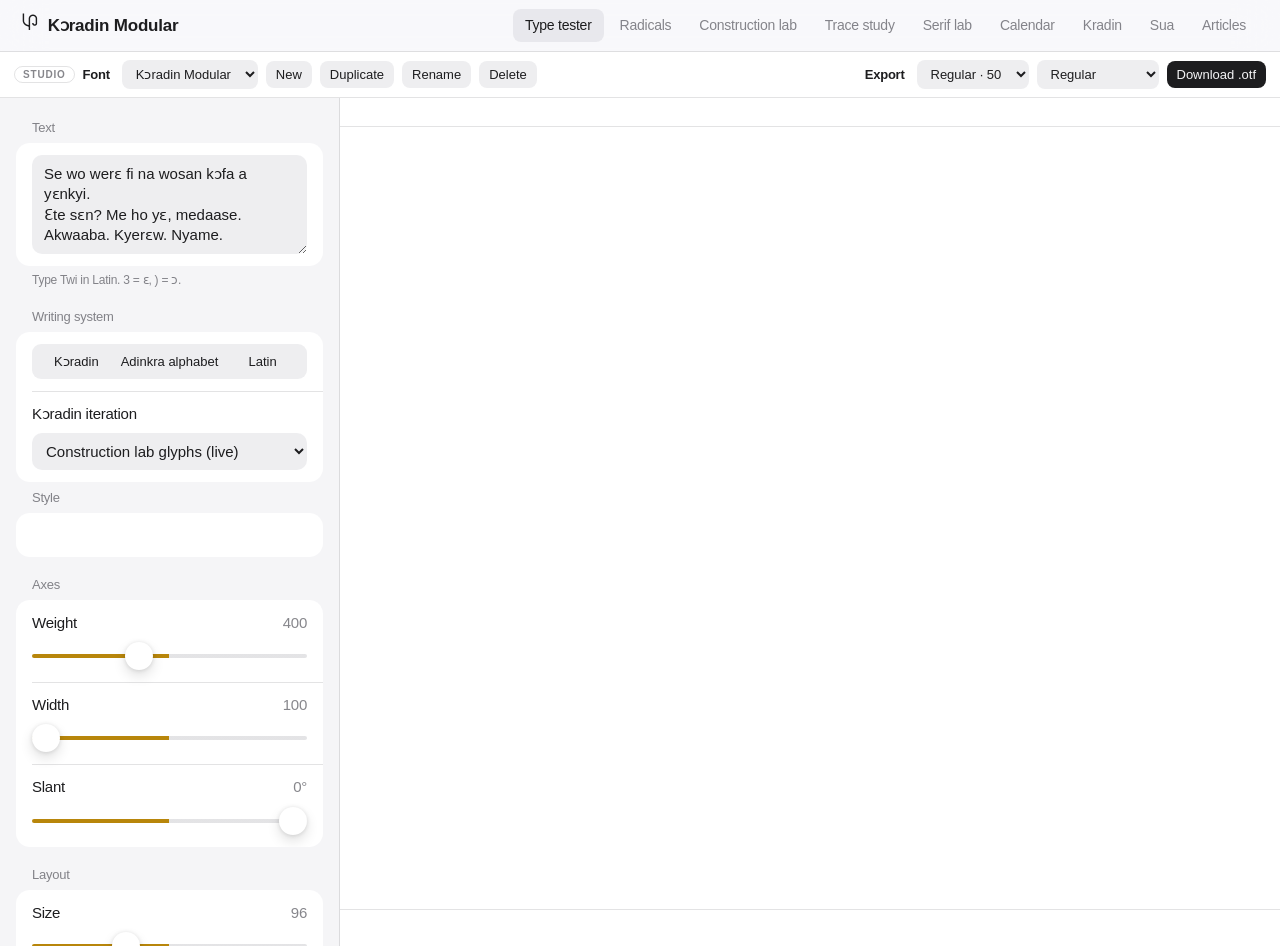
<file: index.html>
<!doctype html>
<html lang="en">
<head>
<meta charset="utf-8">
<meta name="viewport" content="width=device-width, initial-scale=1, viewport-fit=cover">
<meta name="color-scheme" content="light dark">
<title>Kɔradin Modular</title>
<meta name="description" content="Type Twi in Latin and see it in Kɔradin, the Adinkra alphabet or Adinkra symbols, with live weight, width and slant.">
<link rel="stylesheet" href="apple.css">
<style>
@font-face{font-family:"KM2-Regular";src:url(fonts/KoradinModular2-VF.woff2) format("woff2");font-display:block}
@font-face{font-family:"KM2-Rounded";src:url(fonts/KoradinModular2-Rounded-VF.woff2) format("woff2");font-display:block}
@font-face{font-family:"KM1-Regular";src:url(fonts/KoradinModular-Regular-VF.woff2) format("woff2");font-display:block}
@font-face{font-family:"KM1-Rounded";src:url(fonts/KoradinModular-Rounded-VF.woff2) format("woff2");font-display:block}
@font-face{font-family:"KM1-Serif";src:url(fonts/KoradinModular-Serif-VF.woff2) format("woff2");font-display:block}
@font-face{font-family:"KM1-Stencil";src:url(fonts/KoradinModular-Stencil-VF.woff2) format("woff2");font-display:block}
@font-face{font-family:"KDua";src:url(fonts/KoradinDua.woff2) format("woff2");font-display:block}
@font-face{font-family:"AAO";src:url(adinkra/fonts/AdinkraAlphabet.ttf) format("truetype");font-display:block}
.stage{min-height:calc(100vh - 52px);display:flex;flex-direction:column;background:var(--canvas);transition:background .3s,color .3s;color:var(--ink)}
.stage.inv{background:var(--ink);color:var(--canvas)}
.bar{display:flex;justify-content:space-between;align-items:center;gap:12px;padding:14px 28px;font-size:13px;color:var(--label2);border-bottom:.5px solid var(--sep)}
.stage.inv .bar{color:color-mix(in srgb,var(--canvas) 70%,transparent);border-color:color-mix(in srgb,var(--canvas) 20%,transparent)}
.sample [data-lat]{cursor:help}.sample [data-lat]:hover{background:color-mix(in srgb,var(--tint) 14%,transparent);border-radius:6px}
.sample{flex:1;padding:44px 28px;word-break:break-word;white-space:pre-wrap;font-feature-settings:"liga","calt";outline:none}
.latin{padding:14px 28px 22px;font-size:13px;color:var(--label2);white-space:pre-wrap;border-top:.5px solid var(--sep)}
.seg{width:100%}
#sys button{font-size:13px;padding:6px 2px}
.dl .btn{font-size:14px}
@media(max-width:600px){#sty{display:none}.bar{font-size:12px}}
@media(max-width:900px){.main{position:sticky;top:52px;z-index:5;box-shadow:0 .5px 0 var(--sep)}.stage{min-height:auto;max-height:44vh;overflow:auto;overscroll-behavior:contain}.sample{padding:18px 16px;min-height:24vh}.bar{padding:10px 16px}.latin{padding:10px 16px 16px}.glyphs{grid-template-columns:repeat(auto-fill,minmax(60px,1fr))}.glyphs .gg{font-size:30px}}
select.sel{width:100%;border:0;border-radius:10px;background:var(--fill);color:var(--label);font:15px var(--font);padding:9px 10px}
.styles{display:grid;grid-template-columns:repeat(4,1fr);gap:8px}
.styles button{appearance:none;border:0;cursor:pointer;background:var(--fill);border-radius:12px;padding:10px 4px 8px;display:flex;flex-direction:column;align-items:center;gap:2px}
.styles .g{font-size:28px;line-height:1.05;height:32px;font-feature-settings:"liga","calt"}
.styles .t{font-size:11px;color:var(--label2);white-space:nowrap;overflow:hidden;text-overflow:ellipsis;max-width:100%}
.styles .gs svg{height:32px;width:auto;display:block}
.stylelink{grid-column:1/-1;font-size:13px;padding:4px 2px}
.styles button[aria-checked="true"]{background:var(--tint);color:var(--tint-ink)}
.styles button[aria-checked="true"] .t{color:var(--tint-ink);opacity:.85}
.dl{display:flex;flex-wrap:wrap;gap:8px}
.glyphs{display:grid;grid-template-columns:repeat(auto-fill,minmax(76px,1fr));gap:1px;background:var(--sep);border-top:.5px solid var(--sep)}
.glyphs div{background:var(--canvas);text-align:center;padding:10px 2px 6px}
.stage.inv .glyphs div{background:var(--ink)}
.glyphs .gg{font-size:38px;line-height:1.15;font-feature-settings:"liga","calt"}
.glyphs .gl{font-size:10px;color:var(--label2)}
.row.dis{opacity:.35;pointer-events:none}
</style>
</head>
<body>
<nav class="nav">
  <a class="brand" href="index.html"><span class="k" data-lat="Kɔradin">kɔ</span><span class="bt">Kɔradin Modular</span></a>
  <div class="tabs"><a href="index.html" aria-current="page">Type tester</a><a href="radicals.html">Radicals</a><a href="lab.html">Construction lab</a><a href="trace.html">Trace study</a><a href="serif.html">Serif lab</a><a href="calendar.html">Calendar</a><a href="kradin.html">Kradin</a><a href="learn.html">Sua</a><a href="articles.html">Articles</a></div>
</nav>
<div class="shell">
  <aside class="side" aria-label="Controls">
    <p class="h-sec">Text</p>
    <div class="group"><div class="row col">
      <textarea id="txt" rows="4" spellcheck="false" aria-label="Text in Latin">Se wo werɛ fi na wosan kɔfa a yɛnkyi.
Ɛte sɛn? Me ho yɛ, medaase.
Akwaaba. Kyerɛw. Nyame.</textarea>
    </div></div>
    <p class="note">Type Twi in Latin. 3 = ɛ, ) = ɔ. <span id="det"></span></p>

    <p class="h-sec">Writing system</p>
    <div class="group"><div class="row col">
      <div class="seg" id="sys" role="radiogroup" aria-label="Writing system"><span class="thumb"></span>
        <button data-v="kradin">Kɔradin</button><button data-v="aalpha">Adinkra alphabet</button><button data-v="latin">Latin</button></div>
    </div>
    <div class="row col" id="r-kver"><div class="line"><span class="lbl">Kɔradin iteration</span></div>
      <select class="sel" id="kver">
        <option value="live">Construction lab glyphs (live)</option>
        <option value="km2">Modular 2 (9 Oct build)</option>
        <option value="km1">Modular 1: traced strokes</option>
        <option value="dua">Koradin Dua: the original</option>
        <optgroup label="Your exports" id="exports"></optgroup>
      </select>
</div>
    <div class="row col" id="r-aver" hidden><div class="line"><span class="lbl">Adinkra alphabet iteration</span></div>
      <select class="sel" id="aver">
        <option value="live">Modular, from the Construction lab (live)</option>
        <option value="aao">The original Adinkra Alphabet font</option>
        <optgroup label="Your exports" id="aexports"></optgroup>
      </select></div>
    <div class="row col" id="r-lver" hidden><div class="line"><span class="lbl">Latin font</span></div><select class="sel" id="lver"></select></div>
    <div class="row col" id="expctl" hidden><div class="dl"><button class="btn" id="delfont">Delete this font</button><span class="note" id="expinfo" style="padding:0"></span></div></div>
    
    </div>
    <p class="note" id="sysnote"></p>

    <div id="stylebox"><p class="h-sec">Style</p>
    <div class="group"><div class="row col"><div class="styles" id="styles" role="radiogroup" aria-label="Style"></div></div></div></div>

    <p class="h-sec">Axes</p>
    <div class="group">
      <div class="row col" id="r-wght"><div class="line"><span class="lbl">Weight</span><span class="val" id="o-wght">400</span></div><input id="wght" type="range" min="100" max="900" value="400" aria-label="Weight"></div>
      <div class="row col" id="r-wdth"><div class="line"><span class="lbl">Width</span><span class="val" id="o-wdth">100</span></div><input id="wdth" type="range" min="100" max="125" value="100" aria-label="Width"></div>
      <div class="row col" id="r-slnt"><div class="line"><span class="lbl">Slant</span><span class="val" id="o-slnt">0°</span></div><input id="slnt" type="range" min="-10" max="0" step="0.5" value="0" aria-label="Slant"></div>
    </div>

    <p class="h-sec">Layout</p>
    <div class="group">
      <div class="row col"><div class="line"><span class="lbl">Size</span><span class="val" id="o-size">96</span></div><input id="size" type="range" min="18" max="260" value="96" aria-label="Size"></div>
      <div class="row col"><div class="line"><span class="lbl">Leading</span><span class="val" id="o-lead">1.3</span></div><input id="lead" type="range" min="0.8" max="2.2" step="0.05" value="1.3" aria-label="Leading"></div>
      <div class="row"><span class="lbl">Dark canvas</span><label class="switch"><input type="checkbox" id="inv"><span></span></label></div>
      <div class="row"><span class="lbl">Latin line</span><label class="switch"><input type="checkbox" id="lat" checked><span></span></label></div>
      <div class="row"><span class="lbl">Glyph set</span><label class="switch"><input type="checkbox" id="grid"><span></span></label></div>
    </div>

    <p class="h-sec">Download</p>
    <div class="group"><div class="row col"><div class="dl" id="dl"></div></div></div>
    <p class="note">Kɔradin is a proposed script for the Asante Twi dialect of Akan. Modular 2 is drawn stroke by stroke in the Construction lab; every sign shares one stroke width, cut flat where it meets the baseline or the top.</p>
  </aside>

  <main class="main">
    <section class="stage" id="stage" aria-label="Specimen">
      <div class="bar"><span id="axes"></span><span id="sty"></span></div>
      <div class="sample" id="sample" lang="tw"></div>
      <div class="latin" id="latin"></div>
      <div class="glyphs" id="glyphs" hidden></div>
    </section>
  </main>
</div>
<script src="twi.js"></script>
<script src="stroke.js"></script>
<script src="kr.js"></script>
<script src="kfont.js"></script>
<script src="styles.js"></script>
<script src="vendor/opentype.min.js"></script>
<script src="vendor/polygon-clipping.umd.min.js"></script>
<script>
const $=id=>document.getElementById(id);
const esc=t=>String(t).replace(/[&<>"]/g,c=>({"&":"&amp;","<":"&lt;",">":"&gt;",'"':"&quot;"})[c]);
const FONTS={
  km2:{name:"Kɔradin Modular 2",styles:["Regular","Rounded"],fam:s=>"KM2-"+s,axes:["wght","wdth","slnt"],dl:[["dl/KoradinModular2.zip","Modular 2 (variable + statics)"]]},
  km1:{name:"Kɔradin Modular 1",styles:["Regular","Rounded","Serif","Stencil"],fam:s=>"KM1-"+s,axes:["wght","wdth","slnt"],dl:[["dl/KoradinModular-All.zip","Modular 1 (all styles)"]]},
  dua:{name:"Koradin Dua",styles:[],fam:()=>"KDua",axes:[],dl:[]},
  aao:{name:"Adinkra Alphabet",styles:[],fam:()=>"AAO",axes:[],dl:[]},
  lat:{name:"Latin, Twi letters only",styles:[],fam:()=>"var(--font)",axes:[],dl:[]}};
// the redrawn Latin fonts (static .otf built from the stroke data by gen/buildotf.py)
const DRAWN={franklin:["Franklin Modular","FranklinModular"],eckmann:["Eckmann Modular","EckmannModular"],auriol:["Auriol Modular","AuriolModular"],bocklin:["Böcklin Modular","BoecklinModular"]};
for(const [id,[nm,file]] of Object.entries(DRAWN)){FONTS["otf:"+id]={name:nm+" (drawn)",styles:[],fam:()=>"LT-"+file,axes:[],dl:[["fonts/latin/"+file+"-Regular.otf",nm+" .otf"]]};
  const st_=document.createElement("style");st_.textContent=`@font-face{font-family:"LT-${file}";src:url(fonts/latin/${file}-Regular.woff2) format("woff2");font-display:block}`;document.head.append(st_)}
const NOTE={kradin:"Each syllable is one sign. Ligatures draw it from the Latin you type.",
  aalpha:"One sign per letter (Adinkra Alphabet font). ɛ and ɔ use its E and O.",
  latin:"Only the 22 letters of the Twi alphabet; loan letters are respelled (c → k, j → gy, v → f, z → s)."};
const st={sys:"kradin",kver:"live",aver:"live",lver:"sys",style:"Regular",wght:400,wdth:100,slnt:0,size:96,lead:1.3};
try{Object.assign(st,JSON.parse(localStorage.getItem("tt")||"{}"))}catch(e){}
if(!["kradin","aalpha","latin"].includes(st.sys))st.sys="kradin";
if(matchMedia('(max-width:900px)').matches){st.size=Math.min(st.size,48)}
// exported fonts (built in the Construction lab), generated here at the current weight, width and slant
const isExp=k=>k&&k.startsWith("f");
const isGen=k=>k==="live"||isExp(k);
// the script in use: Kɔradin (KR) or the Adinkra alphabet (KRA), each with live glyphs and exports
const AL=()=>st.sys==="aalpha";
const LT=()=>st.sys==="latin";
const KK=()=>LT()?KRL(st.lver):AL()?KRA:KR;
const ver=()=>LT()?"live":AL()?st.aver:st.kver;
const setVer=v=>{if(LT()){if(v==="live")return;st.lver="sys"}else if(AL())st.aver=v;else st.kver=v};
const genOn=()=>(st.sys==="kradin"&&isGen(st.kver))||(AL()&&isGen(st.aver))||(LT()&&st.lver!=="sys"&&!st.lver.startsWith("otf:"));
function exportsList(){return KK().fonts()}
function fillExports(){
  const opt=f=>`<option value="${f.id}">${esc(f.name)}${f.test?" (test)":""}</option>`;
  const L=KR.fonts();$("exports").innerHTML=L.map(opt).join("");$("exports").hidden=!L.length;
  const A=KRA.fonts();$("aexports").innerHTML=A.map(opt).join("");$("aexports").hidden=!A.length}
let built={key:"",fam:""},buildTimer=null;
const snapCache={};
function snapFor(k){const K=KK();if(k==="live"){return snapCache[K.SCRIPT]||(snapCache[K.SCRIPT]=K.snapshot())}const f=K.fonts().find(x=>x.id===k);return f?f.glyphs:null}
async function ensureExport(){
  const g=snapFor(ver()); if(!g){setVer("live");return ensureExport()}
  const W=22+(st.wght-100)/800*76, key=[st.sys,ver(),W.toFixed(1),st.wdth,st.slnt,st.style].join("|");
  if(built.key===key)return built.fam;
  const fam="KX-"+st.sys+"-"+ver()+"-"+(++built.n||(built.n=1));
  const so=styleObj(st.style);
  await KK().fontFace(g,W,st.wdth,st.slnt,fam,so.P?so:so.id);
  built={key,fam,n:built.n}; return fam;
}
const fontKey=()=>st.sys==="kradin"?st.kver:st.sys==="aalpha"?"aao":st.lver.startsWith("otf:")?st.lver:"lat";
function convert(raw){
  if(st.sys==="kradin")return isGen(st.kver)?KR.shape(raw,new Set(Object.keys(snapFor(st.kver)||{})),built.fam):TwiScript.toKradin(raw);
  if(st.sys==="aalpha")return isGen(st.aver)?TwiScript.twiLatin(raw):TwiScript.toAdinkra(raw);
  return TwiScript.twiLatin(raw);
}
function segThumb(el){const b=el.querySelector('[aria-checked="true"]'),t=el.querySelector(".thumb");if(b&&t){t.style.width=b.offsetWidth+"px";t.style.transform=`translateX(${b.offsetLeft-2}px)`}}
document.querySelectorAll("#sys button").forEach(b=>{b.setAttribute("role","radio");b.onclick=()=>{st.sys=b.dataset.v;render()}});
$("kver").onchange=e=>{st.kver=e.target.value;render()};
$("aver").onchange=e=>{st.aver=e.target.value;render()};
$("lver").onchange=e=>{st.lver=e.target.value;render()};
$("lver").innerHTML=`<option value="sys">Twi letters, system font</option><optgroup label="Drawn fonts (.otf)">`+Object.entries(DRAWN).map(([id,[nm]])=>`<option value="otf:${id}">${nm}</option>`).join("")+`</optgroup><optgroup label="Stroke fonts (live, editable in the lab)">`+KR_SCRIPTS.filter(s=>s.id.startsWith("latin:")).map(s=>`<option value="${s.id.slice(6)}"${s.pending?" disabled":""}>${s.name} modular${s.pending?" (needs reference font)":" (live)"}</option>`).join("")+`</optgroup>`;
// generated fonts take any style: Regular, Tapered, the rule presets and the styles saved in the Serif lab
const GSTY=()=>KST.all();
const styleObj=id=>GSTY().find(s=>s.id===id)||GSTY()[0];
const legacy={Regular:"regular",Tapered:"tapered"};
function styleThumb(s,key){
  const g=snapFor(ver()); key=AL()||LT()?"a":key; const strokes=g&&(g[key]||g["kɔ"]||g[Object.keys(g)[0]]); if(!strokes)return "";
  const W=70, polys=s.P?KST.glyph(strokes,W,null,s.P,(s.ov||{})[key]):strokes.map(x=>(s.id==="tapered"?KS.polygonTapered:KS.polygon)(x,W));
  let x0=1e9,x1=-1e9;polys.forEach(p=>p.forEach(([x])=>{x0=Math.min(x0,x);x1=Math.max(x1,x)}));
  return `<svg viewBox="${x0-40} -140 ${x1-x0+80} 980" aria-hidden="true"><path transform="translate(0,700) scale(1,-1)" fill="currentColor" d="${KST.svgPath(polys)}"/></svg>`;
}
$("delfont").onclick=()=>{const f=exportsList().find(x=>x.id===ver());if(f&&confirm(`Delete "${f.name}"? This can't be undone.`)){KK().deleteFont(f.id);setVer("live");fillExports();render()}};
const ON=["","p","b","t","d","k","g","kp","gb","ky","gy","f","s","h","hy","m","n","ny","w","y","r","l","tw","dw","hw"],VW=["a","e","ɛ","i","o","ɔ","u"];
const TWI=["a","b","d","e","ɛ","f","g","h","i","k","l","m","n","o","ɔ","p","r","s","t","u","w","y"];
function glyphSet(){
  const items=st.sys==="kradin"?ON.flatMap(o=>VW.map(v=>o+v)):TWI;
  $("glyphs").innerHTML=items.map(t=>`<div><div class="gg">${convert(t)}</div><div class="gl">${t}</div></div>`).join("");
}
async function render(){
  const exp=genOn();
  const F=exp?{name:ver()==="live"?(LT()?(KR_SCRIPTS.find(x=>x.id==="latin:"+st.lver)||{}).name+" modular":AL()?"Adinkra Alphabet Modular":"Construction lab glyphs"):(exportsList().find(x=>x.id===ver())||{}).name||"Export",styles:LT()?[]:GSTY().map(s=>s.id),gen:true,axes:["wght","wdth","slnt"],dl:[]}:FONTS[fontKey()];
  if(exp&&legacy[st.style])st.style=legacy[st.style];
  if(!exp&&!F.styles.includes(st.style))st.style=F.styles[0]||"";
  if(exp&&!F.styles.includes(st.style))st.style="regular";
  let fam=exp?null:F.fam(st.style);
  if(exp){await KR.fontmap();if(LT())await KK().load();fam=await ensureExport()||F.fam}
  const raw=$("txt").value,conv=convert(raw),s=$("sample");
  // every word carries its Latin Twi: hover or tap it for the bubble
  if(st.sys==="latin")s.textContent=conv;
  else s.innerHTML=raw.split(/(\s+)/).map(t=>!t.trim()?esc(t):`<span data-lat="${esc(TwiScript.twiLatin(t))}">${esc(convert(t))}</span>`).join("");
  $("latin").textContent=TwiScript.twiLatin(raw);
  const fv=!exp&&F.axes.length?F.axes.map(a=>`"${a}" ${st[a]}`).join(", "):"normal";
  for(const el of [s,$("glyphs")]){el.style.fontFamily=fam.startsWith("var")?fam:`"${fam}", var(--font)`;el.style.fontVariationSettings=fv}
  s.style.fontSize=st.size+"px"; s.style.lineHeight=st.lead;
  document.querySelectorAll("#sys button").forEach(b=>b.setAttribute("aria-checked",b.dataset.v===st.sys)); segThumb($("sys"));
  $("r-kver").hidden=st.sys!=="kradin"; $("kver").value=st.kver;
  $("r-aver").hidden=!AL(); $("aver").value=st.aver;
  $("r-lver").hidden=!LT(); $("lver").value=st.lver;
  $("expctl").hidden=!(exp&&isExp(ver()));
  if(exp){const f=exportsList().find(x=>x.id===ver());$("expinfo").textContent=f?`Exported ${new Date(f.date).toLocaleString()}${f.test?" · test build":""}`:""}
  $("sysnote").textContent=AL()&&exp?"One sign per letter, rebuilt from strokes twice as tall as wide. Draw and approve it in the Construction lab (Adinkra alphabet).":NOTE[st.sys];
  $("stylebox").hidden=!F.styles.length;
  $("styles").innerHTML=F.gen?GSTY().map(s=>`<button role="radio" aria-checked="${s.id===st.style}" data-v="${s.id}" title="${esc(s.name)}"><span class="g gs">${styleThumb(s,AL()||LT()?"a":"kɔ")}</span><span class="t">${esc(s.name)}${s.mine?" ✎":""}</span></button>`).join("")+`<a class="stylelink" href="serif.html">Make a style in the Serif lab →</a>`
    :F.styles.map(n=>`<button role="radio" aria-checked="${n===st.style}" data-v="${n}"><span class="g" style="font-family:'${F.fam(n)}'">kɔ</span><span class="t">${n}</span></button>`).join("");
  $("styles").querySelectorAll("button").forEach(b=>b.onclick=()=>{st.style=b.dataset.v;render()});
  for(const a of ["wght","wdth","slnt"]){$("r-"+a).classList.toggle("dis",!F.axes.includes(a))}
  $("axes").textContent=F.axes.length?`Weight ${st.wght} · Width ${st.wdth} · Slant ${st.slnt}°`:"Static font";
  $("sty").textContent=F.name+(F.styles.length?" "+(F.gen?styleObj(st.style).name:st.style):"");
  $("dl").innerHTML=F.dl.map(([h,t],i)=>`<a class="btn${i?"":" fill"}" href="${h}" download>${t}</a>`).join("")+`<a class="btn" href="dl/twi-script-extension.zip" download>Browser extension</a>`;
  const d=TwiScript.detect(raw); $("det").textContent=d.n?(d.isTwi?"Twi detected.":"Not detected as Twi."):"";
  if(!$("glyphs").hidden)glyphSet();
  document.querySelectorAll("input[type=range]").forEach(el=>el.style.setProperty("--p",(el.value-el.min)/(el.max-el.min)*100+"%"));
  try{localStorage.setItem("tt",JSON.stringify(st))}catch(e){}
}
const later=()=>{clearTimeout(buildTimer);buildTimer=setTimeout(render,genOn()?120:0)};
for(const k of ["wght","wdth","slnt","size","lead"]){$(k).value=st[k];$("o-"+k).textContent=k==="slnt"?st[k]+"°":st[k];
  $(k).addEventListener("input",e=>{st[k]=+e.target.value;$("o-"+k).textContent=k==="slnt"?st[k]+"°":st[k];later()})}
$("txt").addEventListener("input",later);
$("inv").onchange=e=>$("stage").classList.toggle("inv",e.target.checked);
$("lat").onchange=e=>$("latin").hidden=!e.target.checked;
$("grid").onchange=e=>{$("glyphs").hidden=!e.target.checked;render()};
addEventListener("resize",()=>segThumb($("sys")));
document.fonts.ready.then(()=>segThumb($("sys")));
Promise.all([KR.load(),KRA.load()]).then(()=>{fillExports();
  if(location.hash==="#font=latest"){const L=KR.fonts();if(L.length){st.sys="kradin";st.kver=L[L.length-1].id}history.replaceState(null,"",location.pathname)}
  if(location.hash.startsWith("#latfont=")){st.sys="latin";st.lver=location.hash.slice(9);history.replaceState(null,"",location.pathname)}
  if(location.hash==="#adfont=latest"){const L=KRA.fonts();if(L.length){st.sys="aalpha";st.aver=L[L.length-1].id}history.replaceState(null,"",location.pathname)}
  render()});
</script>
<script src="studio.js"></script>
</body>
</html>
</file>
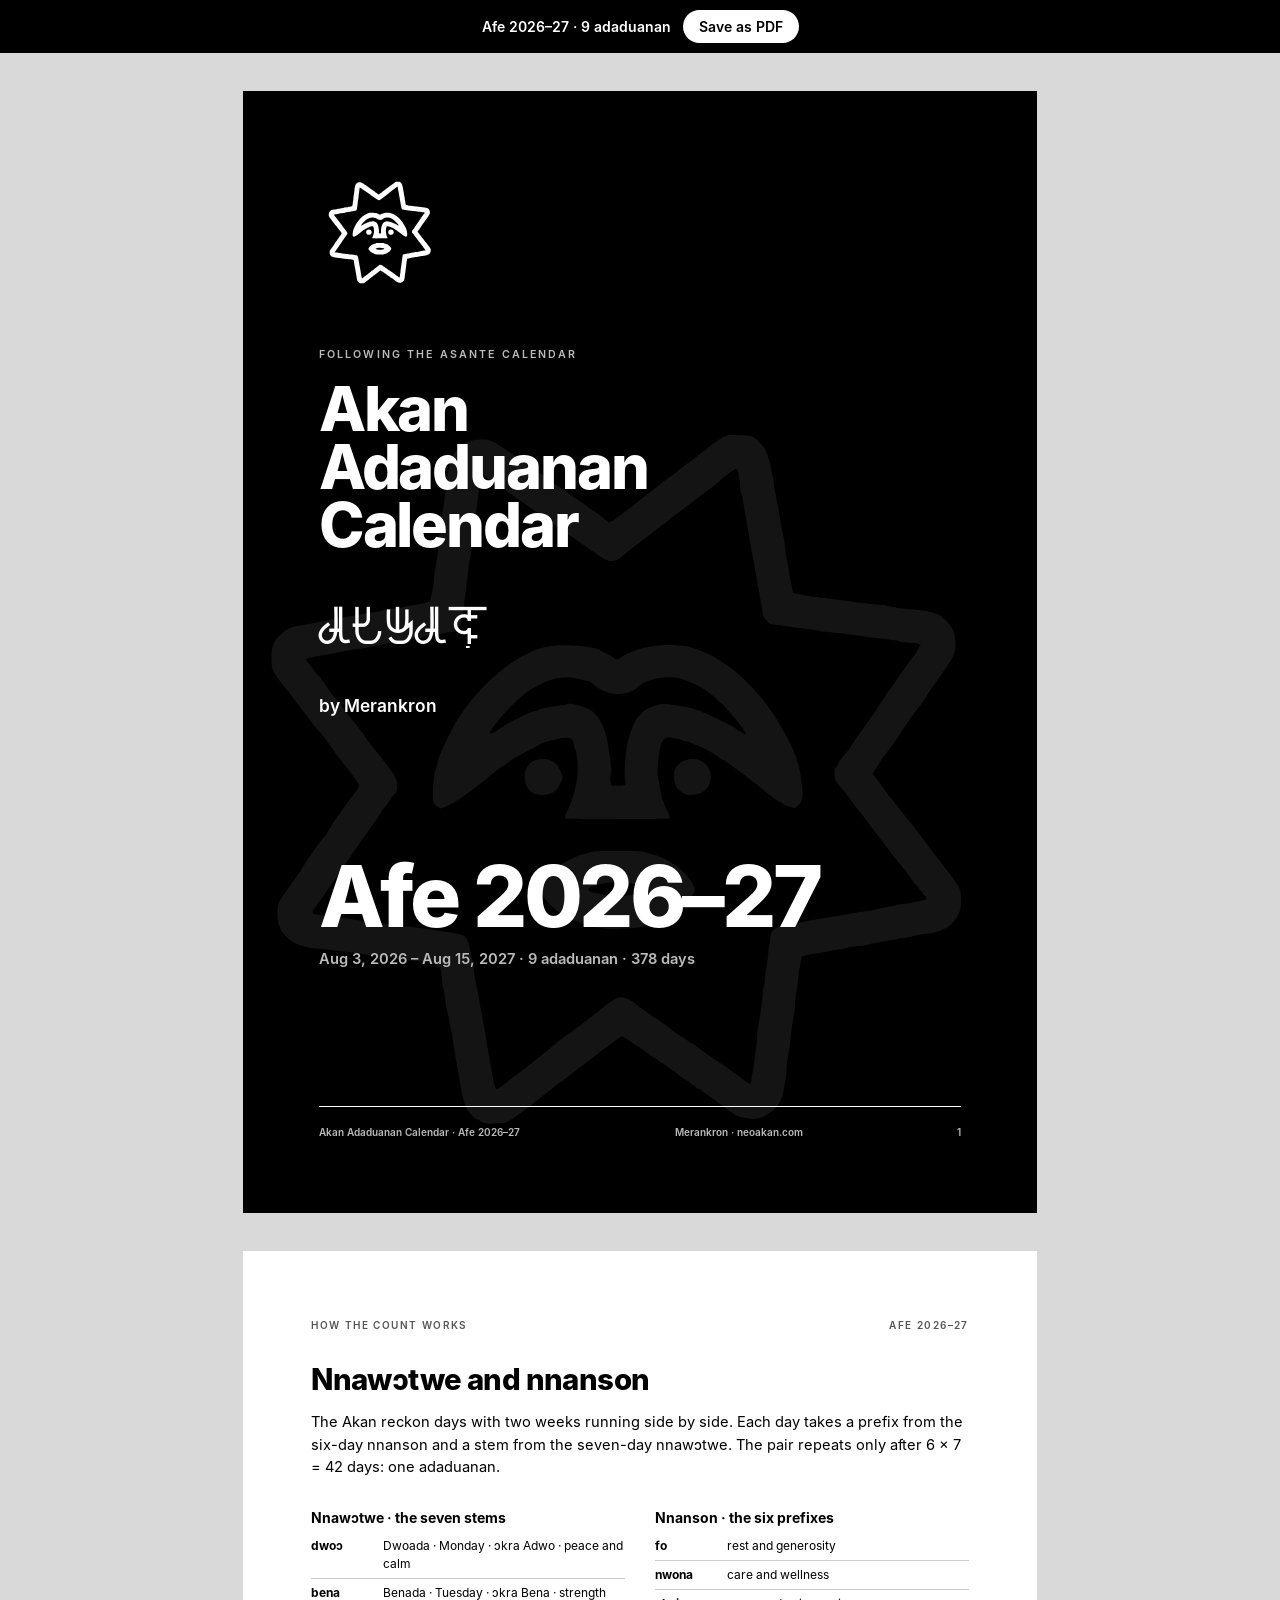
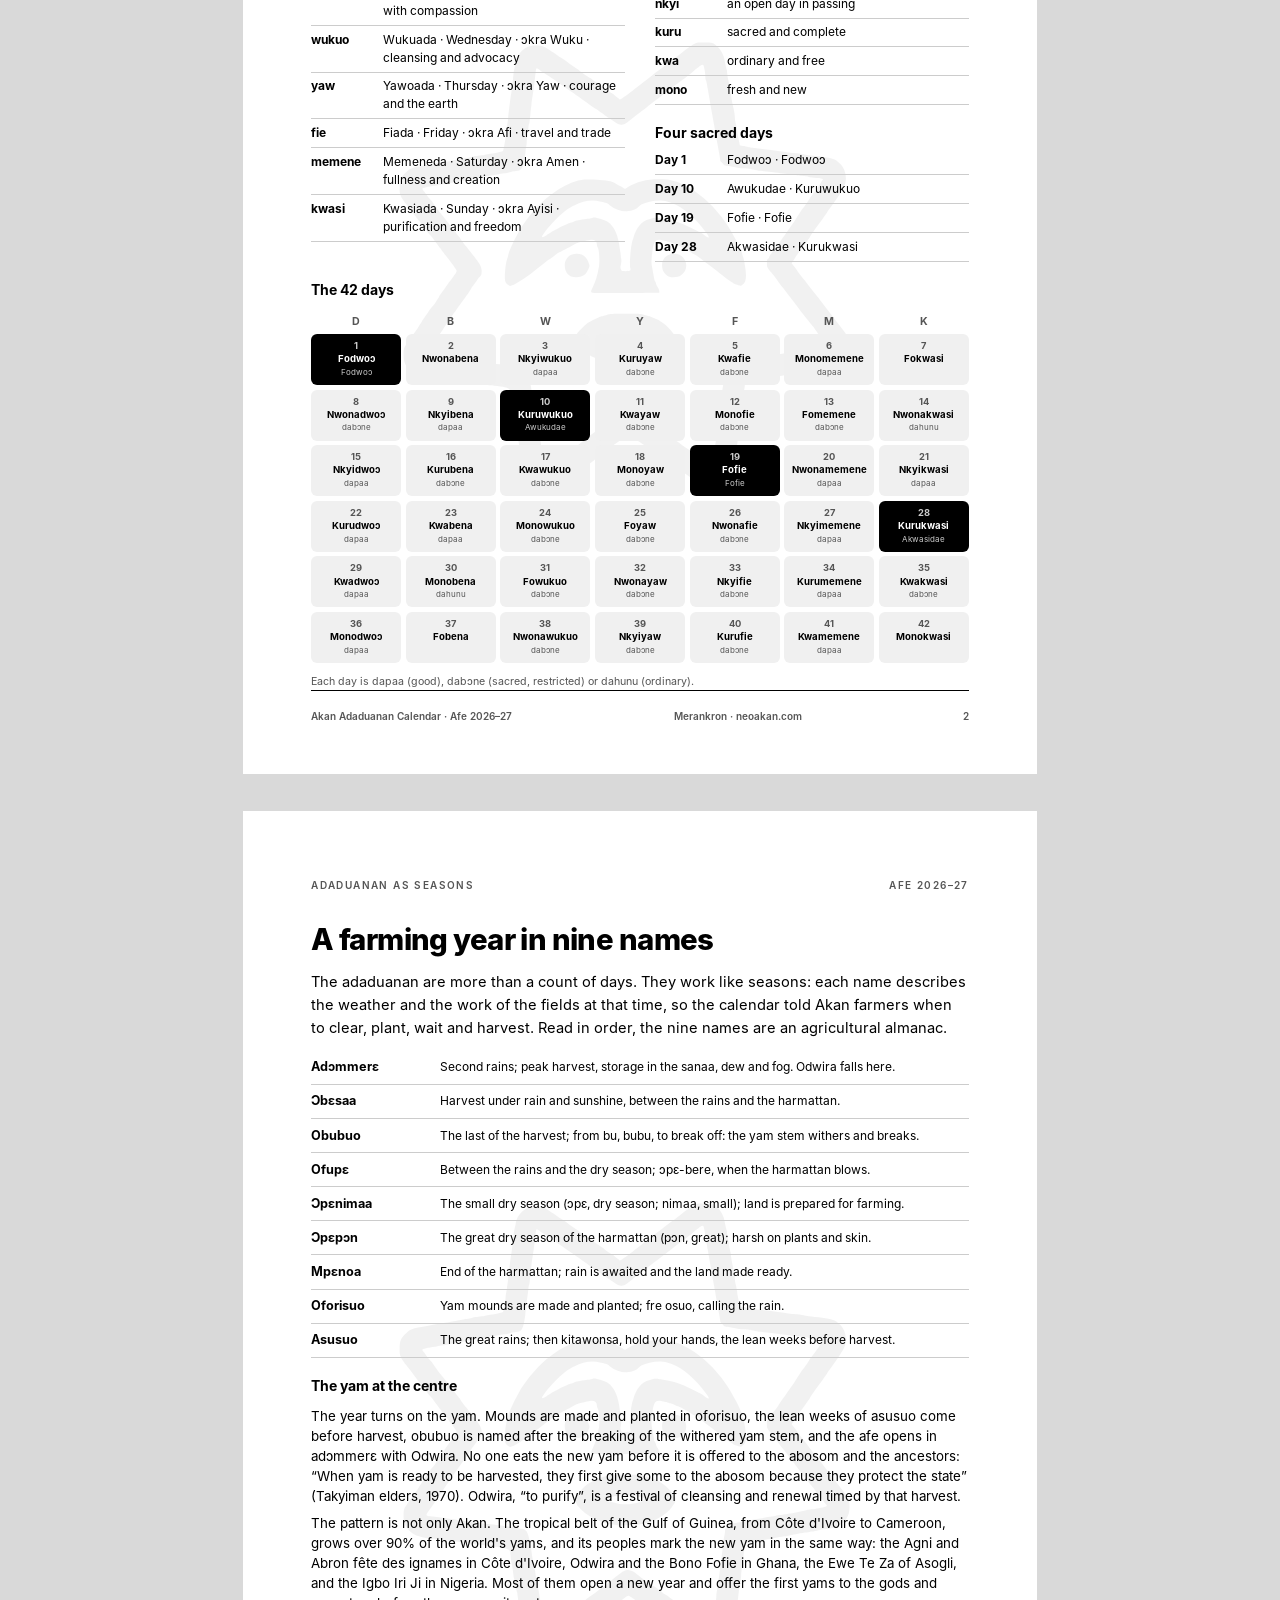
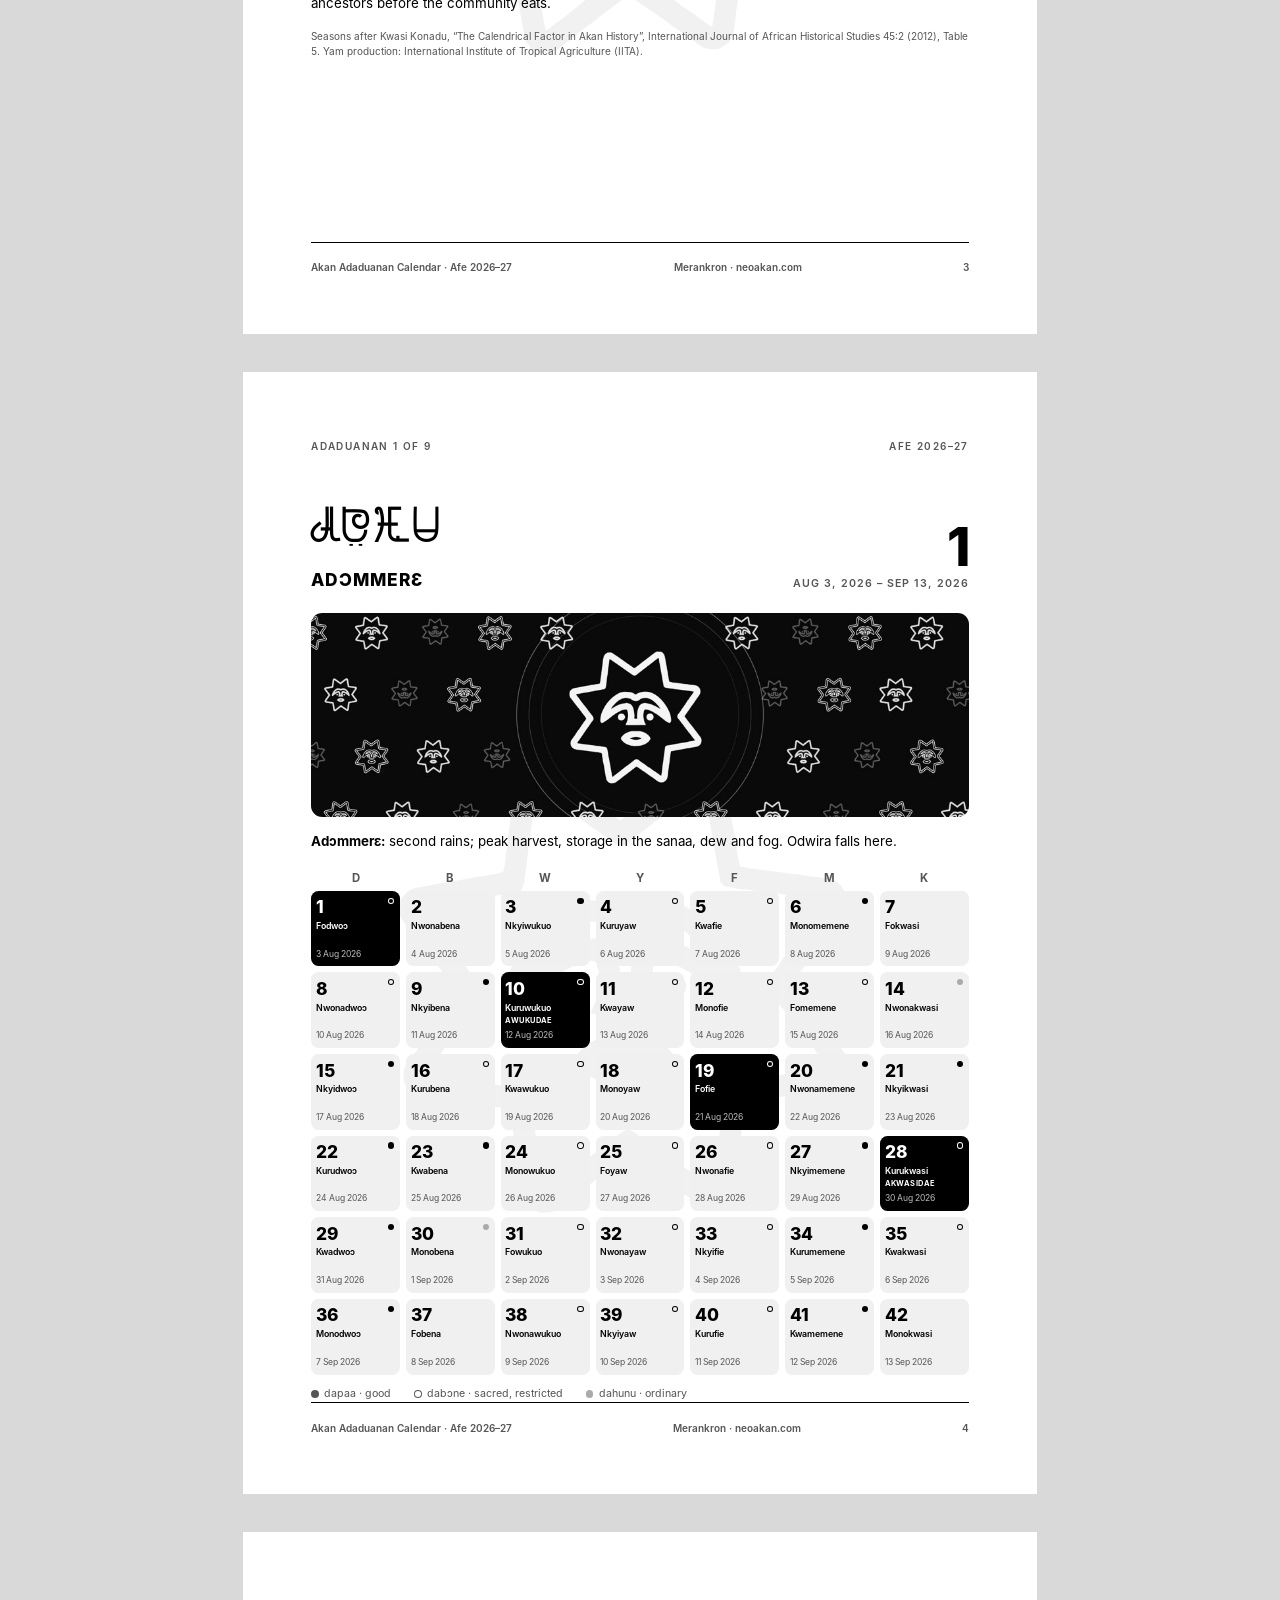
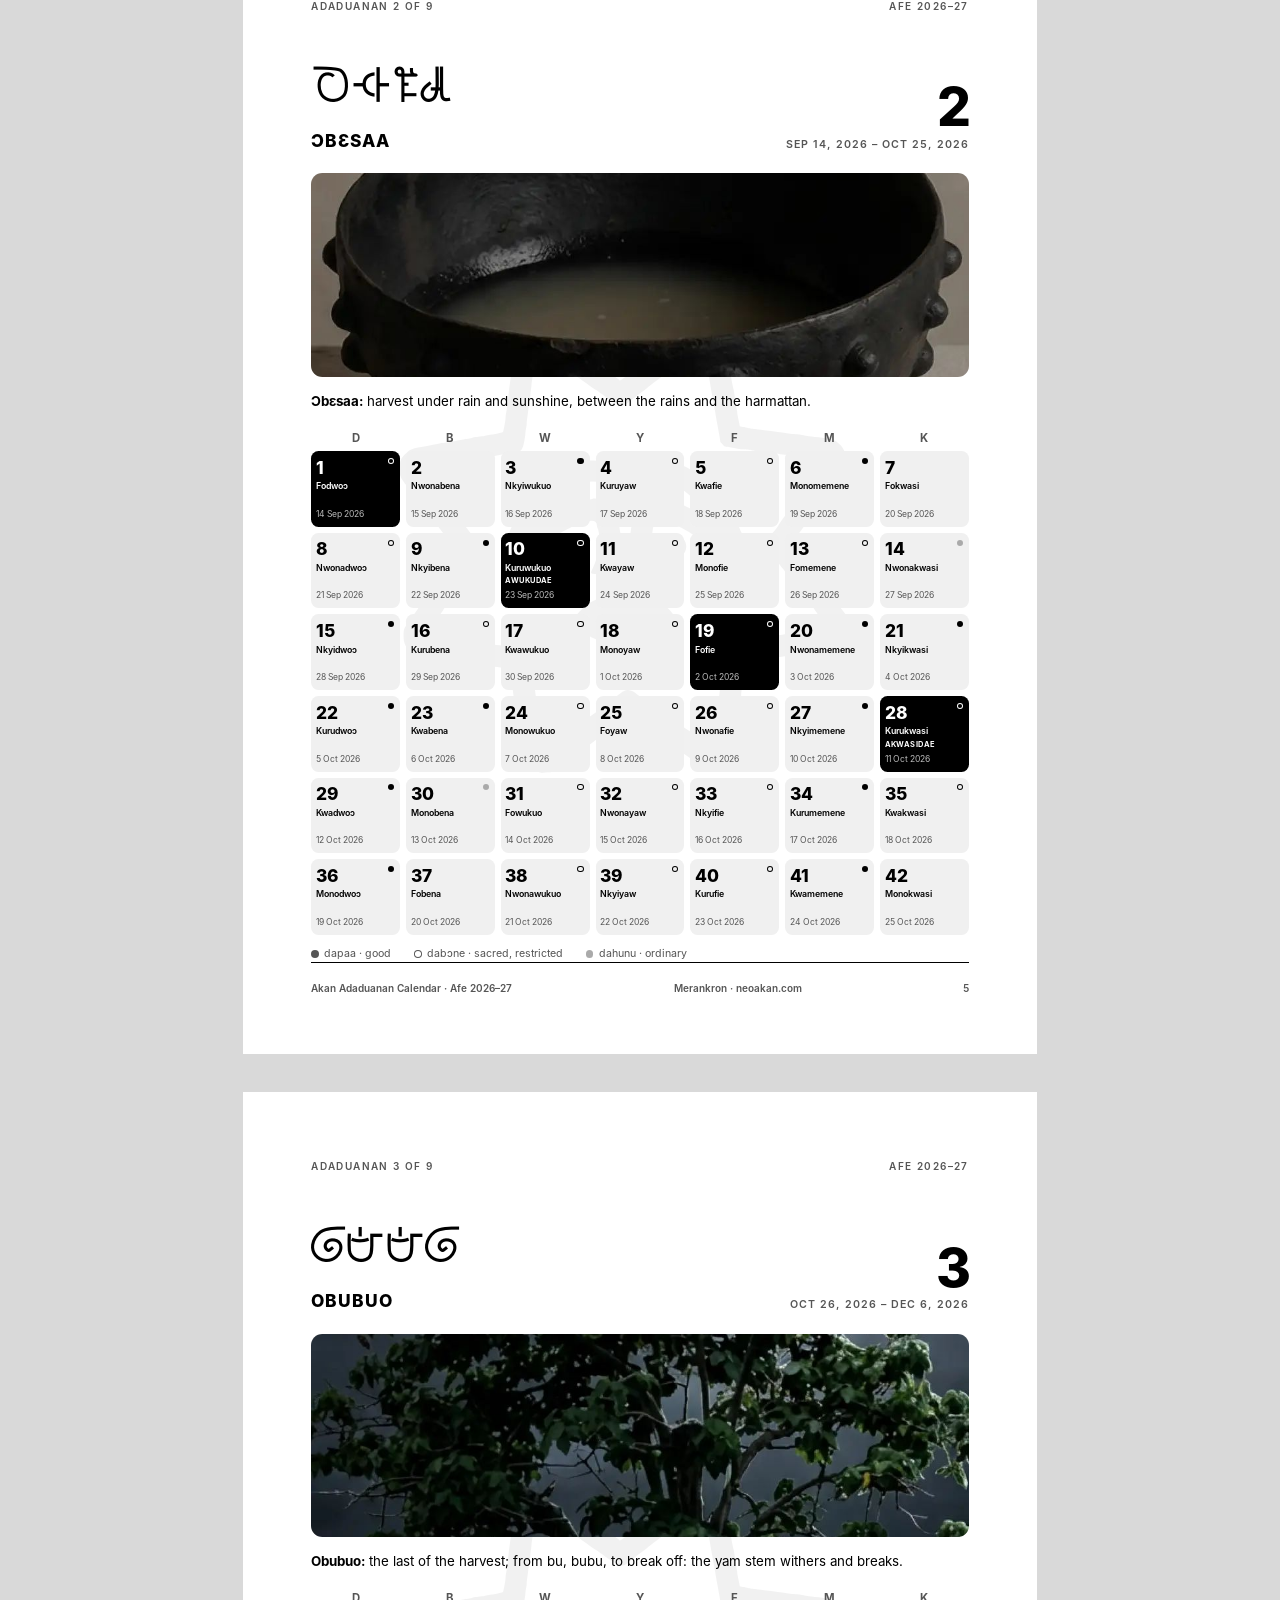
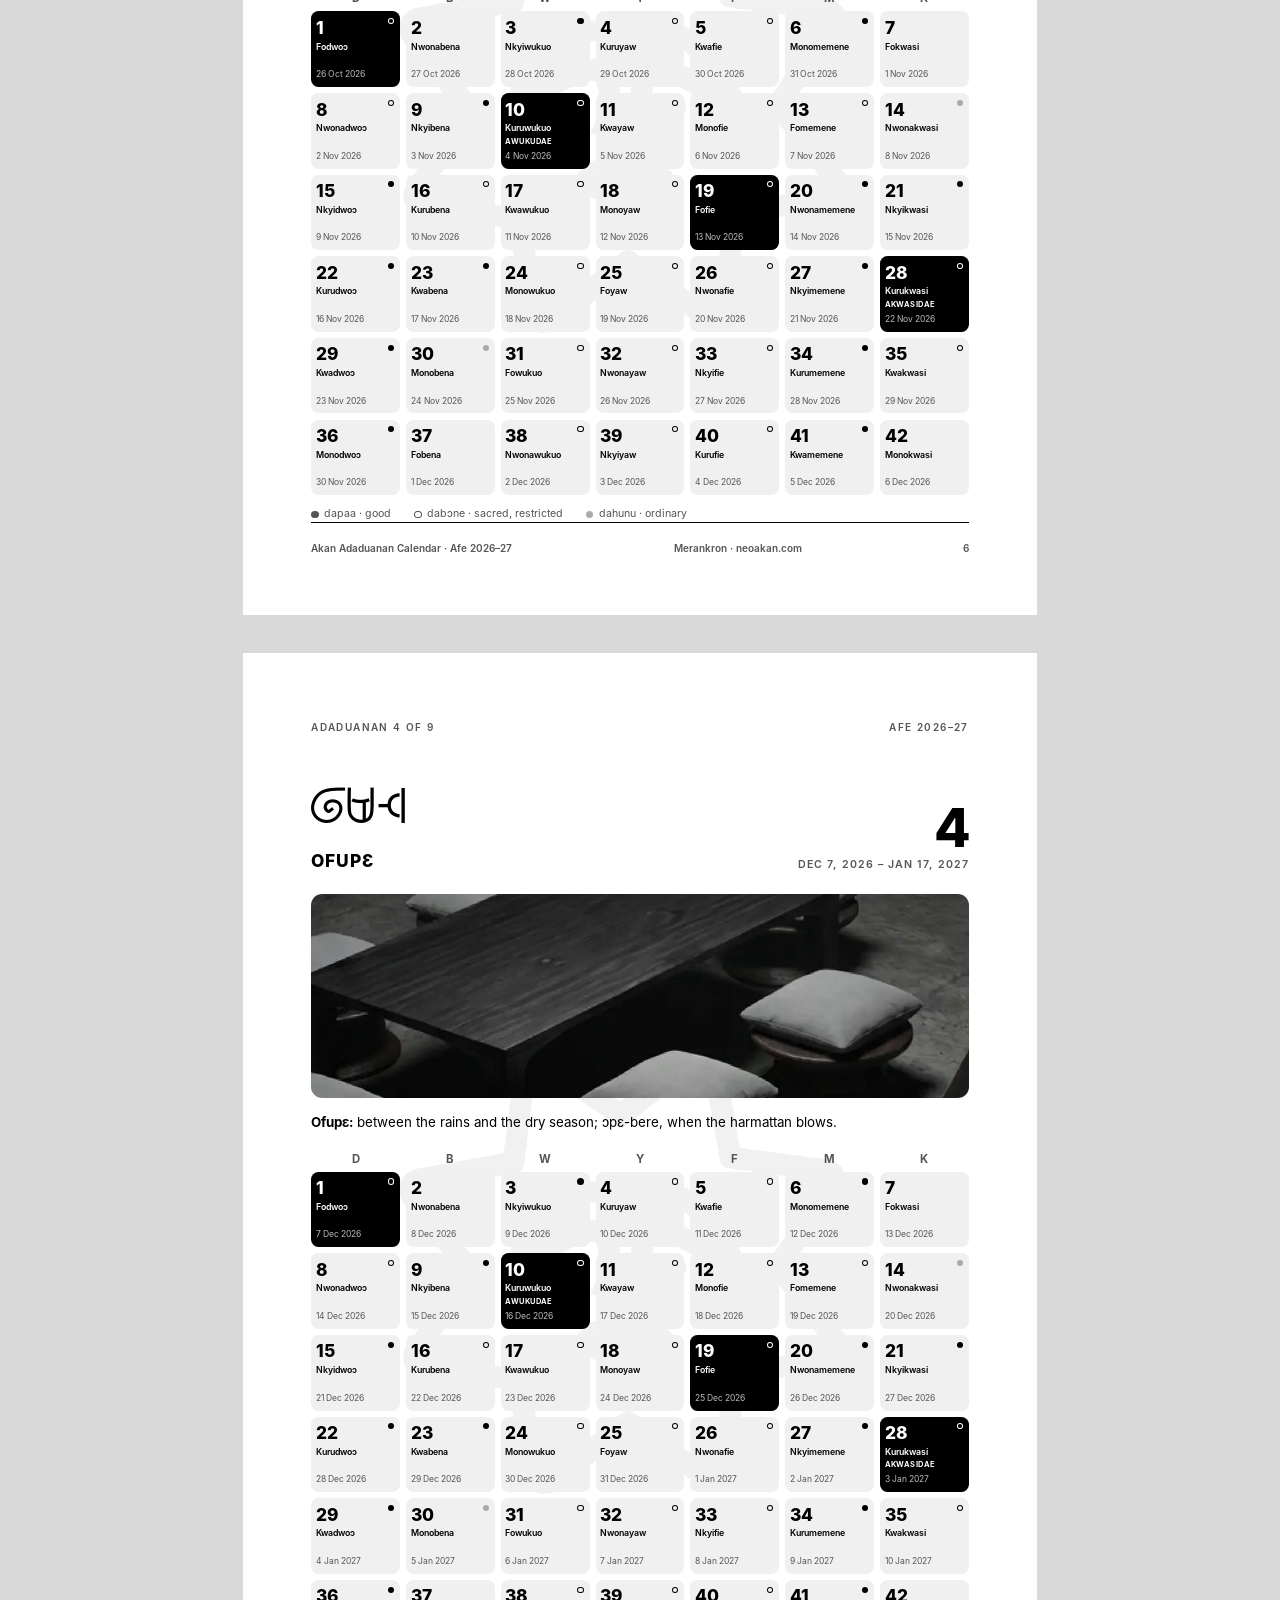
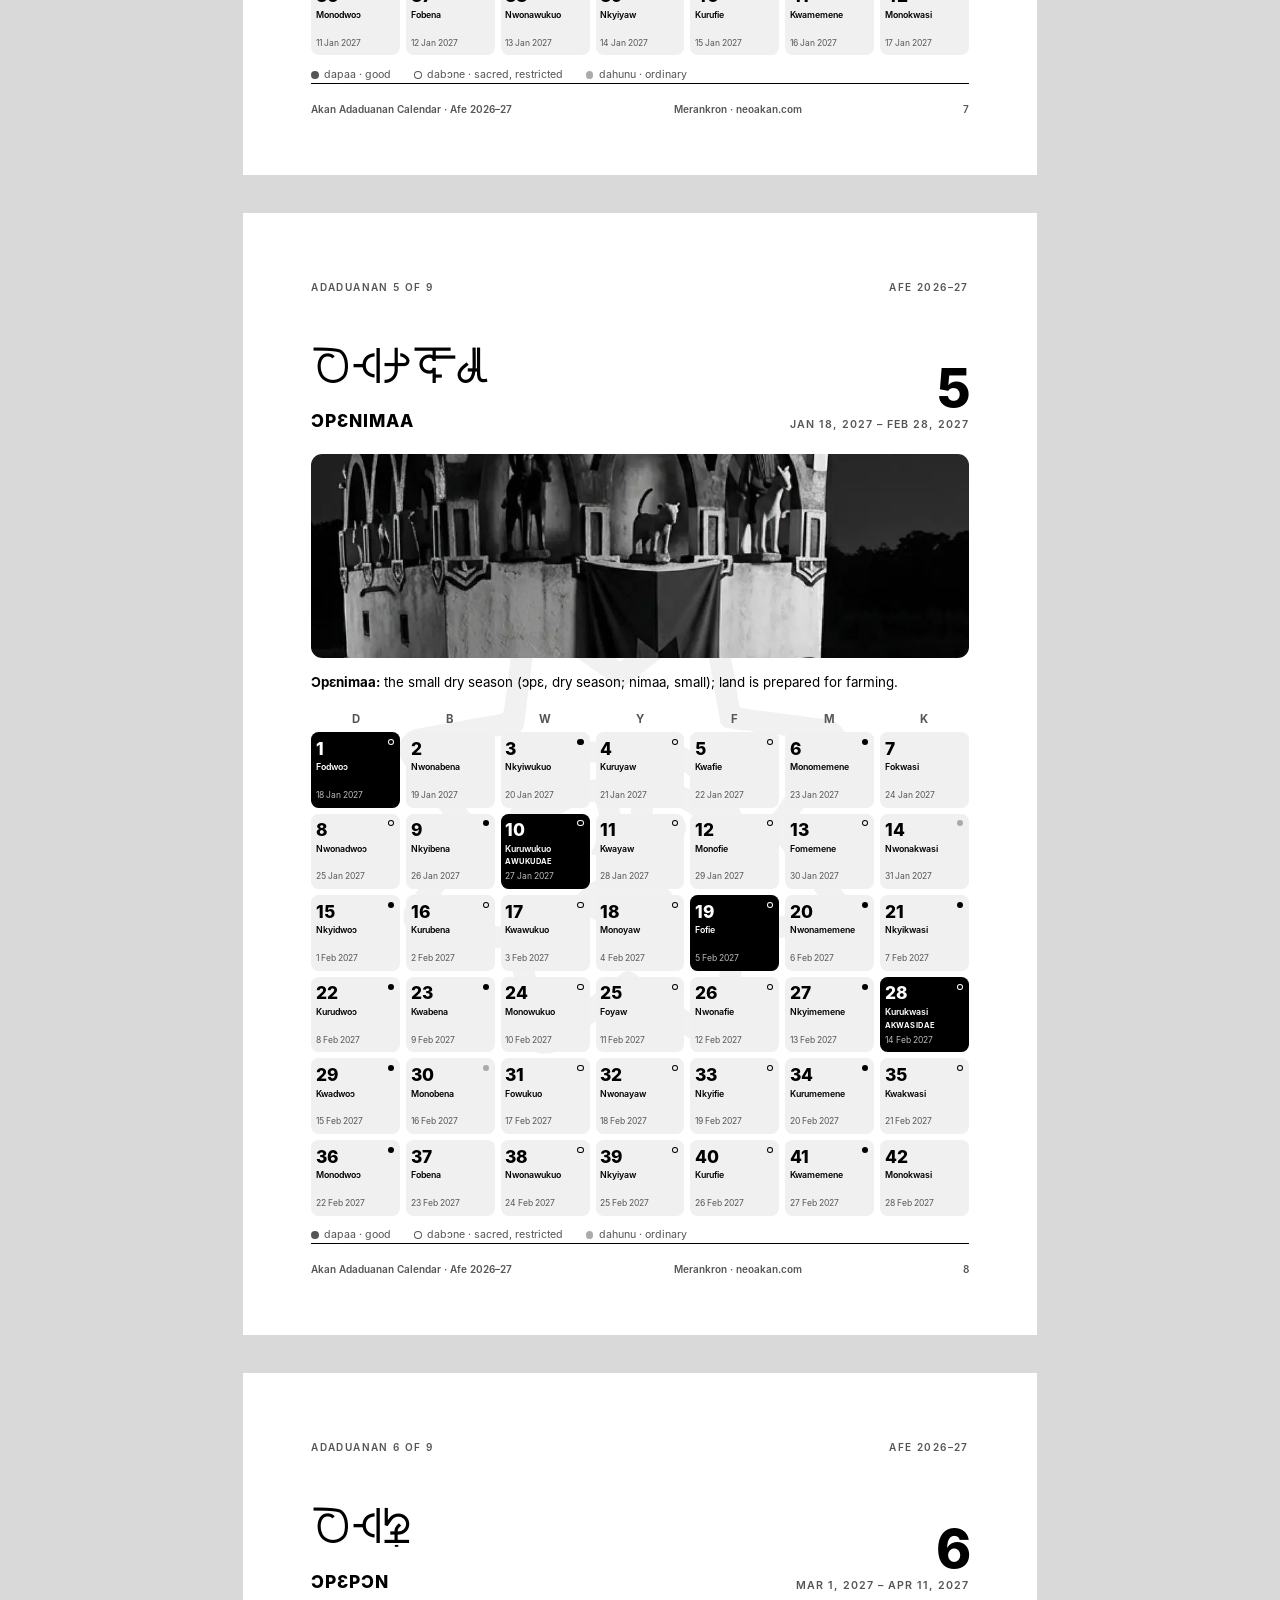
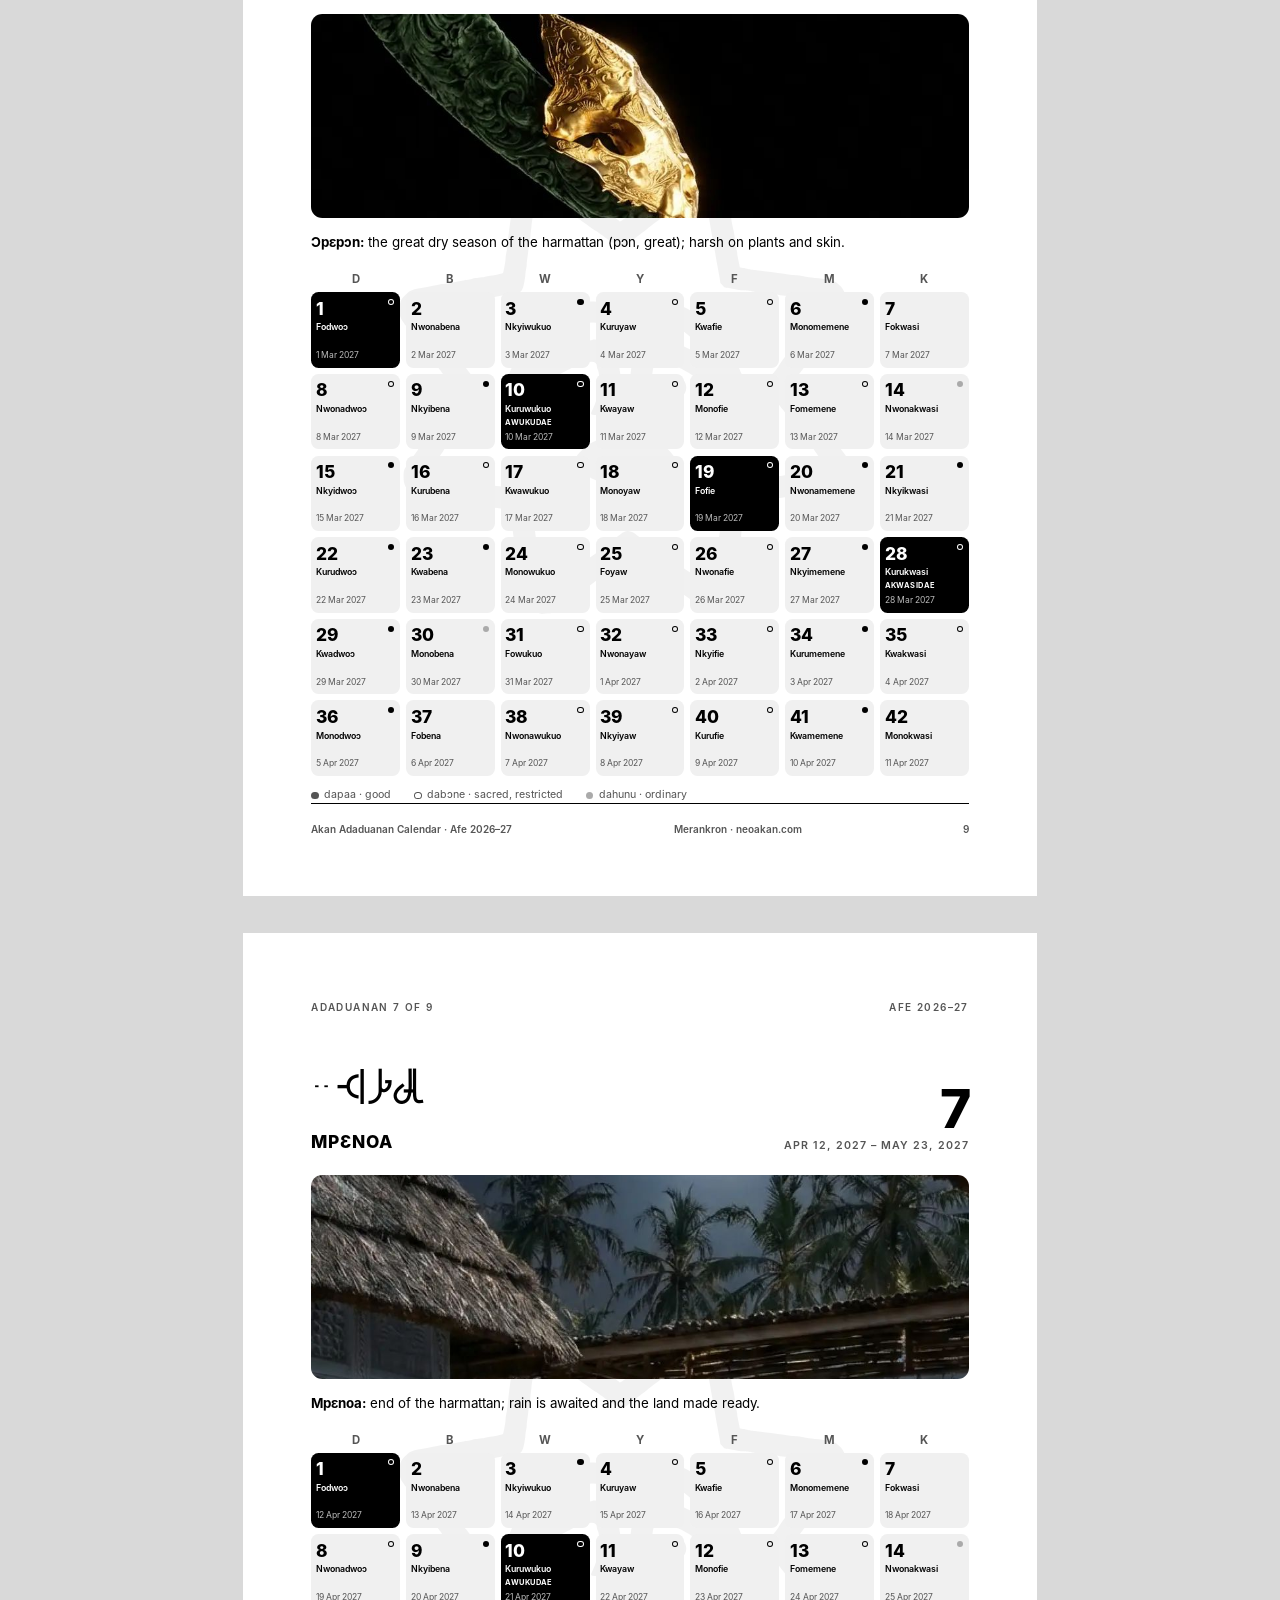
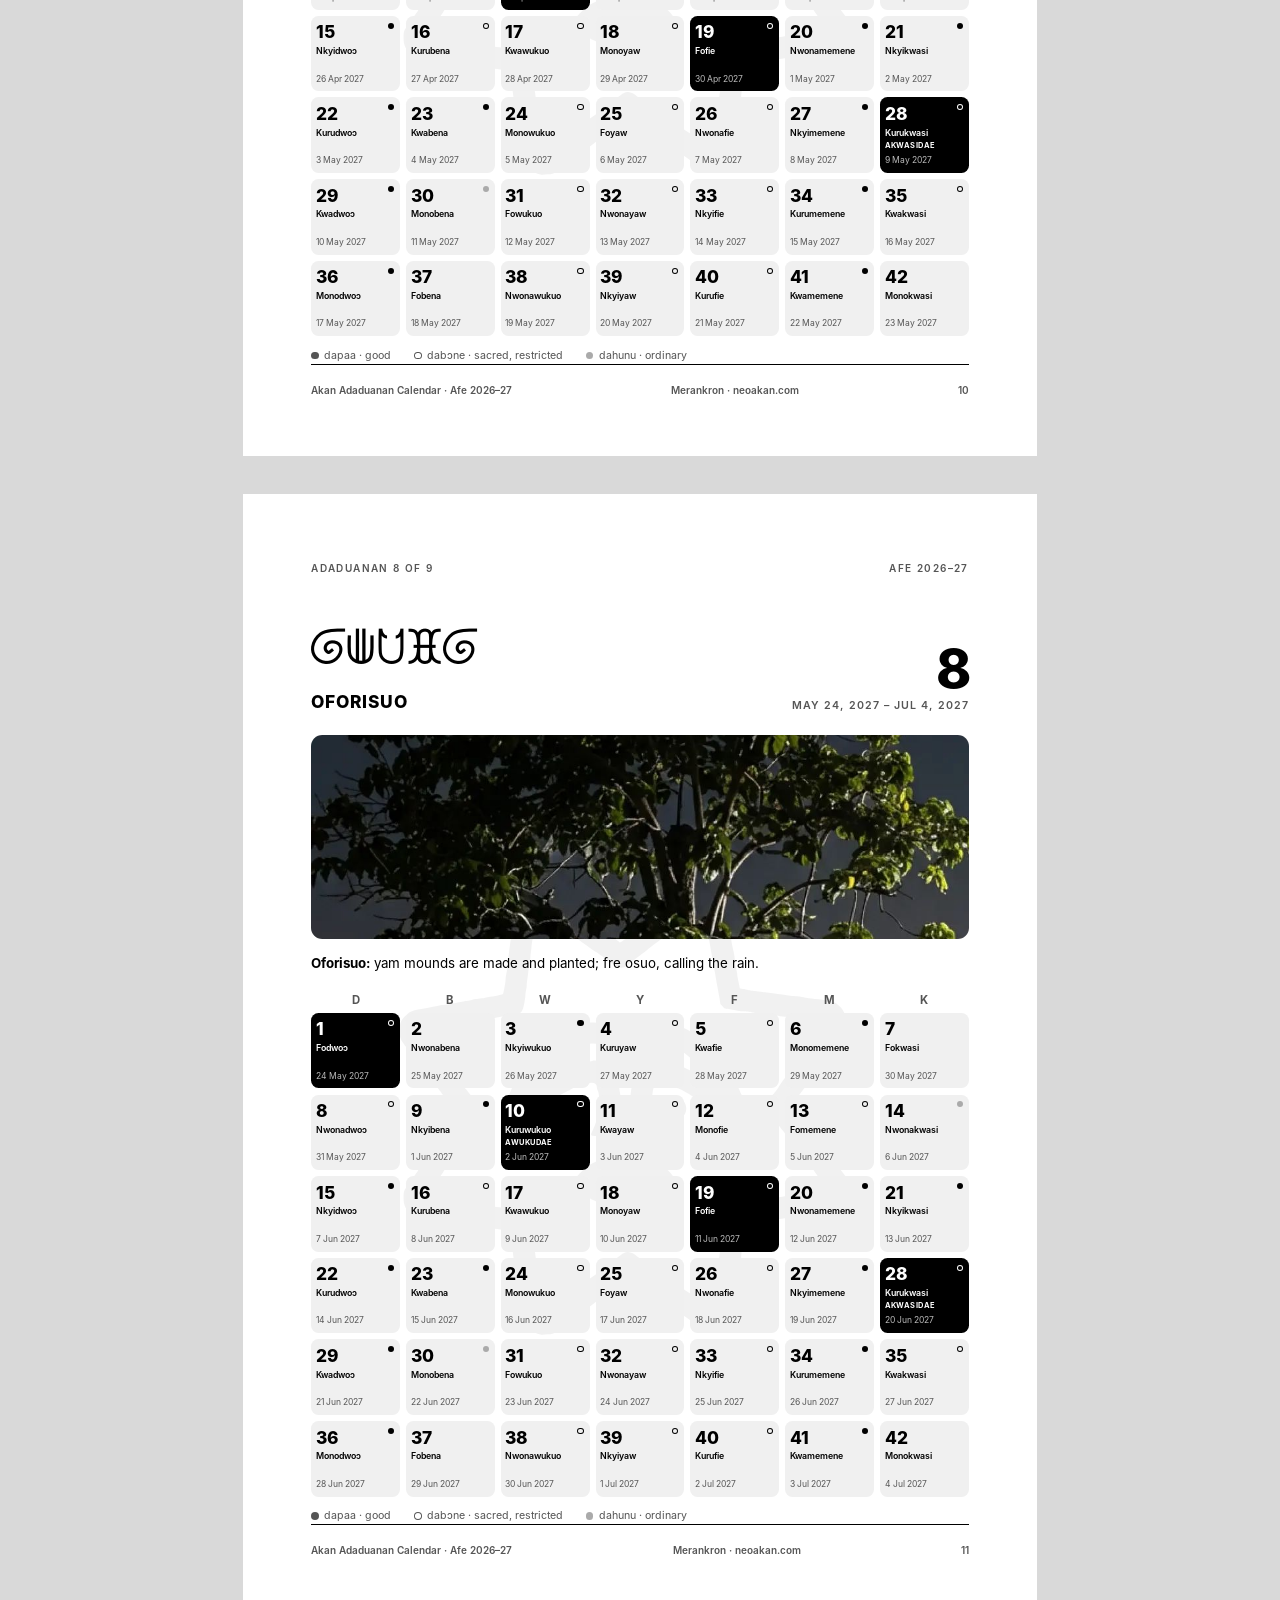
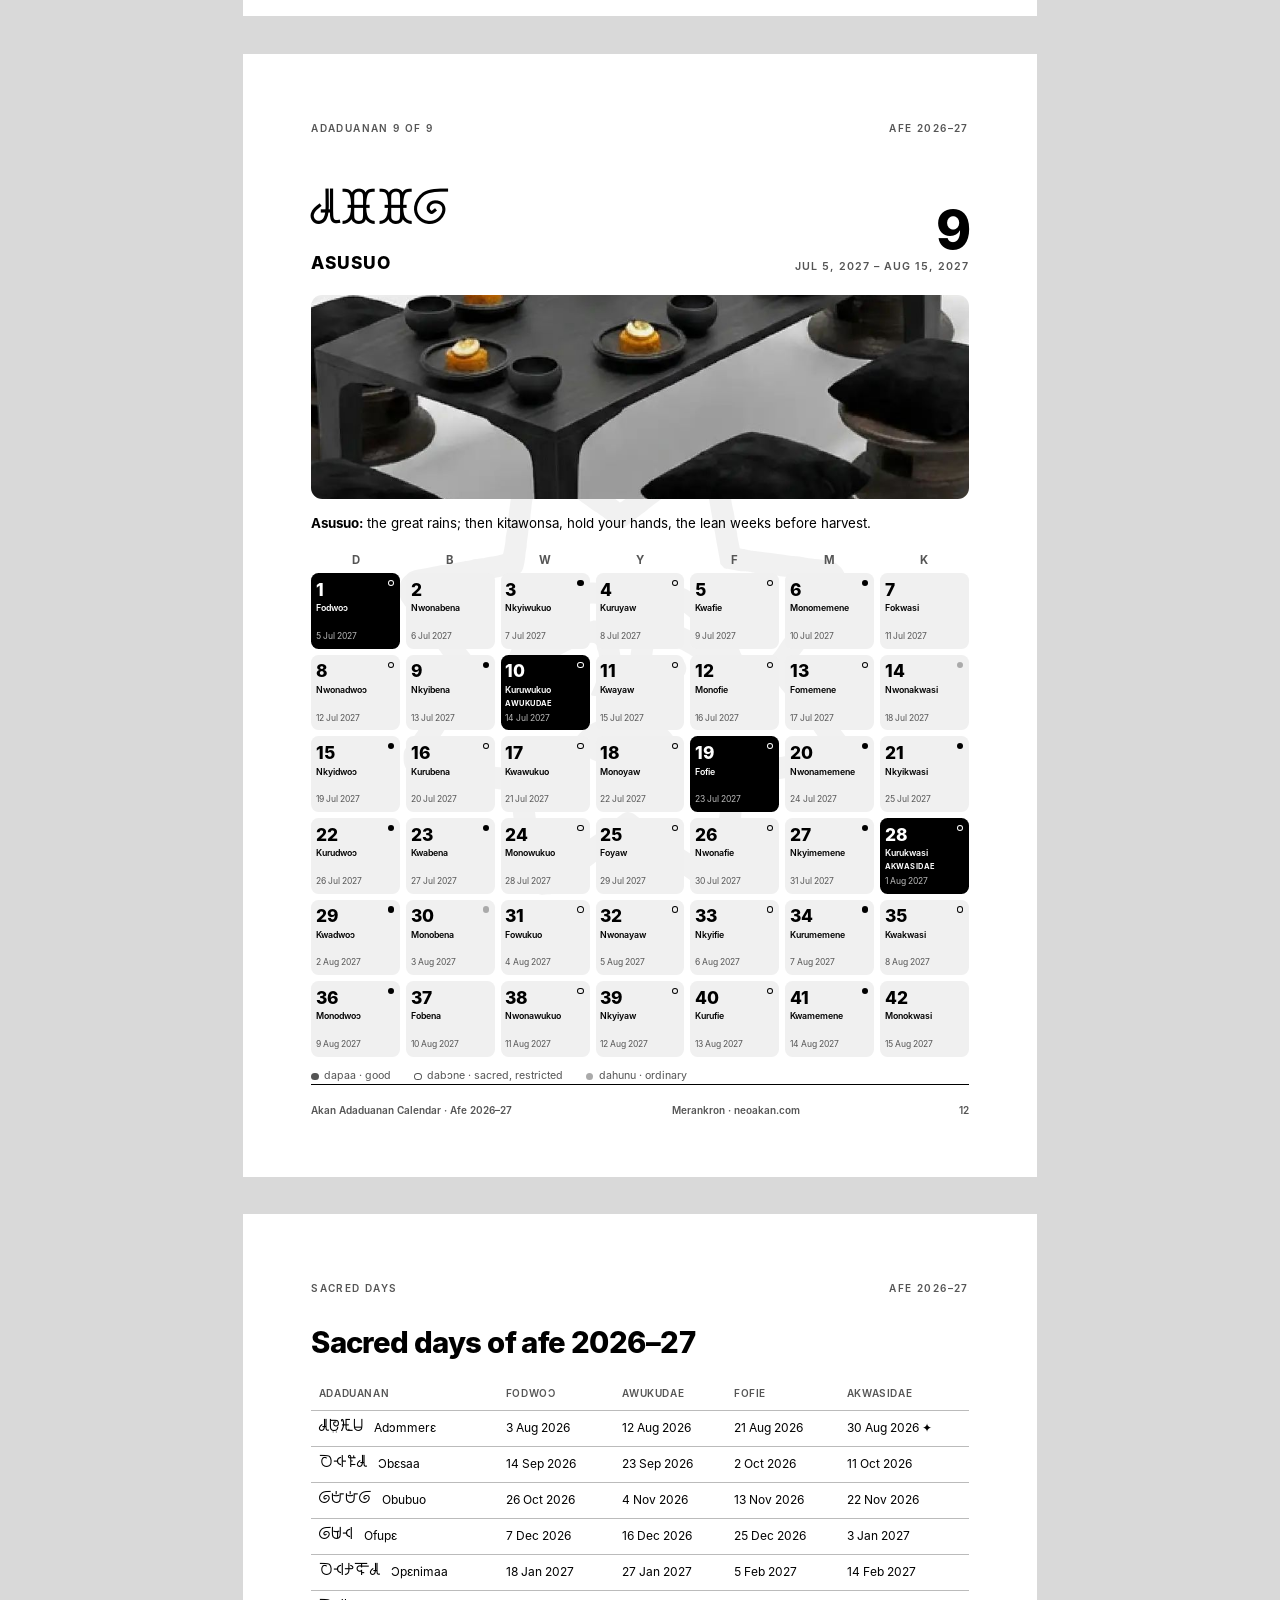
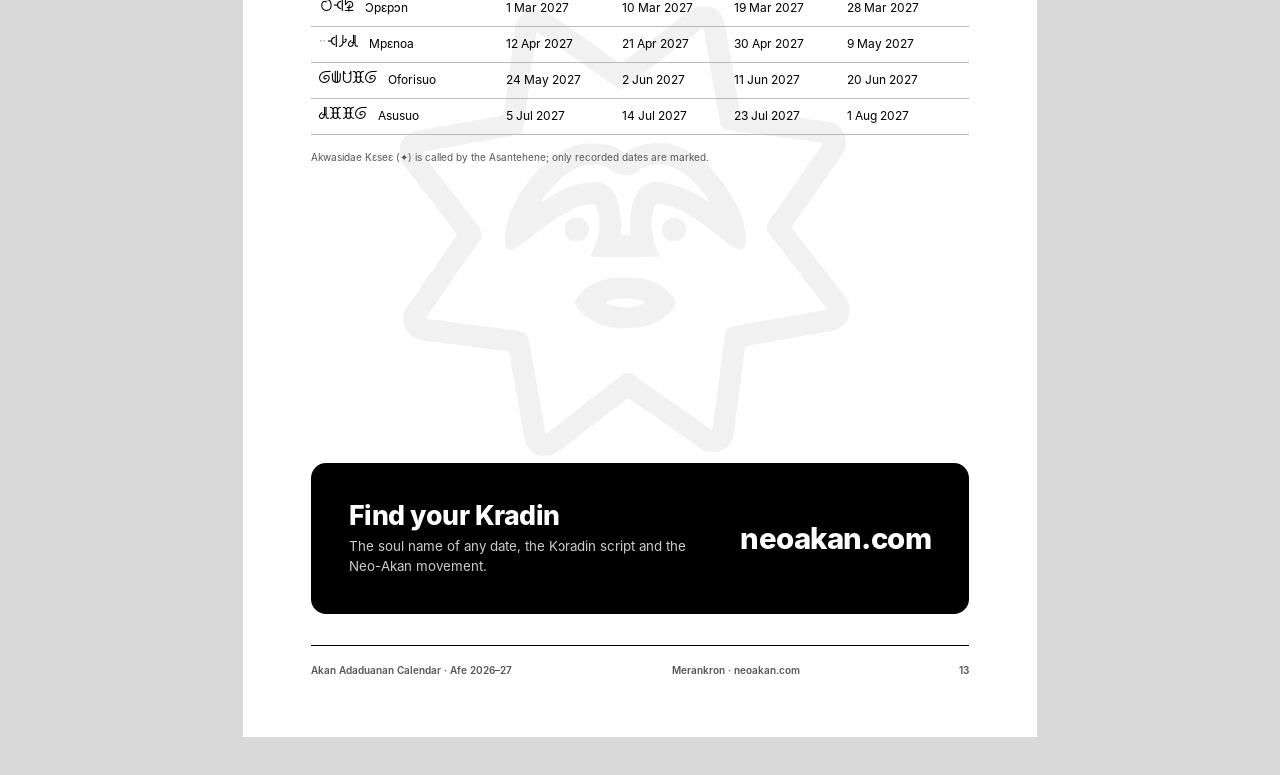
<file: afe.html>
<!doctype html>
<html lang="en">
<head>
<meta charset="utf-8">
<meta name="viewport" content="width=device-width, initial-scale=1">
<title>Akan Adaduanan Calendar · Merankron</title>
<style>
@font-face{font-family:"Inter";src:url(fonts/Inter-Regular.woff2) format("woff2");font-weight:400}
@font-face{font-family:"Inter";src:url(fonts/Inter-SemiBold.woff2) format("woff2");font-weight:500 600}
@font-face{font-family:"Inter";src:url(fonts/Inter-Bold.woff2) format("woff2");font-weight:700}
@font-face{font-family:"Inter";src:url(fonts/Inter-ExtraBold.woff2) format("woff2");font-weight:800 900}
:root{--font:"Inter",sans-serif;--label:#000;--label2:#555;--bg:#fff;color-scheme:light}
@page{size:A4;margin:0}
*{box-sizing:border-box;margin:0}
html,body{background:#d9d9d9;color:#000;font:10pt/1.5 var(--font);-webkit-print-color-adjust:exact;print-color-adjust:exact}
.pg{width:210mm;height:297mm;margin:10mm auto;background:#fff;position:relative;overflow:hidden;padding:18mm 18mm 16mm;display:flex;flex-direction:column;page-break-after:always;break-after:page}
@media print{html,body{background:#fff}.pg{margin:0}}
.wm{position:absolute;left:50%;top:54%;width:150mm;height:150mm;transform:translate(-50%,-50%);opacity:.05;pointer-events:none}.wm svg{width:100%;height:100%;display:block;fill:#000}
.pg>*:not(.wm){position:relative}
.kr-i{display:inline-block;font-family:var(--kr),sans-serif;font-feature-settings:"liga","calt";line-height:1;white-space:nowrap}
.run{display:flex;justify-content:space-between;font:600 7.5pt var(--font);letter-spacing:.14em;text-transform:uppercase;color:var(--label2);margin-bottom:9mm}
.foot{margin-top:auto;display:flex;justify-content:space-between;font:500 7.5pt var(--font);color:var(--label2);padding-top:5mm;border-top:.3mm solid #000}
h2{font:800 22pt/1.05 var(--font);letter-spacing:-.02em}
h3{font:700 10.5pt var(--font);margin:5mm 0 1.5mm}
p{margin-top:2mm}
.lede{font-size:11pt;line-height:1.55;margin-top:4mm}

/* cover */
.cover{background:#000;color:#fff;padding:20mm}
.cover .wm svg{fill:#fff}.cover .wm{opacity:.08;width:230mm;height:230mm;top:60%}
.cover .emb{display:block;width:34mm;height:34mm}.cover .emb svg{width:100%;height:100%;fill:#fff}
.cover .ey{font:600 8pt var(--font);letter-spacing:.2em;text-transform:uppercase;margin-top:14mm;color:#bbb}
.cover h1{font:900 46pt/.95 var(--font);letter-spacing:-.035em;margin-top:5mm}
.cover .krt{font-size:40pt;margin-top:8mm}
.cover .by{font:600 13pt var(--font);margin-top:8mm}
.cover .yr{margin-top:auto;font:800 64pt/1 var(--font);letter-spacing:-.04em}
.cover .rng{font:500 11pt var(--font);color:#bbb;margin-top:3mm}
.cover .foot{border-color:#fff;color:#bbb}

/* how it works */
.cols{display:grid;grid-template-columns:1fr 1fr;gap:8mm;margin-top:3mm}
.lst{list-style:none;padding:0;margin-top:1mm}
.lst li{display:grid;grid-template-columns:16mm 1fr;gap:3mm;padding:1.3mm 0;border-bottom:.2mm solid #ccc;font-size:9pt}
.lst li b{font-weight:700}
.t42{display:grid;grid-template-columns:repeat(7,1fr);gap:1.2mm;margin-top:3mm}
.t42 .h{font:700 8pt var(--font);text-align:center;color:var(--label2);padding-bottom:.5mm}
.t42 .c{background:#f0f0f0;border-radius:1.6mm;padding:1.6mm 1mm 1.4mm;text-align:center;min-height:13.5mm}
.t42 .c i{display:block;font:700 7pt var(--font);font-style:normal;color:var(--label2)}
.t42 .c b{display:block;font:700 7.2pt/1.15 var(--font);margin-top:.6mm;overflow-wrap:anywhere}
.t42 .c small{display:block;font-size:6pt;color:var(--label2);margin-top:.4mm}
.t42 .c.s{background:#000;color:#fff}.t42 .c.s i,.t42 .c.s small{color:#ccc}
.key{display:flex;gap:6mm;font-size:8pt;color:var(--label2);margin-top:3mm;flex-wrap:wrap}

/* seasons */
.ssn{list-style:none;padding:0;margin-top:3mm}
.ssn li{display:grid;grid-template-columns:30mm 1fr;gap:4mm;padding:2mm 0;border-bottom:.2mm solid #ccc;align-items:baseline}
.ssn li b{font:700 9.5pt var(--font)}
.ssn li span{font-size:9pt}
.src{font-size:7.5pt;color:var(--label2);margin-top:4mm}

/* adaduanan pages */
.hd{display:flex;justify-content:space-between;align-items:flex-end;gap:8mm}
.hd .kt{font-size:38pt}
.hd .lt{font:800 13pt var(--font);letter-spacing:.06em;margin-top:2mm}
.hd .no{font:800 40pt/1 var(--font);letter-spacing:-.04em;text-align:right}
.hd .no small{display:block;font:600 8pt var(--font);letter-spacing:.1em;text-transform:uppercase;color:var(--label2);margin-top:1mm}
.ban{margin-top:6mm;height:62mm;border-radius:3mm;overflow:hidden;background:#000}
.ban img{width:100%;height:100%;object-fit:cover;display:block}
.mean{margin-top:4mm;font-size:10pt}
.mean b{font-weight:700}
.g{display:grid;grid-template-columns:repeat(7,1fr);gap:1.6mm;margin-top:5mm}
.g .h{font:700 8.5pt var(--font);text-align:center;color:var(--label2)}
.g .c{background:#f0f0f0;border-radius:2mm;padding:2mm 1.2mm 1.6mm;min-height:20mm;display:flex;flex-direction:column;position:relative}
.g .c b{font:800 13pt/1 var(--font)}
.g .c em{font-style:normal;font:600 6.6pt/1.2 var(--font);margin-top:1.4mm;overflow-wrap:anywhere}
.g .c small{font-size:6.4pt;color:var(--label2);margin-top:auto}
.g .c.s{background:#000;color:#fff}.g .c.s small{color:#bbb}
.g .c u{text-decoration:none;font:700 5.6pt var(--font);letter-spacing:.06em;text-transform:uppercase;margin-top:.8mm}
.g .c::after{content:"";position:absolute;right:1.6mm;top:1.8mm;width:1.6mm;height:1.6mm;border-radius:9px}
.g .c.dapaa::after,.key .dapaa{background:currentColor}
.g .c.dabɔne::after,.key .dabɔne{box-shadow:inset 0 0 0 .25mm currentColor}
.g .c.dahunu::after,.key .dahunu{background:#aaa}
.key i{display:inline-block;width:2mm;height:2mm;border-radius:9px;margin-right:1.5mm;vertical-align:middle}

/* closing */
table{width:100%;border-collapse:collapse;margin-top:5mm;font-size:9pt}
th,td{text-align:left;padding:2.2mm 2mm;border-bottom:.2mm solid #bbb}
th{font-size:7.5pt;font-weight:600;color:var(--label2);text-transform:uppercase;letter-spacing:.06em}
td .kr-i{font-size:13pt;margin-right:3mm;vertical-align:middle}
.cta{margin-top:auto;background:#000;color:#fff;border-radius:4mm;padding:10mm;display:flex;justify-content:space-between;align-items:center;gap:8mm}
.cta h2{font-size:20pt}.cta p{color:#ccc;margin-top:2mm}
.cta .url{font:800 22pt var(--font);letter-spacing:-.02em;white-space:nowrap}
.close .foot{margin-top:8mm}
#bar{position:sticky;top:0;z-index:5;background:#000;color:#fff;padding:10px 16px;display:flex;gap:12px;align-items:center;justify-content:center;font:500 14px var(--font)}
#bar button{appearance:none;border:0;border-radius:99px;padding:8px 16px;background:#fff;color:#000;font:600 14px var(--font);cursor:pointer}
@media print{#bar{display:none}}
</style>
</head>
<body>
<div id="bar"><span id="bt"></span><button onclick="print()" data-fr="Enregistrer en PDF">Save as PDF</button></div>
<div id="doc"></div>
<script src="nav.js"></script>
<script src="twi.js"></script>
<script src="kfont.js"></script>
<script src="calendar.js"></script>
<script>
(async () => {
  const q = new URLSearchParams(location.search);
  const Y = +q.get("y") || AK.yearOf(AK.today()), yr = AK.year(Y), yl = `${Y}–${String(Y + 1).slice(2)}`;
  const kr = t => `<span class="kr-i" data-tw="${t}"></span>`;
  const cap = s => s[0].toUpperCase() + s.slice(1);
  const foot = n => `<div class="foot"><span>${t("Akan Adaduanan Calendar","Calendrier adaduanan akan")} · Afe ${yl}</span><span>Merankron · neoakan.com</span><span>${n}</span></div>`;
  const run = t => `<div class="run"><span>${t}</span><span>Afe ${yl}</span></div>`;
  const EMB = `<svg viewBox="30 30 920 900" aria-hidden="true"><path fill-rule="evenodd" d="M327 860C325 860 323 859 321 858C320 857 318 856 318 856C316 856 309 849 307 845C304 840 302 833 297 802C296 798 295 790 294 785C293 780 292 774 292 773C292 771 291 767 291 764C290 762 289 756 288 751C287 746 286 741 285 738C285 736 284 732 284 730C284 728 283 722 282 718C281 713 280 706 280 703C279 693 278 692 264 690C257 689 250 688 247 688C245 688 240 687 235 686C231 686 224 685 218 684C208 683 196 681 172 678C165 677 157 676 155 676C153 676 148 675 144 675C140 674 134 673 132 672C123 671 111 661 108 651C106 646 106 634 107 629C108 625 115 615 129 596C132 591 135 586 136 585C136 584 138 582 139 580C141 577 144 573 146 570C148 567 153 560 157 556C160 551 163 546 164 545C164 543 168 539 174 530C176 527 179 523 180 521C182 519 185 515 187 512C189 509 192 506 192 504C193 502 194 503 180 484C174 477 168 469 166 466C164 463 158 455 152 447C145 440 137 428 132 422C127 416 120 406 116 401C100 381 100 380 100 367C100 355 102 350 111 342C117 336 123 334 138 332C151 330 159 328 168 326C177 325 183 324 204 320C211 319 218 318 219 317C221 316 224 316 226 316C228 316 233 315 236 315C239 314 246 312 251 312C265 309 267 309 268 307C269 305 272 289 272 283C272 281 273 275 274 271C274 267 276 259 276 254C277 245 278 234 282 208C283 201 284 193 284 191C284 188 285 183 285 180C286 176 287 170 288 167C289 155 296 145 308 139C315 136 328 136 332 138C334 139 336 140 337 140C337 140 338 141 340 142C342 143 353 151 370 162C376 167 385 173 390 176C394 180 403 186 410 190C416 195 425 201 430 204C434 208 442 213 447 216C451 220 455 223 456 223C457 226 458 226 496 196C505 189 516 180 522 176C528 172 538 163 546 158C583 129 579 132 593 132C604 132 605 132 610 134C620 141 626 150 628 165C629 169 630 174 631 177C631 181 632 184 632 186C632 188 633 192 634 196C634 200 636 207 637 212C638 221 639 227 642 240C643 245 644 251 644 255C644 259 645 263 646 266C646 268 648 274 648 279C650 289 652 298 652 299C653 299 656 300 659 300C662 301 666 302 668 302C669 303 675 303 681 304C691 305 699 306 728 310C735 311 745 312 749 312C753 313 758 314 760 314C761 315 767 315 773 316C791 317 803 320 808 323C819 331 824 340 824 352C824 361 822 367 814 378C808 387 801 397 795 405C793 409 788 416 785 420C775 433 772 438 767 445C765 449 760 456 757 460C749 471 744 477 740 484L736 490L743 499C746 504 753 513 758 519C763 526 771 536 776 542C781 548 790 560 796 568C827 608 827 608 829 614C831 625 830 636 825 643C818 653 809 658 792 660C788 660 782 662 779 662C776 663 771 664 769 664C767 664 763 665 760 666C757 666 750 667 746 668C741 669 736 670 735 670C734 671 731 671 727 672C724 672 717 673 712 674C704 676 700 676 680 680C670 681 663 683 661 684C661 685 660 687 660 689C660 691 659 696 658 701C658 705 657 712 656 718C655 723 654 732 654 738C653 745 651 756 650 764C649 773 648 783 647 788C646 792 645 800 645 805C644 815 643 821 641 830C640 836 634 845 629 848C624 851 623 852 619 854C611 857 595 855 589 850C588 849 587 848 586 848C584 847 581 844 567 834C561 830 555 826 553 824C552 824 550 823 549 822C549 821 547 820 546 820C545 819 541 816 538 814C535 812 531 809 530 808C529 807 520 801 516 798C514 797 513 796 512 796C512 796 511 795 510 794C509 794 508 792 507 792C505 791 502 789 498 786C495 784 490 780 486 778C482 775 478 772 476 771C471 767 471 767 462 774C457 778 450 783 446 786C441 790 432 797 425 802C419 807 409 815 404 818C399 822 390 829 384 834C350 860 350 860 339 860C334 861 328 861 327 860ZM342 822C344 821 347 818 350 816C353 813 360 808 366 804C379 794 396 780 402 775C404 773 411 768 417 764C440 747 449 739 453 736C459 731 465 727 468 727C471 726 477 728 482 731C485 734 495 741 499 744C500 744 502 746 505 748C507 749 511 752 514 754C517 756 524 761 528 765C533 768 538 771 539 772C540 772 541 773 542 774C543 775 545 776 546 776C548 777 551 780 565 790C570 793 576 797 580 800C588 806 598 813 602 816C607 820 608 819 608 814C608 812 609 807 610 803C610 799 612 791 612 786C613 781 614 772 614 766C615 759 617 748 618 740C619 733 620 725 620 722C620 720 621 715 622 712C622 708 623 700 624 694C625 688 626 680 626 676C627 671 628 666 628 664C628 660 629 659 631 656C634 653 635 652 647 650C654 649 662 647 664 647C667 646 674 645 680 644C703 640 706 640 714 638C719 637 725 636 727 636C729 636 733 635 735 635C738 634 744 633 749 632C754 631 760 630 762 629C764 629 768 628 770 628C774 628 787 625 791 624C794 623 794 622 791 619C790 618 786 612 782 608C778 603 773 596 772 594C770 592 764 584 758 577C740 553 735 547 732 543C730 540 724 532 718 525C713 518 706 508 702 504C696 496 696 496 696 490C696 486 696 484 698 483C699 482 700 480 700 479C700 479 701 478 701 477C702 476 706 471 711 465C715 459 721 449 726 443C730 437 736 428 740 423C743 418 749 409 752 404C756 400 762 391 766 384C771 378 777 369 781 364C784 359 787 354 787 354C786 353 783 352 777 352C772 351 766 351 764 350C763 349 757 349 751 348C741 347 733 346 704 342C697 341 687 340 683 340C679 339 674 338 672 338C671 337 665 337 659 336C653 336 644 334 638 333C628 332 627 332 624 328C621 325 620 324 620 321C620 319 619 314 618 309C617 304 616 297 615 293C611 268 608 254 606 242C604 230 603 224 600 207C599 201 598 194 597 193C596 191 596 188 596 186C596 181 594 171 593 169C591 167 590 168 577 178C570 184 560 192 554 196C549 200 537 209 528 216C519 223 507 232 502 236C490 245 476 256 471 260C462 267 458 267 448 260C441 256 426 245 419 240C415 238 404 230 400 227C397 225 382 214 379 212C376 210 364 202 360 199C357 197 342 186 338 184C337 183 333 180 329 178C326 175 322 173 322 174C321 174 321 179 320 185C319 195 318 205 314 229C314 235 312 244 312 250C311 256 311 262 310 264C309 265 309 271 308 278C307 284 306 292 306 297C305 302 304 307 304 310C304 312 303 318 302 324C300 335 297 340 292 340C291 340 287 341 284 341C281 342 274 344 269 344C241 349 235 350 233 351C231 352 228 352 226 352C224 352 220 353 216 354C212 354 205 356 200 357C186 359 179 360 171 362C167 363 162 363 160 364C152 365 138 367 137 369C136 369 137 371 140 374C142 377 147 384 152 389C156 395 163 405 168 411C179 425 194 444 198 449C199 452 204 458 208 463C231 492 232 494 233 501C233 507 233 508 231 511C230 512 227 515 226 517C220 526 217 529 216 531C214 535 209 542 198 557C194 562 190 569 188 571C186 574 182 581 178 586C176 589 172 594 170 598C162 609 155 620 149 628C141 639 141 639 154 640C160 641 171 642 196 646C203 647 211 648 213 648C215 648 220 649 225 650C229 650 236 651 242 652C247 652 256 654 262 654C305 661 302 660 305 663C308 666 310 674 313 690C315 705 316 711 318 719C319 724 320 729 320 730C320 732 321 737 322 742C323 747 324 754 325 758C327 768 328 777 330 788C331 793 333 803 334 810C337 826 337 826 342 822ZM453 654C452 654 449 653 445 653C432 651 412 643 402 635C397 631 388 622 388 621C388 620 387 619 386 617C385 616 384 614 384 612C384 611 385 609 386 608C387 606 388 605 388 604C388 603 400 591 405 587C410 584 426 576 428 576C429 576 433 575 436 574C442 572 444 572 467 572C490 572 492 572 497 574C501 575 504 576 505 576C506 576 508 577 510 578C513 579 516 580 517 581C520 582 521 583 527 587C536 593 548 607 548 613C548 615 543 624 537 630C526 641 507 650 488 653C477 654 456 655 453 654ZM478 619C496 616 502 612 494 609C479 605 463 604 448 607C435 610 431 614 440 616C442 616 445 617 447 617C455 620 469 621 478 619ZM413 538C410 537 410 536 413 530C418 520 421 510 423 498C425 490 424 471 422 466C421 464 420 461 420 459C420 455 417 452 412 452C408 452 391 456 386 458C376 464 367 468 364 470C362 471 361 472 360 472C360 472 356 474 352 477C349 480 344 483 342 484C338 487 333 491 327 496C309 511 292 522 285 525L279 527L276 525C273 523 272 522 271 518C270 510 272 491 274 485C275 482 276 478 276 478C276 473 290 444 298 431C315 406 333 387 354 373C367 364 382 357 395 355C406 353 438 355 444 358C445 358 449 360 452 362C456 364 460 366 460 366C460 366 462 367 463 368C466 370 466 370 470 367C485 358 500 354 521 354C537 354 546 356 561 363C593 378 625 411 645 451C649 458 652 465 652 465C652 466 653 468 654 470C655 472 656 475 656 476C656 477 657 479 658 482C659 486 662 502 662 510C662 518 660 523 656 525C654 527 653 527 648 525C646 524 642 523 641 522C640 521 638 520 638 520C637 520 631 516 614 502C600 491 585 480 579 476C578 476 575 474 572 472C562 465 551 460 549 460C549 460 547 459 545 458C543 457 540 456 539 456C538 456 535 455 533 454C531 454 527 453 523 452C515 452 514 453 511 464C509 478 508 486 509 493C511 505 513 516 514 519C515 520 516 522 516 523C516 524 517 526 518 528C521 532 522 537 521 538C519 538 415 539 413 538ZM380 512C373 510 368 503 368 494C368 487 369 485 374 479C381 473 395 473 401 480C404 482 408 492 408 494C408 497 403 506 401 508C396 512 387 514 380 512ZM538 512C535 512 528 505 527 501C523 488 529 477 542 475C563 471 574 498 556 510C553 512 544 514 538 512ZM474 502C475 501 475 499 474 497C473 489 475 459 479 450C483 437 485 434 490 428C496 421 500 420 510 417C515 416 518 416 521 417C524 417 529 418 534 419C542 420 552 423 558 426C566 429 584 438 585 439C586 439 587 440 587 440C587 440 591 442 595 445C605 452 604 448 591 432C572 409 555 396 534 390C522 386 503 389 492 395C490 397 487 399 485 401C472 409 455 407 441 396C439 394 436 392 434 392C432 392 428 390 425 390C413 386 396 389 384 396C381 397 378 399 376 400C365 406 343 428 333 443C329 449 331 449 338 445C347 438 375 424 379 424C380 424 382 423 384 422C386 421 391 420 405 418C409 418 413 417 414 416C417 415 433 420 438 423C448 430 455 445 457 466C458 471 459 478 459 481C460 484 460 488 459 492C458 496 458 498 459 500C460 503 460 503 466 503C471 503 473 503 474 502Z"/></svg>`;
  const WM = `<i class="wm">${EMB}</i>`;
  const F = window.NA_LANG === "fr", t = (e, f) => F ? f : e, FRD = ["lundi", "mardi", "mercredi", "jeudi", "vendredi", "samedi", "dimanche"];
  let p = 1;
  const P = [];
  document.getElementById("bt").textContent = `Afe ${yl} · ${yr.count} adaduanan`;
  document.title = `Afe ${yl} · ${t("Akan Adaduanan Calendar","Calendrier adaduanan akan")} · Merankron`;

  // 1. cover
  P.push(`<section class="pg cover">${WM}<i class="emb">${EMB}</i>
    <p class="ey">${t("Following the Asante calendar","D'après le calendrier asante")}</p>
    <h1>${t("Akan<br>Adaduanan<br>Calendar","Calendrier<br>adaduanan<br>akan")}</h1>
    <div class="krt">${kr("adaduanan")}</div>
    <p class="by">${t("by Merankron","par Merankron")}</p>
    <div class="yr">Afe ${yl}</div>
    <p class="rng">${AK.fmtUS(yr.start)} – ${AK.fmtUS(yr.end)} · ${yr.count} adaduanan · ${yr.count * 42} ${t("days","jours")}</p>
    ${foot(p++)}</section>`);

  // 2. how it works
  const STEMS = [["dwoɔ", "Dwoada", "Monday", "Adwo"], ["bena", "Benada", "Tuesday", "Bena"], ["wukuo", "Wukuada", "Wednesday", "Wuku"], ["yaw", "Yawoada", "Thursday", "Yaw"], ["fie", "Fiada", "Friday", "Afi"], ["memene", "Memeneda", "Saturday", "Amen"], ["kwasi", "Kwasiada", "Sunday", "Ayisi"]];
  const PREF = ["fo", "nwona", "nkyi", "kuru", "kwa", "mono"];
  let t42 = AK.DAYS.map(d => `<div class="h">${d[0]}</div>`).join("");
  AK.NNANSON.forEach((N, k) => { const s = AK.SACRED[k + 1]; t42 += `<div class="c${s ? " s" : ""}"><i>${k + 1}</i><b>${N.name}</b><small>${s || N.cat.split("/")[0]}</small></div>`; });
  P.push(`<section class="pg">${WM}${run(t("How the count works","Comment compter"))}
    <h2>${t("Nnawɔtwe and nnanson","Nnawɔtwe et nnanson")}</h2>
    <p class="lede">${t("The Akan reckon days with two weeks running side by side. Each day takes a prefix from the six-day nnanson and a stem from the seven-day nnawɔtwe. The pair repeats only after 6 × 7 = 42 days: one adaduanan.","Les Akan comptent les jours avec deux semaines qui courent en parallèle. Chaque jour prend un préfixe de la nnanson de six jours et un radical de la nnawɔtwe de sept jours. La paire ne se répète qu'au bout de 6 × 7 = 42 jours : un adaduanan.")}</p>
    <div class="cols">
      <div><h3>${t("Nnawɔtwe · the seven stems","Nnawɔtwe · les sept radicaux")}</h3><ul class="lst">${STEMS.map(s => `<li><b>${s[0]}</b><span>${s[1]} · ${F ? FRD[STEMS.indexOf(s)] : s[2]} · ɔkra ${s[3]} · ${F ? AK.STEM_FR[s[0]] : AK.STEM[s[0]]}</span></li>`).join("")}</ul></div>
      <div><h3>${t("Nnanson · the six prefixes","Nnanson · les six préfixes")}</h3><ul class="lst">${PREF.map(x => `<li><b>${x}</b><span>${F ? AK.PRE_FR[x] : AK.PRE[x]}</span></li>`).join("")}</ul>
        <h3>${t("Four sacred days","Quatre jours sacrés")}</h3><ul class="lst">${[1, 10, 19, 28].map(d => `<li><b>${t("Day","Jour")} ${d}</b><span>${AK.SACRED[d]} · ${AK.NNANSON[d - 1].name}</span></li>`).join("")}</ul></div>
    </div>
    <h3>${t("The 42 days","Les 42 jours")}</h3>
    <div class="t42">${t42}</div>
    <p class="key"><span>${t("Each day is dapaa (good), dabɔne (sacred, restricted) or dahunu (ordinary).","Chaque jour est dapaa (faste), dabɔne (sacré, restreint) ou dahunu (ordinaire).")}</span></p>
    ${foot(p++)}</section>`);

  // 3. seasons
  P.push(`<section class="pg">${WM}${run(t("Adaduanan as seasons","Les adaduanan comme saisons"))}
    <h2>${t("A farming year in nine names","Une année agricole en neuf noms")}</h2>
    <p class="lede">${t("The adaduanan are more than a count of days. They work like seasons: each name describes the weather and the work of the fields at that time, so the calendar told Akan farmers when to clear, plant, wait and harvest. Read in order, the nine names are an agricultural almanac.","Les adaduanan sont plus qu'un décompte de jours. Ils fonctionnent comme des saisons : chaque nom décrit le temps qu'il fait et les travaux des champs à ce moment, de sorte que le calendrier indiquait aux cultivateurs akan quand défricher, planter, attendre et récolter. Lus dans l'ordre, les neuf noms forment un almanach agricole.")}</p>
    <ul class="ssn">${AK.CYCLES.map(c => `<li><b>${cap(c.tw)}</b><span>${cap(F ? c.mfr : c.m)}</span></li>`).join("")}</ul>
    <h3>${t("The yam at the centre","L'igname au centre")}</h3>
    <p>${t("The year turns on the yam. Mounds are made and planted in oforisuo, the lean weeks of asusuo come before harvest, obubuo is named after the breaking of the withered yam stem, and the afe opens in adɔmmerɛ with Odwira. No one eats the new yam before it is offered to the abosom and the ancestors: “When yam is ready to be harvested, they first give some to the abosom because they protect the state” (Takyiman elders, 1970). Odwira, “to purify”, is a festival of cleansing and renewal timed by that harvest.","L'année tourne autour de l'igname. Les buttes sont faites et plantées en oforisuo, les semaines de disette d'asusuo précèdent la récolte, obubuo doit son nom à la tige d'igname flétrie qui se brise, et l'afe s'ouvre en adɔmmerɛ avec l'Odwira. Personne ne mange la nouvelle igname avant qu'elle ne soit offerte aux abosom et aux ancêtres : « Quand l'igname est prête à être récoltée, on en donne d'abord aux abosom, car ils protègent l'État » (anciens de Takyiman, 1970). L'Odwira, « purifier », est une fête de purification et de renouveau réglée sur cette récolte.")}</p>
    <p>${t("The pattern is not only Akan. The tropical belt of the Gulf of Guinea, from Côte d'Ivoire to Cameroon, grows over 90% of the world's yams, and its peoples mark the new yam in the same way: the Agni and Abron fête des ignames in Côte d'Ivoire, Odwira and the Bono Fofie in Ghana, the Ewe Te Za of Asogli, and the Igbo Iri Ji in Nigeria. Most of them open a new year and offer the first yams to the gods and ancestors before the community eats.","Ce schéma n'est pas seulement akan. La ceinture tropicale du golfe de Guinée, de la Côte d'Ivoire au Cameroun, produit plus de 90 % des ignames du monde, et ses peuples célèbrent la nouvelle igname de la même manière : la fête des ignames des Agni et des Abron en Côte d'Ivoire, l'Odwira et le Fofie bono au Ghana, le Te Za ewe d'Asogli et l'Iri Ji igbo au Nigeria. La plupart ouvrent une nouvelle année et offrent les premières ignames aux dieux et aux ancêtres avant que la communauté ne mange.")}</p>
    <p class="src">${t("Seasons after Kwasi Konadu, “The Calendrical Factor in Akan History”, International Journal of African Historical Studies 45:2 (2012), Table 5. Yam production: International Institute of Tropical Agriculture (IITA).","Saisons d'après Kwasi Konadu, « The Calendrical Factor in Akan History », International Journal of African Historical Studies 45:2 (2012), tableau 5. Production d'igname : Institut international d'agriculture tropicale (IITA).")}</p>
    ${foot(p++)}</section>`);

  // adaduanan pages
  const T = AK.today();
  yr.cycles.forEach(c => {
    let g = AK.DAYS.map(d => `<div class="h">${d[0]}</div>`).join("");
    for (let k = 0; k < 42; k++) {
      const n = c.start + k, N = AK.NNANSON[k], s = AK.SACRED[k + 1];
      g += `<div class="c ${s ? "s" : ""} ${N.cat.split("/")[0]}"><b>${k + 1}</b><em>${N.name}</em>${s && s !== N.name ? `<u>${s}</u>` : ""}<small>${AK.fmt(n)}</small></div>`;
    }
    const img = `cal/print/${c.img}.jpg`;
    P.push(`<section class="pg">${WM}${run("Adaduanan " + (c.i + 1) + t(" of ", " sur ") + yr.count)}
      <div class="hd"><div><div class="kt">${kr(c.tw)}</div><div class="lt">${c.up}</div></div>
        <div class="no">${c.i + 1}<small>${AK.fmtUS(c.start)} – ${AK.fmtUS(c.end)}</small></div></div>
      <div class="ban"><img src="${img}" alt=""></div>
      <p class="mean"><b>${cap(c.tw)}${F ? " :" : ":"}</b> ${F ? c.mfr : c.m}</p>
      <div class="g">${g}</div>
      <p class="key"><span><i class="dapaa"></i>dapaa · ${t("good","faste")}</span><span><i class="dabɔne"></i>dabɔne · ${t("sacred, restricted","sacré, restreint")}</span><span><i class="dahunu"></i>dahunu · ${t("ordinary","ordinaire")}</span></p>
      ${foot(p++)}</section>`);
  });

  // closing
  P.push(`<section class="pg close">${WM}${run(t("Sacred days","Jours sacrés"))}
    <h2>${t("Sacred days of afe","Jours sacrés de l'afe")} ${yl}</h2>
    <table><thead><tr><th>Adaduanan</th>${[1, 10, 19, 28].map(d => `<th>${AK.SACRED[d]}</th>`).join("")}</tr></thead><tbody>
    ${yr.cycles.map(c => `<tr><td>${kr(c.tw)}${cap(c.tw)}</td>${[1, 10, 19, 28].map(d => `<td>${AK.fmt(c.start + d - 1)}${AK.KESE.has(c.start + d - 1) ? " ✦" : ""}</td>`).join("")}</tr>`).join("")}
    </tbody></table>
    <p class="src">${t("Akwasidae Kɛseɛ (✦) is called by the Asantehene; only recorded dates are marked.","L'Akwasidae Kɛseɛ (✦) est convoquée par l'Asantehene ; seules les dates attestées sont indiquées.")}</p>
    <div class="cta"><div><h2>${t("Find your Kradin","Trouvez votre kradin")}</h2><p>${t("The soul name of any date, the Kɔradin script and the Neo-Akan movement.","Le nom de l'âme de chaque date, l'écriture kɔradin et le mouvement néo-akan.")}</p></div><div class="url">neoakan.com</div></div>
    ${foot(p++)}</section>`);

  document.getElementById("doc").innerHTML = P.join("");
  await KF.use("dua"); KF.paint();
  await document.fonts.ready;
  await Promise.all([...document.images].map(i => i.complete ? 0 : new Promise(r => { i.onload = i.onerror = r; })));
  window.AFE_READY = true;
  if (q.get("print")) setTimeout(() => print(), 300);
})();
</script>
</body>
</html>
</file>
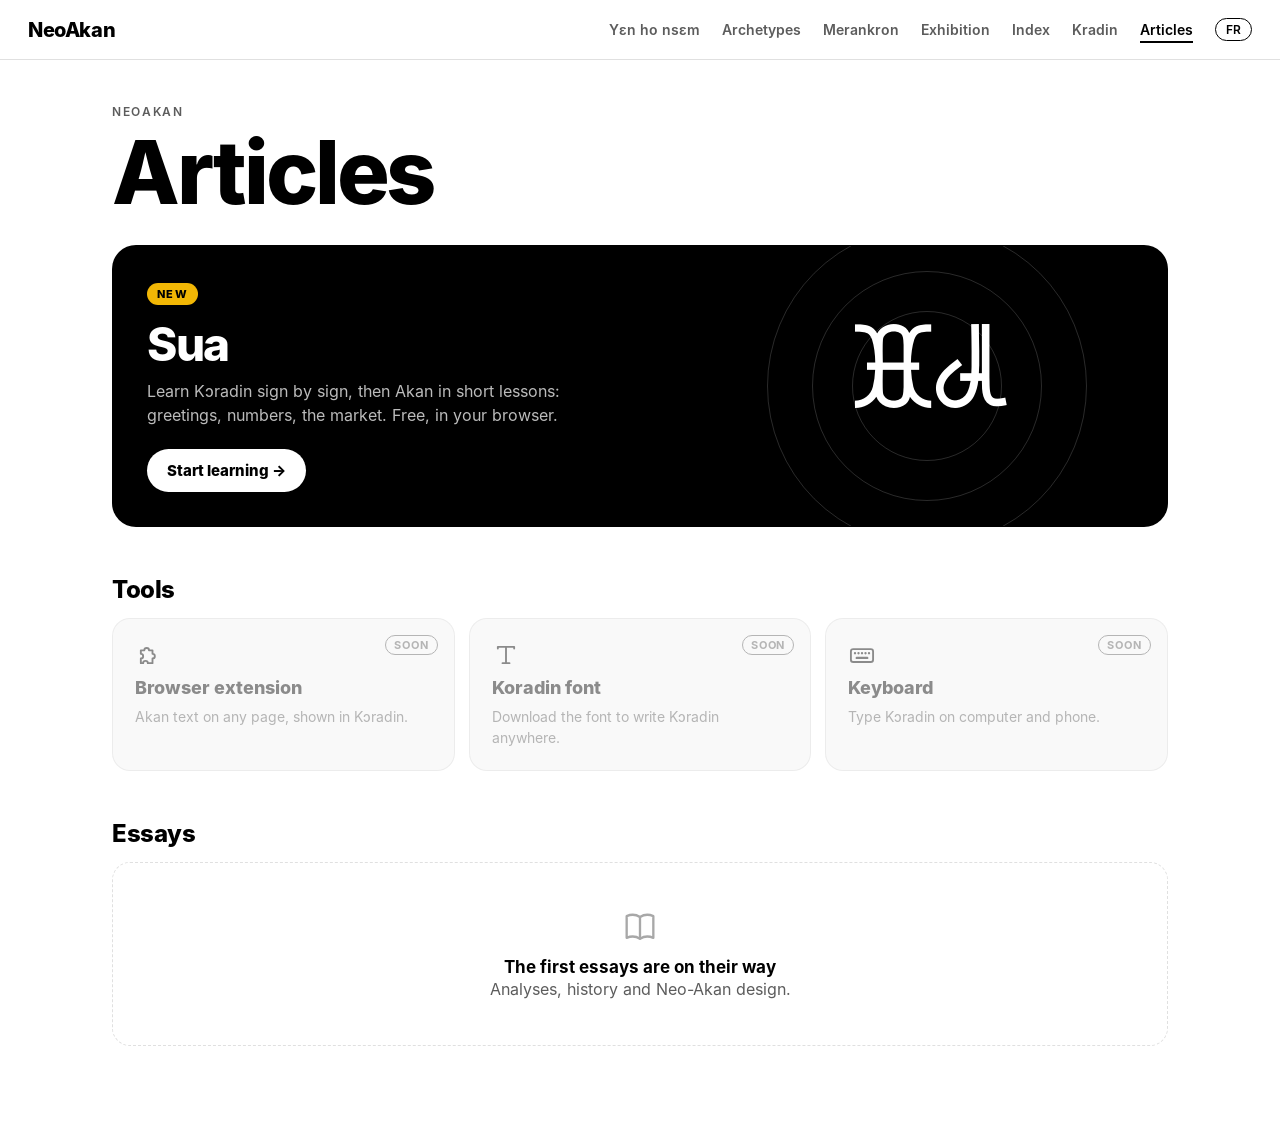
<file: articles.html>
<!doctype html>
<html lang="en">
<head>
<meta charset="utf-8">
<meta name="viewport" content="width=device-width, initial-scale=1, viewport-fit=cover">
<meta name="color-scheme" content="light dark">
<title data-fr-title="Articles · NeoAkan">Articles · NeoAkan</title>
<meta name="description" content="Articles, tools and learning from NeoAkan.">
<style>
@font-face{font-family:"Inter";src:url(fonts/Inter-Regular.woff2) format("woff2");font-weight:400}
@font-face{font-family:"Inter";src:url(fonts/Inter-SemiBold.woff2) format("woff2");font-weight:500 600}
@font-face{font-family:"Inter";src:url(fonts/Inter-Bold.woff2) format("woff2");font-weight:700}
@font-face{font-family:"Inter";src:url(fonts/Inter-ExtraBold.woff2) format("woff2");font-weight:800 900}
:root{--navh:60px;--bg:#fff;--card:#f3f3f3;--label:#000;--label2:#5c5c5c;--label3:#a8a8a8;--sep:#0000001f;--fill:#00000009;--fill2:#00000014;--tint:#000;
  --font:"Inter",-apple-system,BlinkMacSystemFont,"Segoe UI",Roboto,sans-serif;--display:var(--font)}
@media (prefers-color-scheme:dark){:root{--bg:#000;--card:#111;--label:#fff;--label2:#a3a3a3;--label3:#555;--sep:#ffffff24;--fill:#ffffff0d;--fill2:#ffffff1a;--tint:#fff}}
*{box-sizing:border-box;margin:0}
html,body{background:var(--bg);color:var(--label);font:16px/1.5 var(--font);-webkit-font-smoothing:antialiased}
a{color:inherit;text-decoration:none}button{font:inherit;color:inherit}
.kr-i{display:inline-block;font-family:var(--kr),var(--font);font-feature-settings:"liga","calt";line-height:1;white-space:nowrap}
/* neoakan.com nav */
.nn{position:sticky;top:0;z-index:30;height:var(--navh);display:flex;align-items:center;gap:28px;padding:0 28px;background:var(--bg);border-bottom:1px solid var(--sep)}
.nn .logo{font:800 20px/1 var(--font);letter-spacing:-.02em;color:var(--label)}
.nn nav{display:flex;gap:22px;margin-left:auto;align-items:center}
.nn nav a{color:var(--label2);font:500 14px var(--font);transition:color .2s}
.nn nav a:hover,.nn nav a[aria-current]{color:var(--label)}
.nn nav a[aria-current]{text-decoration:underline;text-underline-offset:6px;text-decoration-thickness:1.5px}
.nn .lang{border:1px solid var(--label);border-radius:99px;padding:3px 10px;color:var(--label)!important;font-size:12px!important}
#menu-btn{display:none;margin-left:auto;appearance:none;border:0;background:none;width:40px;height:40px;cursor:pointer;position:relative}
#menu-btn i,#menu-btn i::before,#menu-btn i::after{position:absolute;left:10px;right:10px;height:1.5px;background:var(--label);content:"";transition:transform .25s}
#menu-btn i{top:19px}#menu-btn i::before{left:0;right:0;top:-6px}#menu-btn i::after{left:0;right:0;top:6px}
body.menu-open #menu-btn i{background:transparent}body.menu-open #menu-btn i::before{transform:translateY(6px) rotate(45deg)}body.menu-open #menu-btn i::after{transform:translateY(-6px) rotate(-45deg)}
@media(max-width:900px){
  .nn{padding:0 16px}
  #menu-btn{display:block}
  .nn nav{position:fixed;inset:var(--navh) 0 auto 0;flex-direction:column;align-items:flex-start;gap:0;background:var(--bg);border-bottom:1px solid var(--sep);padding:8px 16px 16px;transform:translateY(-8px);opacity:0;pointer-events:none;transition:opacity .2s,transform .2s}
  .nn nav a{font-size:18px;padding:12px 0;width:100%;border-bottom:1px solid var(--sep)}
  .nn nav a.lang{border:1px solid var(--label);width:auto;margin-top:14px;padding:4px 12px}
  body.menu-open .nn nav{opacity:1;transform:none;pointer-events:auto}
}


html,body{overflow-x:hidden}
.ico{display:inline-block;vertical-align:middle}
main{max-width:1100px;margin:0 auto;padding:44px 22px 80px}
.ey{font:600 12px var(--font);letter-spacing:.14em;text-transform:uppercase;color:var(--label2)}
h1{font:800 clamp(44px,8vw,88px)/.95 var(--font);letter-spacing:-.035em;margin-top:12px}
h2{font:800 24px var(--font);letter-spacing:-.02em;margin:48px 0 14px}
.feat{border:1px solid var(--sep);display:grid;grid-template-columns:1.2fr 1fr;gap:0;margin-top:30px;border-radius:24px;overflow:hidden;background:#000;color:#fff;transition:transform .25s cubic-bezier(.2,1.4,.4,1)}
.feat:hover{transform:translateY(-3px)}
.feat .tx{padding:34px}
.feat .tag{display:inline-block;background:#f2b705;color:#000;font:800 11px var(--font);letter-spacing:.12em;text-transform:uppercase;padding:4px 10px;border-radius:99px}
.feat h3{font:800 clamp(30px,4vw,46px)/1 var(--font);letter-spacing:-.03em;margin-top:16px}
.feat p{color:#bbb;margin-top:12px;max-width:440px}
.feat .go{display:inline-flex;align-items:center;gap:8px;margin-top:22px;background:#fff;color:#000;font:800 15px var(--font);padding:12px 20px;border-radius:99px}
.feat .art{position:relative;min-height:260px;display:grid;place-items:center;font-size:120px;color:#fff;overflow:hidden}
.feat .art .kr-i{position:relative;z-index:1}
.feat .art .ring{position:absolute;border:1.5px solid #ffffff2a;border-radius:50%}
.tools{display:grid;grid-template-columns:repeat(3,minmax(0,1fr));gap:14px}
.tool{position:relative;border:1px solid var(--sep);border-radius:18px;padding:22px;background:var(--card);display:flex;flex-direction:column;gap:8px;min-width:0}
.tool .ico{color:var(--label)}
.tool b{font:800 18px var(--font)}.tool span{color:var(--label2);font-size:14px}
.tool.off{opacity:.45;filter:grayscale(1);cursor:not-allowed}
.tool .soon{position:absolute;top:16px;right:16px;font:700 11px var(--font);letter-spacing:.08em;text-transform:uppercase;border:1px solid var(--label2);color:var(--label2);border-radius:99px;padding:2px 8px}
.lib{border:1.5px dashed var(--sep);border-radius:18px;padding:44px 22px;text-align:center;color:var(--label2)}
.lib .ico{color:var(--label3)}.lib b{display:block;color:var(--label);font:700 17px var(--font);margin-top:10px}
@media(max-width:800px){main{padding:28px 16px 56px}.feat{grid-template-columns:1fr}.feat .art{min-height:180px;font-size:90px;order:-1}.feat .tx{padding:24px}.tools{grid-template-columns:1fr}}
</style>
</head>
<body>
<header class="nn">
  <a class="logo" href="https://neoakan.com/">NeoAkan</a>
  <button id="menu-btn" aria-label="Menu"><i></i></button>
  <nav aria-label="Main">
    <a href="https://neoakan.com/#about">Yɛn ho nsɛm</a>
    <a href="https://neoakan.com/#archetypes">Archetypes</a>
    <a href="https://neoakan.com/#merankron">Merankron</a>
    <a href="https://neoakan.com/showcase">Exhibition</a>
    <a href="https://neoakan.com/directory">Index</a>
    <a href="https://neoakan.com/kradin">Kradin</a>
    <a href="https://neoakan.com/articles" aria-current="page">Articles</a>
    <a class="lang" href="#" id="langbtn"></a>
  </nav>
</header>
<main>
  <p class="ey">NeoAkan</p>
  <h1>Articles</h1>
  <a class="feat" href="learn.html">
    <div class="tx">
      <span class="tag" data-fr="Nouveau">New</span>
      <h3>Sua</h3>
      <p data-fr="Apprenez le kɔradin signe par signe, puis l'akan en courtes leçons : salutations, nombres, le marché. Gratuit, dans le navigateur.">Learn Kɔradin sign by sign, then Akan in short lessons: greetings, numbers, the market. Free, in your browser.</p>
      <span class="go" data-fr="Commencer →">Start learning →</span>
    </div>
    <div class="art"><i class="ring" style="width:150px;height:150px"></i><i class="ring" style="width:230px;height:230px"></i><i class="ring" style="width:320px;height:320px"></i><span class="kr-i" data-tw="sua"></span></div>
  </a>

  <h2 data-fr="Outils">Tools</h2>
  <div class="tools">
    <div class="tool off" aria-disabled="true"><span class="soon" data-fr="Bientôt">Soon</span><svg class="ico" width="28" height="28" viewBox="0 0 24 24" fill="none" stroke="currentColor" stroke-width="1.6" stroke-linecap="round" stroke-linejoin="round"><path d="M5 8h3a2 2 0 1 1 4 0h3v3a2 2 0 1 1 0 4v4h-4a2 2 0 1 0-4 0H5v-4a2 2 0 1 0 0-4Z"/></svg><b data-fr="Extension de navigateur">Browser extension</b><span data-fr="Le texte akan de n'importe quelle page, affiché en kɔradin.">Akan text on any page, shown in Kɔradin.</span></div>
    <div class="tool off" aria-disabled="true"><span class="soon" data-fr="Bientôt">Soon</span><svg class="ico" width="28" height="28" viewBox="0 0 24 24" fill="none" stroke="currentColor" stroke-width="1.6" stroke-linecap="round" stroke-linejoin="round"><path d="M5 6.5V5h14v1.5M12 5v14M9 19h6"/></svg><b data-fr="Police Koradin">Koradin font</b><span data-fr="Téléchargez la police pour écrire en kɔradin partout.">Download the font to write Kɔradin anywhere.</span></div>
    <div class="tool off" aria-disabled="true"><span class="soon" data-fr="Bientôt">Soon</span><svg class="ico" width="28" height="28" viewBox="0 0 24 24" fill="none" stroke="currentColor" stroke-width="1.6" stroke-linecap="round" stroke-linejoin="round"><rect x="2.5" y="7" width="19" height="11" rx="2"/><path d="M6 10.5h.01M9 10.5h.01M12 10.5h.01M15 10.5h.01M18 10.5h.01M7.5 14.5h9" stroke-width="2"/></svg><b data-fr="Clavier">Keyboard</b><span data-fr="Tapez en kɔradin sur ordinateur et téléphone.">Type Kɔradin on computer and phone.</span></div>
  </div>

  <h2 data-fr="Essais">Essays</h2>
  <div class="lib"><svg class="ico" width="40" height="40" viewBox="0 0 24 24" fill="none" stroke="currentColor" stroke-width="1.4" stroke-linecap="round" stroke-linejoin="round"><path d="M4 5.5C6.7 4.3 9.3 4.3 12 6c2.7-1.7 5.3-1.7 8-.5v13c-2.7-1.2-5.3-1.2-8 .5-2.7-1.7-5.3-1.7-8-.5Z"/><path d="M12 6v13"/></svg><b data-fr="Les premiers essais arrivent">The first essays are on their way</b><span data-fr="Analyses, histoire et design néo-akan.">Analyses, history and Neo-Akan design.</span></div>
</main>
<script src="nav.js"></script>
<script src="twi.js"></script>
<script src="kfont.js"></script>
<script>KF.use("dua").then(() => KF.paint())</script>
</body>
</html>
</file>
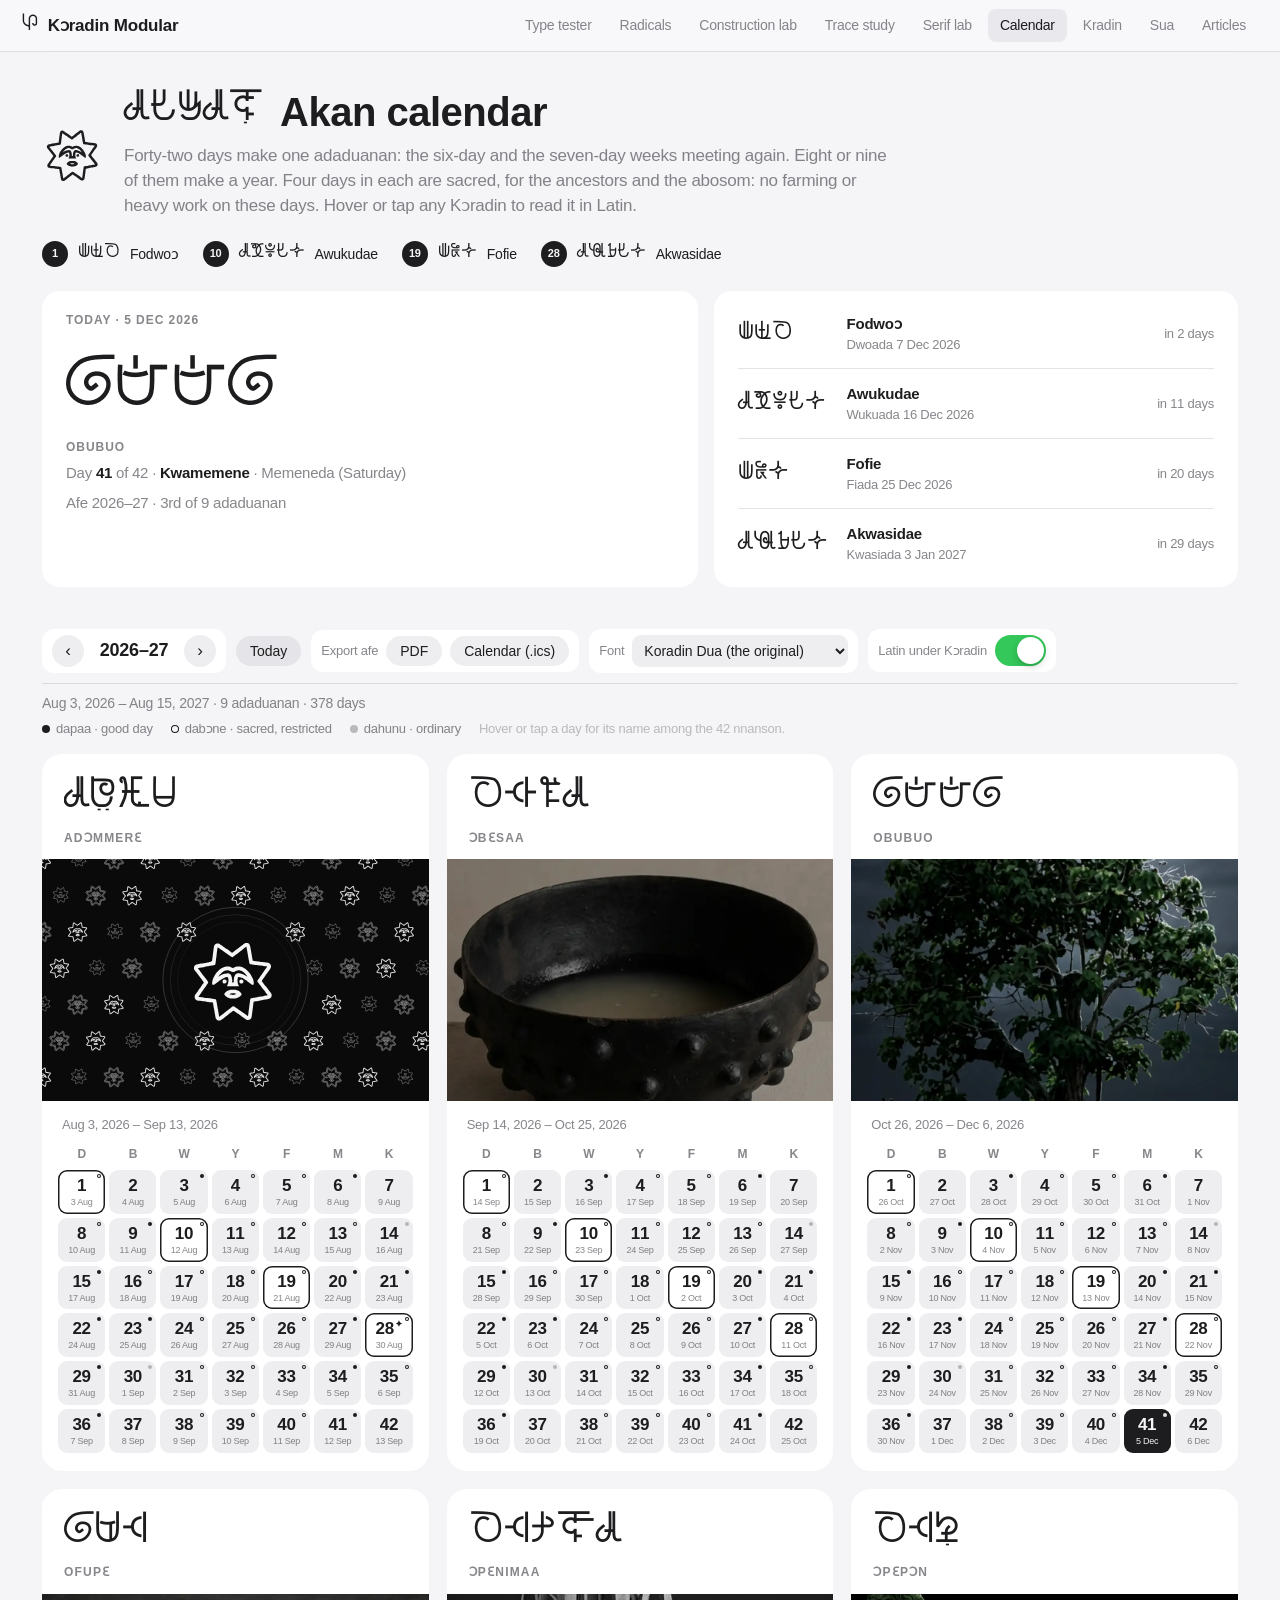
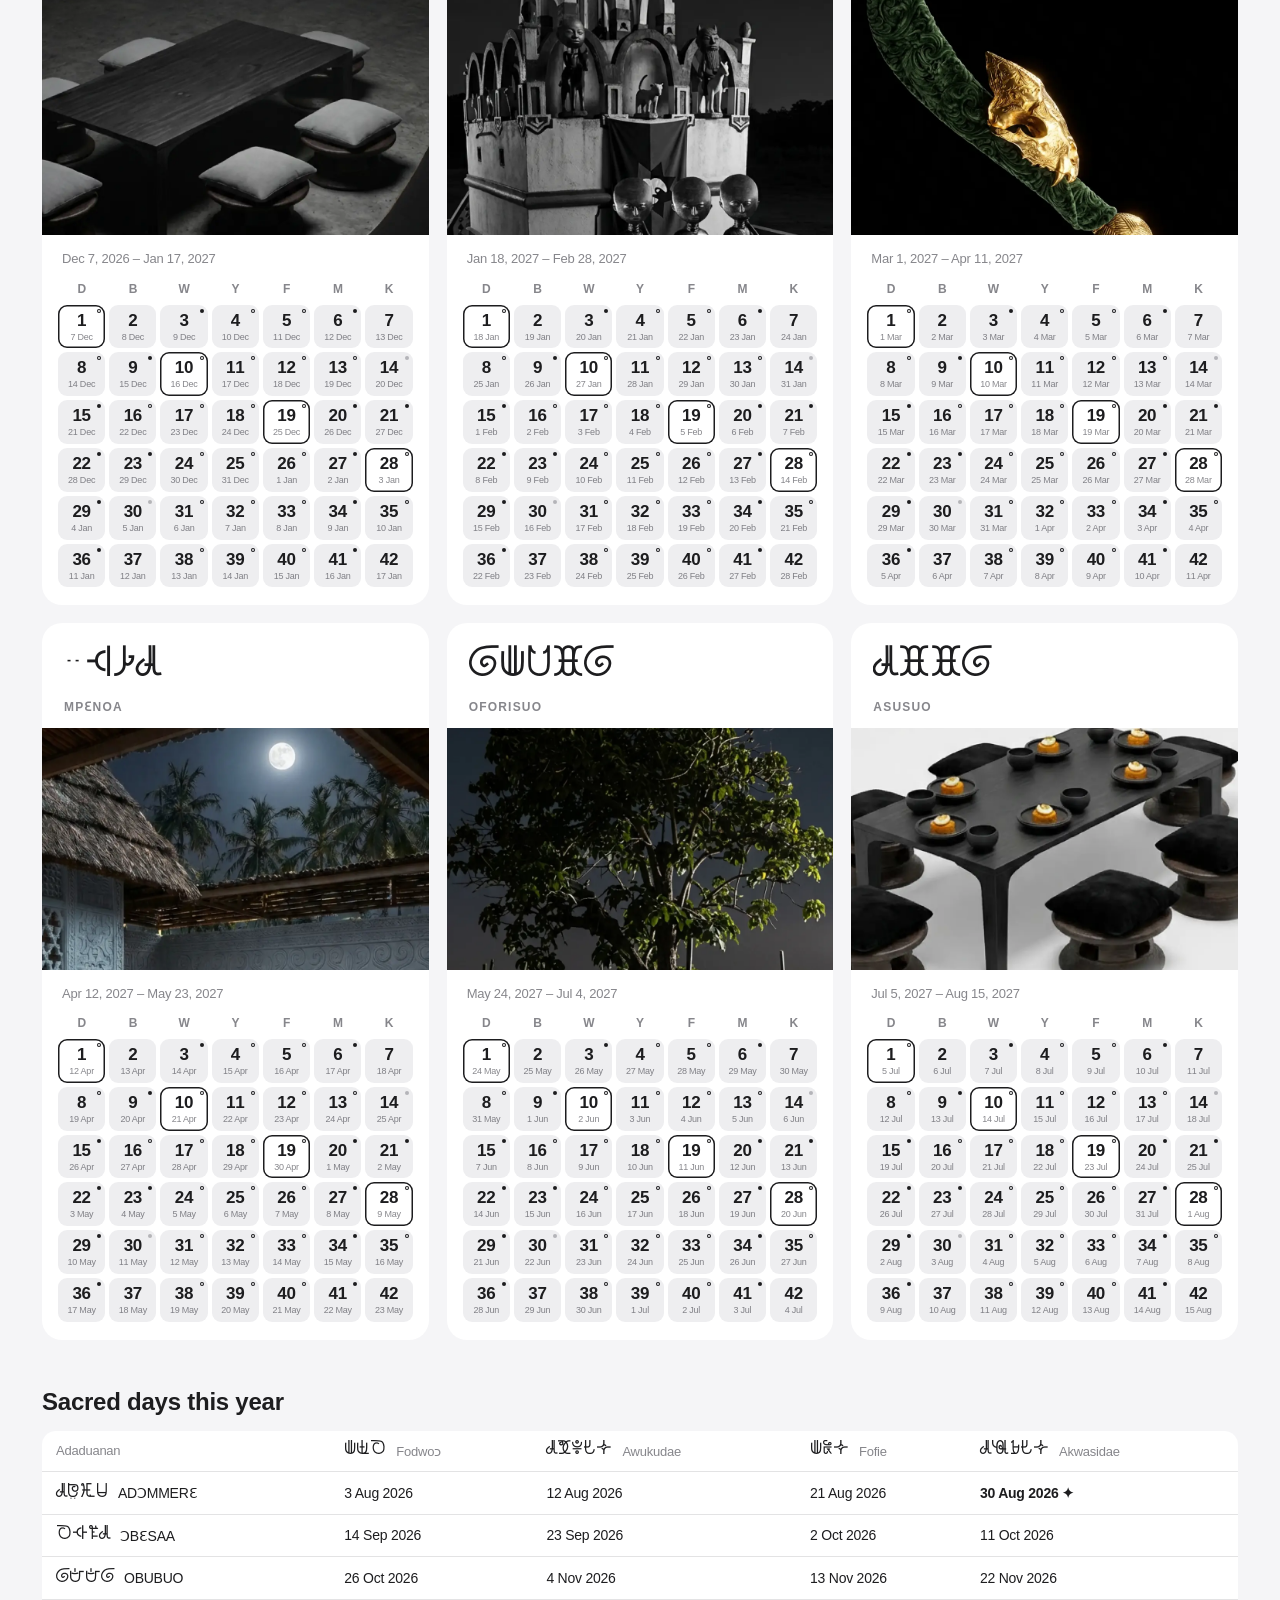
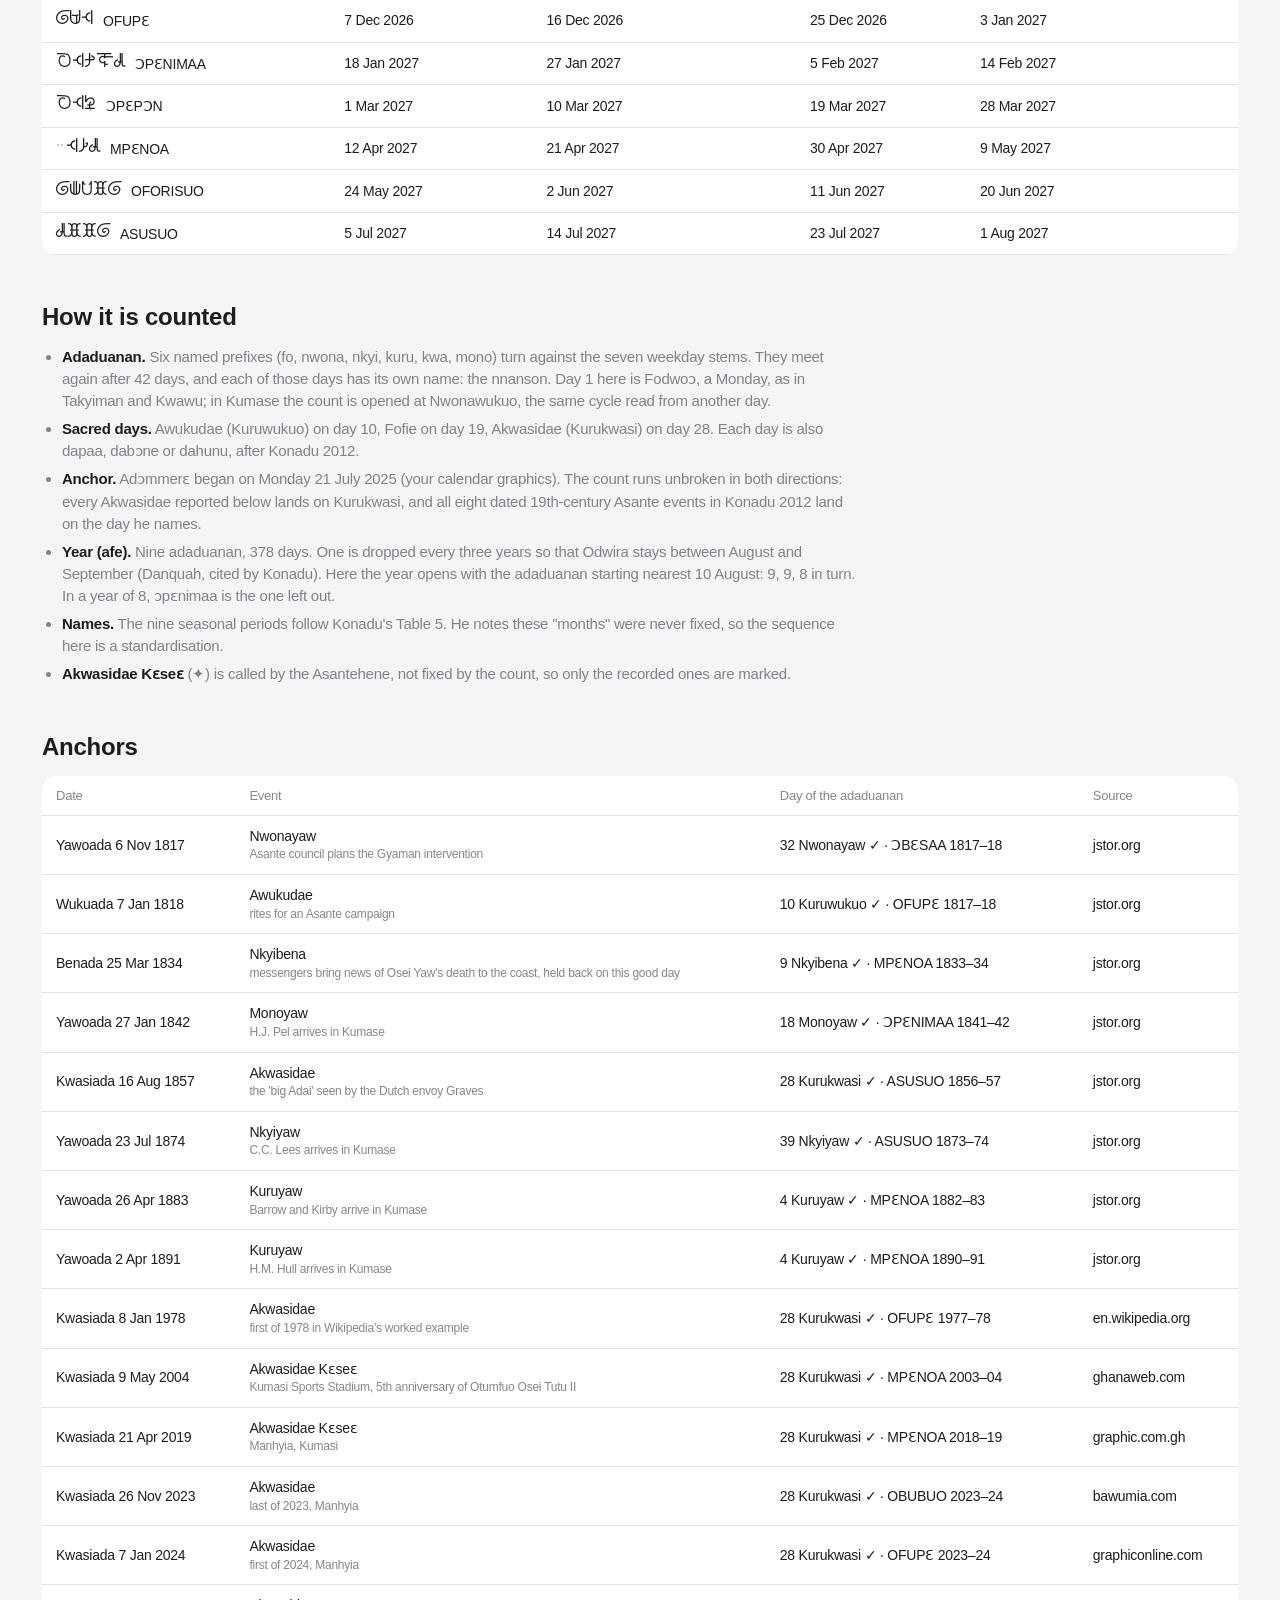
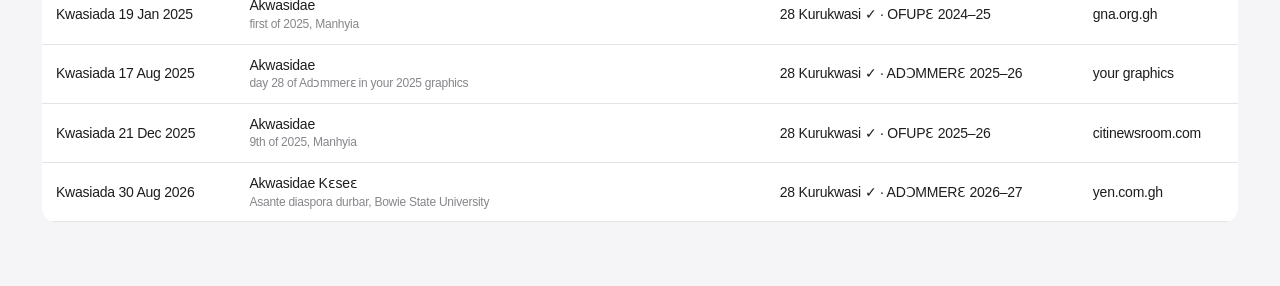
<file: calendar.html>
<!doctype html>
<html lang="en">
<head>
<meta charset="utf-8">
<meta name="viewport" content="width=device-width, initial-scale=1, viewport-fit=cover">
<meta name="color-scheme" content="light dark">
<title>Akan Calendar</title>
<meta name="description" content="The Akan calendar in Kɔradin: 42-day adaduanan, eight or nine to a year, with Fɔdwoo, Awukudae, Fofie and Akwasidae.">
<link rel="stylesheet" href="apple.css">
<link rel="stylesheet" href="cal.css">
</head>
<body>
<nav class="nav">
  <a class="brand" href="index.html"><span class="k" data-lat="Kɔradin">kɔ</span><span class="bt">Kɔradin Modular</span></a>
  <div class="tabs"><a href="index.html">Type tester</a><a href="radicals.html">Radicals</a><a href="lab.html">Construction lab</a><a href="trace.html">Trace study</a><a href="serif.html">Serif lab</a><a href="calendar.html" aria-current="page">Calendar</a><a href="kradin.html">Kradin</a><a href="learn.html">Sua</a><a href="articles.html">Articles</a></div>
</nav>
<div class="wrap">
  <div class="hero"><i class="emb" aria-hidden="true"></i><div>
    <h1><span class="kr-i" data-tw="adaduanan"></span><span>Akan calendar</span></h1>
    <p class="lead">Forty-two days make one adaduanan: the six-day and the seven-day weeks meeting again. Eight or nine of them make a year. Four days in each are sacred, for the ancestors and the abosom: no farming or heavy work on these days. Hover or tap any Kɔradin to read it in Latin.</p>
  </div></div>
  <div class="legend" id="legend"></div>

  <section class="today" id="today" aria-label="Today"></section>

  <div class="tools" role="toolbar" aria-label="Calendar controls">
    <div class="group"><button class="ib" id="prev" aria-label="Previous year">‹</button><span class="yr" id="ylabel"></span><button class="ib" id="next" aria-label="Next year">›</button></div>
    <button class="btn2" id="now">Today</button>
    <div class="group"><span class="lbl">Export afe</span><button class="btn2" id="exp-pdf">PDF</button><button class="btn2" id="exp-ics">Calendar (.ics)</button></div>
    <div class="group"><span class="lbl">Font</span><select class="sel" id="font" aria-label="Kɔradin font"></select></div>
    <div class="group"><span class="lbl">Latin under Kɔradin</span><label class="switch"><input type="checkbox" id="latin" checked><span></span></label></div>
  </div>
  <p id="ymeta"></p>
  <p class="catkey"><span class="ck"><i class="c-dapaa"></i>dapaa · good day</span><span class="ck"><i class="c-dabɔne"></i>dabɔne · sacred, restricted</span><span class="ck"><i class="c-dahunu"></i>dahunu · ordinary</span><span class="hint">Hover or tap a day for its name among the 42 nnanson.</span></p>
  <div class="cycles" id="cycles"></div>

  <h2>Sacred days this year</h2>
  <div class="tw"><table id="sacred"></table></div>

  <h2>How it is counted</h2>
  <ul class="rules">
    <li><b>Adaduanan.</b> Six named prefixes (fo, nwona, nkyi, kuru, kwa, mono) turn against the seven weekday stems. They meet again after 42 days, and each of those days has its own name: the nnanson. Day 1 here is Fodwoɔ, a Monday, as in Takyiman and Kwawu; in Kumase the count is opened at Nwonawukuo, the same cycle read from another day.</li>
    <li><b>Sacred days.</b> Awukudae (Kuruwukuo) on day 10, Fofie on day 19, Akwasidae (Kurukwasi) on day 28. Each day is also dapaa, dabɔne or dahunu, after Konadu 2012.</li>
    <li><b>Anchor.</b> Adɔmmerɛ began on Monday 21 July 2025 (your calendar graphics). The count runs unbroken in both directions: every Akwasidae reported below lands on Kurukwasi, and all eight dated 19th-century Asante events in Konadu 2012 land on the day he names.</li>
    <li><b>Year (afe).</b> Nine adaduanan, 378 days. One is dropped every three years so that Odwira stays between August and September (Danquah, cited by Konadu). Here the year opens with the adaduanan starting nearest 10 August: 9, 9, 8 in turn. In a year of 8, ɔpɛnimaa is the one left out.</li>
    <li><b>Names.</b> The nine seasonal periods follow Konadu's Table 5. He notes these "months" were never fixed, so the sequence here is a standardisation.</li>
    <li><b>Akwasidae Kɛseɛ</b> (✦) is called by the Asantehene, not fixed by the count, so only the recorded ones are marked.</li>
  </ul>

  <h2>Anchors</h2>
  <div class="tw"><table id="anchors"></table></div>
</div>
<script src="twi.js"></script>
<script src="stroke.js"></script>
<script src="kr.js"></script>
<script src="vendor/opentype.min.js"></script>
<script src="vendor/polygon-clipping.umd.min.js"></script>
<script src="kfont.js"></script>
<script src="calendar.js"></script>
<script src="calview.js"></script>
</body>
</html>
</file>
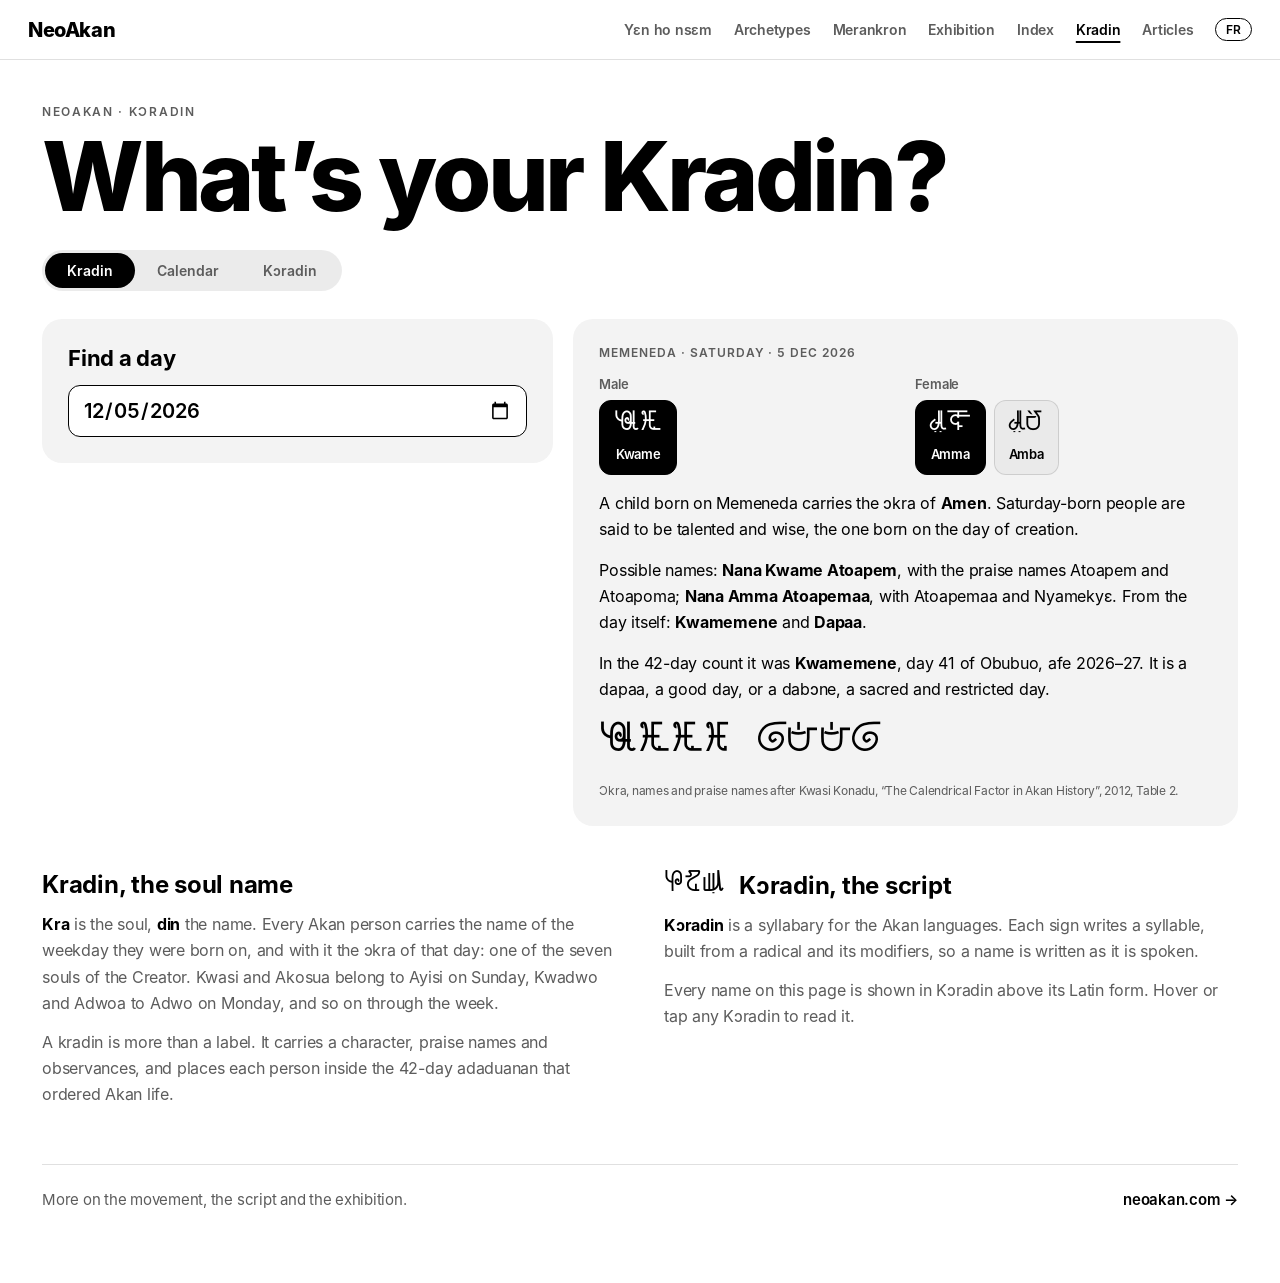
<file: kradin.html>
<!doctype html>
<html lang="en">
<head>
<meta charset="utf-8">
<meta name="viewport" content="width=device-width, initial-scale=1, viewport-fit=cover">
<meta name="color-scheme" content="light dark">
<title data-fr-title="Kradin · NeoAkan">Kradin · NeoAkan</title>
<meta name="description" content="What's your Kradin? Find the Akan day name for any date, and read the adaduanan calendar in Kɔradin.">
<link rel="stylesheet" href="apple.css">
<link rel="stylesheet" href="cal.css">
<style>
@font-face{font-family:"Inter";src:url(fonts/Inter-Regular.woff2) format("woff2");font-weight:400}
@font-face{font-family:"Inter";src:url(fonts/Inter-SemiBold.woff2) format("woff2");font-weight:500 600}
@font-face{font-family:"Inter";src:url(fonts/Inter-Bold.woff2) format("woff2");font-weight:700}
@font-face{font-family:"Inter";src:url(fonts/Inter-ExtraBold.woff2) format("woff2");font-weight:800 900}
:root{--navh:60px;--bg:#fff;--card:#f3f3f3;--label:#000;--label2:#5c5c5c;--label3:#a8a8a8;--sep:#0000001f;--fill:#00000009;--fill2:#00000014;--tint:#000;
  --font:"Inter",-apple-system,BlinkMacSystemFont,"Segoe UI",Roboto,sans-serif;--display:var(--font)}
@media (prefers-color-scheme:dark){:root{--bg:#000;--card:#111;--label:#fff;--label2:#a3a3a3;--label3:#555;--sep:#ffffff24;--fill:#ffffff0d;--fill2:#ffffff1a;--tint:#fff}}
html,body{background:var(--bg)}
.switch input:checked + span{background:var(--label)}
.switch input:checked + span::after{background:var(--bg)}

/* neoakan.com nav */
.nn{position:sticky;top:0;z-index:30;height:var(--navh);display:flex;align-items:center;gap:28px;padding:0 28px;background:var(--bg);border-bottom:1px solid var(--sep)}
.nn .logo{font:800 20px/1 var(--font);letter-spacing:-.02em;color:var(--label)}
.nn nav{display:flex;gap:22px;margin-left:auto;align-items:center}
.nn nav a{color:var(--label2);font:500 14px var(--font);transition:color .2s}
.nn nav a:hover,.nn nav a[aria-current]{color:var(--label)}
.nn nav a[aria-current]{text-decoration:underline;text-underline-offset:6px;text-decoration-thickness:1.5px}
.nn .lang{border:1px solid var(--label);border-radius:99px;padding:3px 10px;color:var(--label)!important;font-size:12px!important}
#menu-btn{display:none;margin-left:auto;appearance:none;border:0;background:none;width:40px;height:40px;cursor:pointer;position:relative}
#menu-btn i,#menu-btn i::before,#menu-btn i::after{position:absolute;left:10px;right:10px;height:1.5px;background:var(--label);content:"";transition:transform .25s}
#menu-btn i{top:19px}#menu-btn i::before{left:0;right:0;top:-6px}#menu-btn i::after{left:0;right:0;top:6px}
body.menu-open #menu-btn i{background:transparent}body.menu-open #menu-btn i::before{transform:translateY(6px) rotate(45deg)}body.menu-open #menu-btn i::after{transform:translateY(-6px) rotate(-45deg)}
@media(max-width:900px){
  .nn{padding:0 16px}
  #menu-btn{display:block}
  .nn nav{position:fixed;inset:var(--navh) 0 auto 0;flex-direction:column;align-items:flex-start;gap:0;background:var(--bg);border-bottom:1px solid var(--sep);padding:8px 16px 16px;transform:translateY(-8px);opacity:0;pointer-events:none;transition:opacity .2s,transform .2s}
  .nn nav a{font-size:18px;padding:12px 0;width:100%;border-bottom:1px solid var(--sep)}
  .nn nav a.lang{border:1px solid var(--label);width:auto;margin-top:14px;padding:4px 12px}
  body.menu-open .nn nav{opacity:1;transform:none;pointer-events:auto}
}

.top{max-width:1240px;margin:0 auto;padding:44px 22px 0}
.top .ey{font:600 12px var(--font);letter-spacing:.14em;text-transform:uppercase;color:var(--label2)}
.top h1{font:800 clamp(44px,8vw,96px)/.95 var(--display);letter-spacing:-.035em;margin-top:12px}
.seg{display:inline-flex;background:var(--fill2);border-radius:99px;padding:3px;margin-top:28px}
.seg button{appearance:none;border:0;background:none;border-radius:99px;padding:9px 22px;font:600 14px var(--font);cursor:pointer;color:var(--label2);transition:background .2s,color .2s}
.seg button[aria-selected=true]{background:var(--label);color:var(--bg)}
.pane{max-width:1240px;margin:0 auto;padding:28px 22px 72px}
.find{display:grid;grid-template-columns:minmax(0,1fr) minmax(0,1.3fr);gap:20px;align-items:start}
.box{background:var(--card);border-radius:20px;padding:26px;min-width:0}
.box h2{margin:0 0 14px;font:700 22px var(--display)}
input[type=date]{display:block;font:600 20px var(--font);padding:12px 14px;border-radius:12px;border:1.5px solid var(--label);background:var(--bg);color:var(--label);width:100%;max-width:100%;min-height:52px;-webkit-appearance:none;appearance:none}
.pair{display:grid;grid-template-columns:1fr 1fr;gap:18px;margin-top:16px}
.pair h3{font:600 13px var(--font);color:var(--label2);margin-bottom:8px}
.chips{display:flex;flex-wrap:wrap;gap:8px}
.chip{display:inline-flex;flex-direction:column;align-items:center;gap:6px;padding:10px 14px;border-radius:12px;border:1px solid var(--sep);min-width:0}
.chip .kr-i{font-size:28px}.chip b{font-size:13px;font-weight:600}
.chip.first{background:var(--label);color:var(--bg);border-color:var(--label)}
.para{margin-top:16px;font-size:16px;line-height:1.6}
.kname{margin-top:20px;display:flex;gap:16px 28px;flex-wrap:wrap}.kname .kr-i{font-size:42px}
.src{margin-top:18px;font-size:12px;color:var(--label2)}
.about{margin-top:44px;display:grid;grid-template-columns:1fr 1fr;gap:20px 48px}
.about h2{font:700 24px var(--display);margin:0;display:flex;align-items:center;gap:14px;flex-wrap:wrap}
.about h2 .kr-i{font-size:30px}
.about p{margin-top:12px;font-size:16px;line-height:1.65;color:var(--label2)}.about p b{color:var(--label)}
.about a{color:var(--label);text-decoration:underline;text-underline-offset:3px}
.cta{margin-top:56px;border-top:1px solid var(--sep);padding-top:24px;display:flex;justify-content:space-between;gap:16px;flex-wrap:wrap;color:var(--label2)}
.cta a{color:var(--label);font-weight:600}
@media(max-width:800px){.find,.about,.pair{grid-template-columns:1fr}.kname .kr-i{font-size:34px}.top{padding:28px 16px 0}.pane{padding:22px 16px 56px}.box{padding:20px}}

/* Kɔradin tab */
.sx-hero{display:grid;grid-template-columns:auto 1fr;gap:28px 40px;align-items:center;padding:8px 0 8px}
.sx-big .kr-i{font-size:clamp(72px,12vw,150px)}
.sx-hero .ey{font:600 12px var(--font);letter-spacing:.14em;text-transform:uppercase;color:var(--label2)}
.sx-lede{font:600 clamp(20px,2.4vw,28px)/1.3 var(--display);margin-top:10px;letter-spacing:-.01em;max-width:620px}
#p-script section{margin-top:48px}
#p-script h2{font:700 26px var(--display);margin:0 0 12px;letter-spacing:-.01em}
.sx-cols{display:grid;grid-template-columns:1fr 1fr;gap:24px 48px}
.sx-cols p{margin-top:10px;font-size:16px;line-height:1.65;color:var(--label2)}
.sx-list{margin-top:14px;padding:0;list-style:none}.sx-list li{padding:10px 0;border-top:1px solid var(--sep);font-size:15px;color:var(--label2)}.sx-list b{color:var(--label)}
.sx-rules{display:grid;grid-template-columns:repeat(3,minmax(0,1fr));gap:14px}
.sx-rules>div{background:var(--card);border-radius:16px;padding:18px 20px}
.sx-rules p{margin-top:6px;color:var(--label2);font-size:14px;line-height:1.55}
.sx-note{color:var(--label2);margin:-4px 0 14px;max-width:720px}
table.sy{background:var(--card);border-radius:14px}
table.sy th,table.sy td{text-align:center;padding:6px 4px;border-bottom:1px solid var(--sep)}
table.sy th{font:700 13px var(--font);color:var(--label2)}
table.sy th:first-child{text-align:left;padding-left:16px;width:56px}
table.sy tr.base th:first-child{color:var(--label)}
table.sy tr.var th:first-child{padding-left:28px;font-weight:500}
table.sy tr.base td,table.sy tr.base th{border-top:2px solid var(--sep)}
table.sy td .kr-i{font-size:26px;transition:transform .2s}
table.sy td small{display:block;font-size:10px;color:var(--label3);margin-top:2px}
table.sy td.on{background:var(--label);color:var(--bg)}table.sy td.on small{color:var(--bg)}
table.sy td.on .kr-i{transform:scale(1.12);color:var(--bg)}
.dn{display:flex;flex-wrap:wrap;gap:8px}
.dn button{appearance:none;cursor:pointer;display:inline-flex;flex-direction:column;align-items:center;gap:6px;padding:10px 14px;border-radius:12px;border:1px solid var(--sep);background:none;color:var(--label);min-width:0}
.dn button .kr-i{font-size:26px}.dn button b{font:600 13px var(--font)}.dn button small{font-size:11px;color:var(--label2)}
.dn button[aria-pressed=true]{background:var(--label);color:var(--bg);border-color:var(--label)}.dn button[aria-pressed=true] small{color:var(--bg)}
.dn h3{width:100%;font:600 13px var(--font);color:var(--label2);margin:10px 0 2px}
.sx-colors{display:grid;grid-template-columns:repeat(3,minmax(0,1fr));gap:14px}
.sx-colors>div{border:1px solid var(--sep);border-radius:16px;padding:20px;min-height:180px;display:flex;flex-direction:column;gap:6px}
.sx-colors .kr-i{font-size:34px}
.sx-colors b{font:700 18px var(--font);margin-top:auto}
.sx-colors p{font-size:14px;line-height:1.5;opacity:.85}
.sx-tools{display:grid;grid-template-columns:repeat(3,minmax(0,1fr));gap:14px}
.sx-tools a{display:flex;flex-direction:column;gap:4px;background:var(--card);border-radius:16px;padding:18px 20px;color:var(--label)}
.sx-tools a span{color:var(--label2);font-size:14px}
.sx-tools a:hover{background:var(--fill2)}
@media(max-width:800px){.sx-hero{grid-template-columns:1fr}.sx-cols,.sx-rules,.sx-colors,.sx-tools{grid-template-columns:1fr}table.sy td .kr-i{font-size:21px}}
</style>
</head>
<body>
<header class="nn">
  <a class="logo" href="https://neoakan.com/">NeoAkan</a>
  <button id="menu-btn" aria-label="Menu"><i></i></button>
  <nav aria-label="Main">
    <a href="https://neoakan.com/#about">Yɛn ho nsɛm</a>
    <a href="https://neoakan.com/#archetypes">Archetypes</a>
    <a href="https://neoakan.com/#merankron">Merankron</a>
    <a href="https://neoakan.com/showcase">Exhibition</a>
    <a href="https://neoakan.com/directory">Index</a>
    <a href="https://neoakan.com/kradin" aria-current="page">Kradin</a>
    <a href="https://neoakan.com/articles">Articles</a>
    <a class="lang" href="#" id="langbtn">FR</a>
  </nav>
</header>
<div class="top">
  <p class="ey">NeoAkan · Kɔradin</p>
  <h1 data-fr="Quel est votre kradin ?">What’s your Kradin?</h1>
  <div class="seg" role="tablist">
    <button role="tab" data-p="p-kradin" aria-selected="true">Kradin</button>
    <button role="tab" data-p="p-cal" aria-selected="false" data-fr="Calendrier">Calendar</button>
    <button role="tab" data-p="p-script" aria-selected="false">Kɔradin</button>
  </div>
</div>

<main class="pane" id="p-kradin" role="tabpanel">
  <div class="find">
    <div class="box">
      <h2 data-fr="Trouver un jour">Find a day</h2>
      <input type="date" id="bd" aria-label="Date of birth or any date" data-fr-aria="Date de naissance ou toute autre date" min="1800-01-01" max="2100-12-31">
    </div>
    <div class="box" id="res" aria-live="polite"></div>
  </div>
  <section class="about">
    <div>
      <h2 data-fr="Kradin, le nom de l'âme">Kradin, the soul name</h2>
      <p data-fr="<b>Kra</b> est l'âme, <b>din</b> le nom. Chaque Akan porte le nom du jour de sa naissance, et avec lui l'ɔkra de ce jour : l'une des sept âmes du Créateur. Kwasi et Akosua appartiennent à Ayisi le dimanche, Kwadwo et Adwoa à Adwo le lundi, et ainsi de suite.">
        <b>Kra</b> is the soul, <b>din</b> the name. Every Akan person carries the name of the weekday they were born on, and with it the ɔkra of that day: one of the seven souls of the Creator. Kwasi and Akosua belong to Ayisi on Sunday, Kwadwo and Adwoa to Adwo on Monday, and so on through the week.</p>
      <p data-fr="Un kradin est plus qu'une étiquette. Il porte un caractère, des noms de louange et des observances, et place chaque personne dans l'adaduanan de 42 jours qui rythmait la vie akan.">A kradin is more than a label. It carries a character, praise names and observances, and places each person inside the 42-day adaduanan that ordered Akan life.</p>
    </div>
    <div>
      <h2><span class="kr-i" data-tw="kɔradin"></span><span data-fr="Kɔradin, l'écriture">Kɔradin, the script</span></h2>
      <p data-fr="Le <b>kɔradin</b> est un syllabaire pour les langues akan. Chaque signe écrit une syllabe, formée d'un radical et de ses modificateurs : un nom s'écrit comme il se prononce.">
        <b>Kɔradin</b> is a syllabary for the Akan languages. Each sign writes a syllable, built from a radical and its modifiers, so a name is written as it is spoken.</p>
      <p data-fr="Chaque nom de cette page est écrit en kɔradin au-dessus de sa forme latine. Survolez ou touchez le kɔradin pour le lire.">Every name on this page is shown in Kɔradin above its Latin form. Hover or tap any Kɔradin to read it.</p>
    </div>
  </section>
  <p class="cta"><span data-fr="Le mouvement, l'écriture et l'exposition.">More on the movement, the script and the exhibition.</span><a href="https://neoakan.com/">neoakan.com →</a></p>
</main>

<main class="pane wrap" id="p-cal" role="tabpanel" hidden>
  <div class="legend" id="legend"></div>
  <section class="today" id="today" aria-label="Today"></section>
  <div class="tools" role="toolbar" aria-label="Calendar controls">
    <div class="group"><button class="ib" id="prev" aria-label="Previous year" data-fr-aria="Année précédente">‹</button><span class="yr" id="ylabel"></span><button class="ib" id="next" aria-label="Next year" data-fr-aria="Année suivante">›</button></div>
    <button class="btn2" id="now" data-fr="Aujourd'hui">Today</button>
    <div class="group"><span class="lbl" data-fr="Exporter l'afe">Export afe</span><button class="btn2" id="exp-pdf">PDF</button><button class="btn2" id="exp-ics" data-fr="Agenda">Calendar</button></div>
    <div class="group"><span class="lbl" data-fr="Latin">Latin</span><label class="switch"><input type="checkbox" id="latin" checked><span></span></label></div>
  </div>
  <p id="ymeta"></p>
  <p class="catkey"><span class="ck"><i class="c-dapaa"></i><span data-fr="dapaa · jour faste">dapaa · good day</span></span><span class="ck"><i class="c-dabɔne"></i><span data-fr="dabɔne · sacré, restreint">dabɔne · sacred, restricted</span></span><span class="ck"><i class="c-dahunu"></i><span data-fr="dahunu · ordinaire">dahunu · ordinary</span></span><span class="hint" data-fr="Survolez ou touchez un jour pour voir son nom.">Hover or tap a day for its name.</span></p>
  <div class="cycles" id="cycles"></div>
  <h2 data-fr="Jours sacrés de l'année">Sacred days this year</h2>
  <div class="tw"><table id="sacred"></table></div>
  <p class="cta"><span data-fr="Le mouvement, l'écriture et l'exposition.">More on the movement, the script and the exhibition.</span><a href="https://neoakan.com/">neoakan.com →</a></p>
</main>

<main class="pane" id="p-script" role="tabpanel" hidden>
  <section class="sx-hero">
    <div class="sx-big"><span class="kr-i" data-tw="kɔradin"></span></div>
    <div>
      <p class="ey" data-fr="L'écriture kɔradin">The Kɔradin writing system</p>
      <p class="sx-lede" data-fr="Un syllabaire pour les langues akan, conçu pour que chaque mot s'écrive comme il se dit : un signe par syllabe.">A syllabary for the Akan languages, built so that every word is written the way it is spoken: one sign per syllable.</p>
    </div>
  </section>

  <section class="sx-cols">
    <div>
      <h2 data-fr="Origines">Origins</h2>
      <p data-fr="Le kɔradin a été créé en 2021 : c'est l'une des premières créations de Merankron. Son nom vient de kradin, le nom de l'âme, écrit tel qu'on le prononce.">Kɔradin was created in 2021, one of the first creations of Merankron. It takes its name from kradin, the soul name, spelled as it is pronounced.</p>
      <p data-fr="L'Afrique de l'Ouest écrit déjà avec des symboles. Les signes akan, ga et ewe portent depuis longtemps des idées, des proverbes et des valeurs plutôt que des sons, l'adinkra étant le plus connu. Ces signes idéographiques sont partagés entre peuples voisins, et n'appartiennent à aucun en propre. Le kɔradin puise dans cet héritage, avec l'afaka, l'adinkra et les symboles ewe et ga comme références, et en fait une écriture phonétique : chaque signe représente désormais un son.">West Africa already writes with symbols. Akan, Ga and Ewe signs have long carried ideas, proverbs and values rather than sounds, Adinkra being the best known. Such ideographic signs are shared across neighbouring peoples, not owned by one. Kɔradin draws on that inheritance, with Afaka, Adinkra, and Ewe and Ga symbols as references, and turns it into a phonetic script: every sign now stands for a sound.</p>
    </div>
    <div>
      <h2 data-fr="Ambition">Ambition</h2>
      <p data-fr="Le kɔradin s'adresse à toute la famille akan : twi asante et akuapem, fante, baoulé, agni, ahanta, nzema. Le twi asante en est aujourd'hui la norme de référence : les tables, les polices et les leçons partent de lui, et chaque variété viendra s'y ajouter.">Kɔradin is written for the whole Akan family: Asante and Akuapem Twi, Fante, Baoulé, Agni, Ahanta, Nzema. Asante Twi is its working standard today: the tables, fonts and lessons start from it, and each variety will be added in turn.</p>
      <p data-fr="Partout où l'alphabet latin a donné à un même nom plusieurs orthographes (Kwasi, Quassi, Kouassi, Kwesi), le kɔradin lui en rend une seule, fondée sur le son.">Wherever Latin letters gave one name many spellings (Kwasi, Quassi, Kouassi, Kwesi), Kɔradin gives it back one, based on sound.</p>
      <ul class="sx-list">
        <li data-fr="<b>Usage quotidien.</b> Une famille de polices, un clavier et une extension de navigateur qui affiche en kɔradin tout texte akan sur le web."><b>Everyday use.</b> A font family, a keyboard, and a browser extension that shows any Akan text on the web in Kɔradin.</li>
        <li data-fr="<b>Apprentissage.</b> Des moyens mnémotechniques et des leçons courtes, pour lire son propre nom en un après-midi."><b>Learning.</b> Mnemonics and short lessons, so anyone can read their own name in an afternoon.</li>
        <li data-fr="<b>Reconnaissance.</b> Une documentation de l'écriture en vue de son enregistrement et, à terme, de son encodage Unicode."><b>Recognition.</b> Documentation of the script towards registration and, in time, Unicode encoding.</li>
        <li data-fr="<b>Design.</b> Un langage visuel pour l'art, la mode, l'architecture et les médias néo-akan."><b>Design.</b> A visual language for Neo-Akan art, fashion, architecture and media.</li>
      </ul>
    </div>
  </section>

  <section>
    <h2 data-fr="Fonctionnement">How it works</h2>
    <div class="sx-rules">
      <div><b data-fr="Un signe, une syllabe.">One sign, one syllable.</b><p data-fr="L'akan se construit en paires consonne et voyelle. Chaque paire est un signe : ka, kɔ, kye, twe.">Akan is built from consonant and vowel pairs. Each pair is one sign: ka, kɔ, kye, twe.</p></div>
      <div><b data-fr="Des familles de signes.">Families of signs.</b><p data-fr="Les sons proches partagent un signe de base. Les variantes sont cette base avec un modificateur : ky et tw dérivent de t, dw et gy de d, b et kp de p.">Related sounds share a base sign. Variants are that base with a modifier: ky and tw grow from t, dw and gy from d, b and kp from p.</p></div>
      <div><b data-fr="Sept voyelles.">Seven vowels.</b><p data-fr="a, e, ɛ, i, o, ɔ, u. Les voyelles ouvertes ɛ et ɔ ont leurs propres formes, jamais confondues avec e et o.">a, e, ɛ, i, o, ɔ, u. The open vowels ɛ and ɔ have their own forms, never mixed with e and o.</p></div>
      <div><b data-fr="Des nasales en marques.">Nasals as marks.</b><p data-fr="m, n et ng deviennent des marques : sous le signe qu'elles ferment, ou devant celui qu'elles ouvrent (ka, kan, kang).">m, n and ng become marks: under the sign they close, or before the sign they open (ka, kan, kang).</p></div>
      <div><b data-fr="Pas de groupes de consonnes.">No clusters.</b><p data-fr="Les groupes de consonnes retrouvent leur voyelle : Brafo s'écrit barafo, Frimpɔŋ firimpɔŋ.">Consonant clusters take their vowel back: Brafo is written barafo, Frimpɔŋ firimpɔŋ.</p></div>
      <div><b data-fr="Des noms phonétiques.">Phonetic names.</b><p data-fr="Les noms s'écrivent comme ils se disent : Mensah mɛnsa, Dontoh dontɔ, Kwesi avec son propre signe kwe.">Names are spelled as said: Mensah mɛnsa, Dontoh dontɔ, Kwesi with its own kwe sign.</p></div>
    </div>
  </section>

  <section>
    <h2 data-fr="La table des syllabes">The syllable table</h2>
    <p class="sx-note" data-fr="Les attaques à gauche, les voyelles en haut. Les familles sont regroupées : la ligne de base d'abord, ses variantes dessous. Touchez un nom ci-dessous pour allumer ses syllabes.">Onsets down the side, vowels across the top. Families are grouped: the base row first, its variants beneath. Tap any name below to light up its syllables.</p>
    <div class="tw"><table class="sy" id="sy"></table></div>
  </section>
  <section>
    <h2 data-fr="Noms des jours">Day names</h2>
    <p class="sx-note" data-fr="Chaque enfant akan reçoit un kradin, le nom de l'âme du jour de sa naissance.">Every Akan child receives a kradin, the soul name of the day of birth.</p>
    <div class="dn" id="dn"></div>
  </section>
  <section>
    <h2 data-fr="Noms de famille">Surnames</h2>
    <div class="dn" id="sn"></div>
  </section>

  <section class="sx-tools">
    <a href="learn.html"><b>Sua</b><span data-fr="Apprenez le kɔradin et l'akan">Learn Kɔradin and Akan</span></a>
    <a href="https://kradinmodular.netlify.app/" target="_blank" rel="noopener"><b data-fr="Testeur de caractères">Type tester</b><span data-fr="Écrivez en kɔradin, dans tous les styles">Write in Kɔradin, in every style</span></a>
    <a href="https://kradinmodular.netlify.app/dl/KoradinModular-All.zip"><b data-fr="Polices">Fonts</b><span data-fr="Téléchargez la famille Kɔradin Modular">Download the Kɔradin Modular family</span></a>
  </section>
  <p class="cta"><span data-fr="Le mouvement, l'écriture et l'exposition.">More on the movement, the script and the exhibition.</span><a href="https://neoakan.com/">neoakan.com →</a></p>
</main>
<script src="nav.js"></script>
<script src="twi.js"></script>
<script src="kfont.js"></script>
<script src="calendar.js"></script>
<script src="calview.js"></script>
<script src="kradin.js"></script>
<script src="script-tab.js"></script>
</body>
</html>
</file>
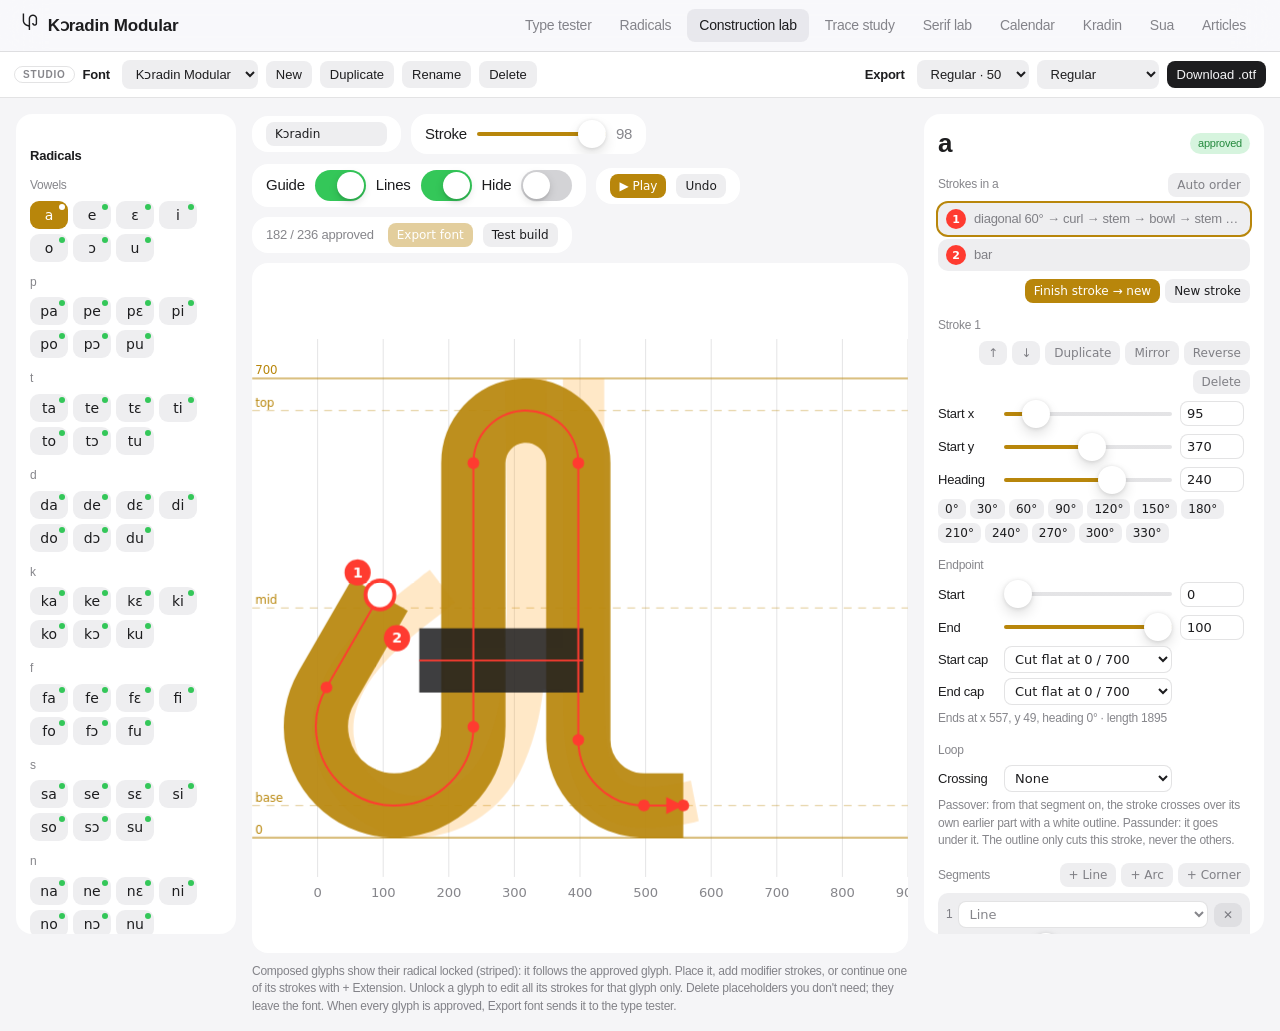
<file: lab.html>
<!doctype html>
<html lang="en">
<head>
<meta charset="utf-8">
<meta name="viewport" content="width=device-width, initial-scale=1, viewport-fit=cover">
<meta name="color-scheme" content="light dark">
<title>Kɔradin Construction Lab</title>
<link rel="stylesheet" href="apple.css">
<link rel="stylesheet" href="editor.css">
</head>
<body>
<nav class="nav">
  <a class="brand" href="index.html"><span class="k" data-lat="Kɔradin">kɔ</span><span class="bt">Kɔradin Modular</span></a>
  <div class="tabs"><a href="index.html">Type tester</a><a href="radicals.html">Radicals</a><a href="lab.html" aria-current="page">Construction lab</a><a href="trace.html">Trace study</a><a href="serif.html">Serif lab</a><a href="calendar.html">Calendar</a><a href="kradin.html">Kradin</a><a href="learn.html">Sua</a><a href="articles.html">Articles</a></div>
</nav>
<div class="gen">
  <aside class="pane pick" id="pick" aria-label="Glyphs"></aside>
  <main class="stage">
    <div class="top">
      <div class="pane group scr" aria-label="Script"><select class="mini" id="scr" aria-label="Script"></select></div>
      <div class="pane group"><span class="lbl">Stroke</span><input type="range" id="w" min="22" max="98" value="98" aria-label="Stroke weight"><span class="val" id="wv">98</span></div>
      <div class="pane group"><span class="lbl">Guide</span><label class="switch"><input type="checkbox" id="gh" checked><span></span></label>
        <span class="lbl">Lines</span><label class="switch"><input type="checkbox" id="cl" checked><span></span></label>
        <span class="lbl">Hide</span><label class="switch"><input type="checkbox" id="hide"><span></span></label></div>
      <div class="pane group"><button class="mini pri" id="play">▶ Play</button><button class="mini" id="undo">Undo</button></div>
      <div class="pane group exportbar"><span id="prog"></span><button class="mini pri" id="exportAll" disabled>Export font</button><button class="mini" id="exportTest" title="Export everything as it is now, approved or not, to try it in the type tester">Test build</button></div>
    </div>
    <svg id="cv" viewBox="-100 -100 1000 900"></svg>
    <p class="hint">Composed glyphs show their radical locked (striped): it follows the approved glyph. Place it, add modifier strokes, or continue one of its strokes with + Extension. Unlock a glyph to edit all its strokes for that glyph only. Delete placeholders you don't need; they leave the font. When every glyph is approved, Export font sends it to the type tester.</p>
  </main>
  <aside class="pane ins" id="ins"></aside>
</div>
<script>window.EDITOR_MODE="all";window.KR_SCRIPT=new URLSearchParams(location.search).get("s")||"kradin";
if(KR_SCRIPT==="adinkra")document.title="Adinkra Alphabet Construction Lab";</script>
<script src="twi.js"></script>
<script src="stroke.js"></script>
<script src="kr.js"></script>
<script src="kfont.js"></script>
<script>
const scr=document.getElementById("scr");scr.innerHTML=KR_SCRIPTS.map(s=>`<option value="${s.id}"${s.pending?" disabled":""}>${s.name}${s.pending?" (needs reference font)":""}</option>`).join("");scr.value=KR.SCRIPT;
scr.onchange=()=>{location.href="lab.html"+(scr.value==="kradin"?"":"?s="+scr.value)};
</script>
<script>if(KR_SCRIPT==="kradin-soft"){const w=document.getElementById("w");w.max=150;}</script>
<script src="editor.js"></script>
<script src="vendor/opentype.min.js"></script><script src="vendor/polygon-clipping.umd.min.js"></script><script src="vendor/clipper.js"></script><script src="soft.js"></script>
<script src="styles.js"></script>
<script src="studio.js"></script>
</body>
</html>
</file>
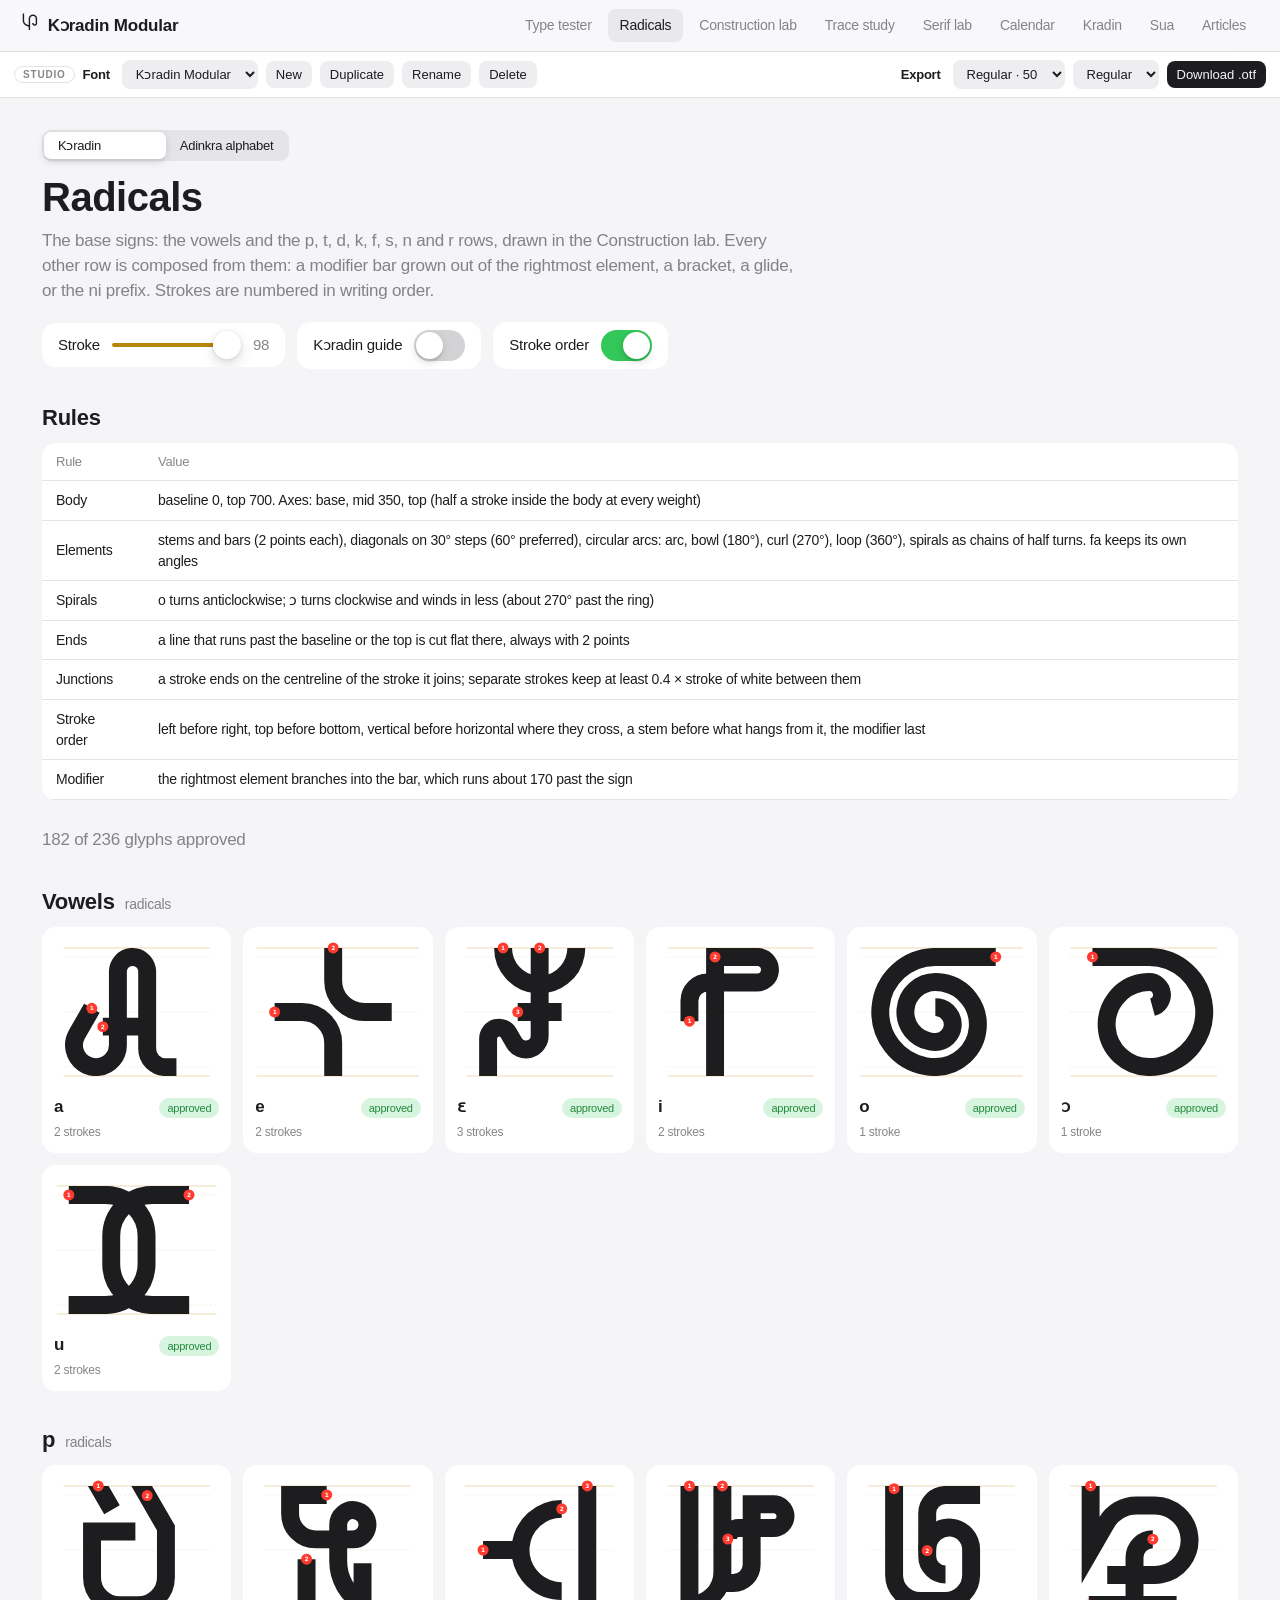
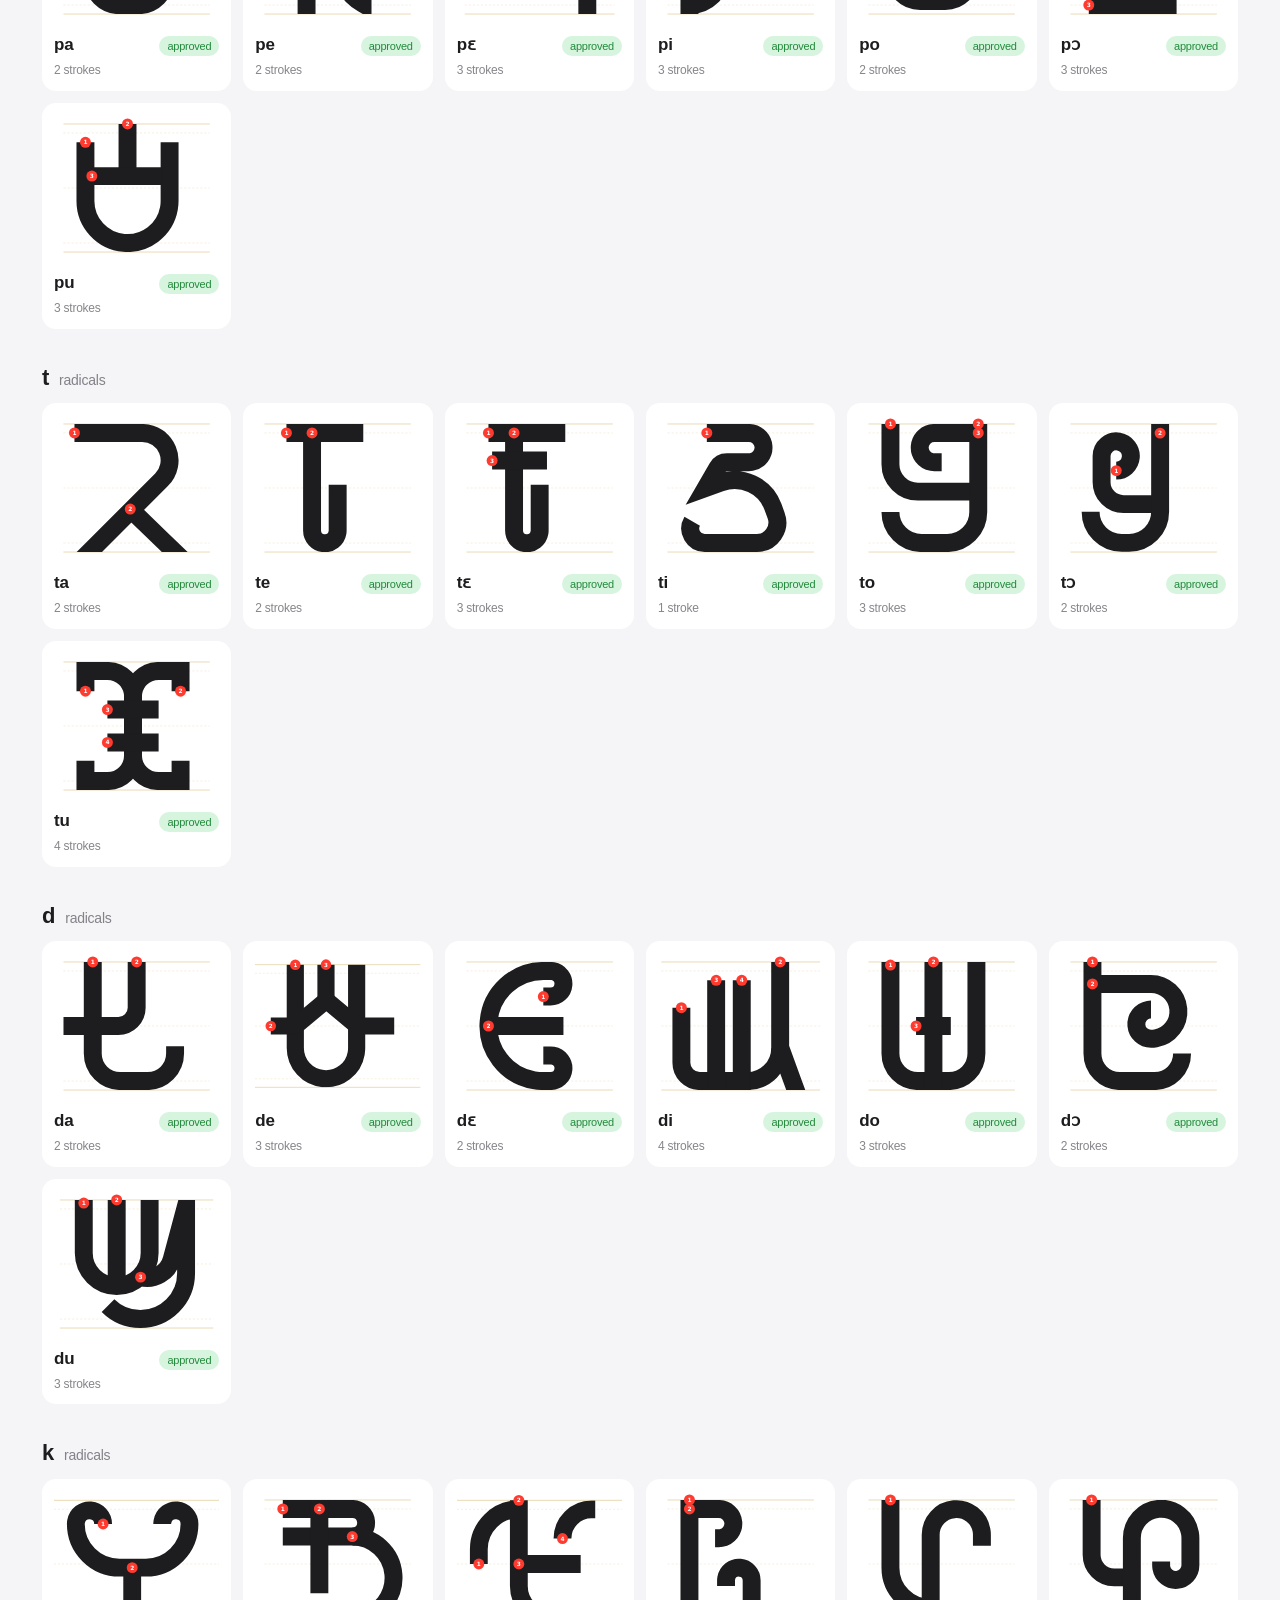
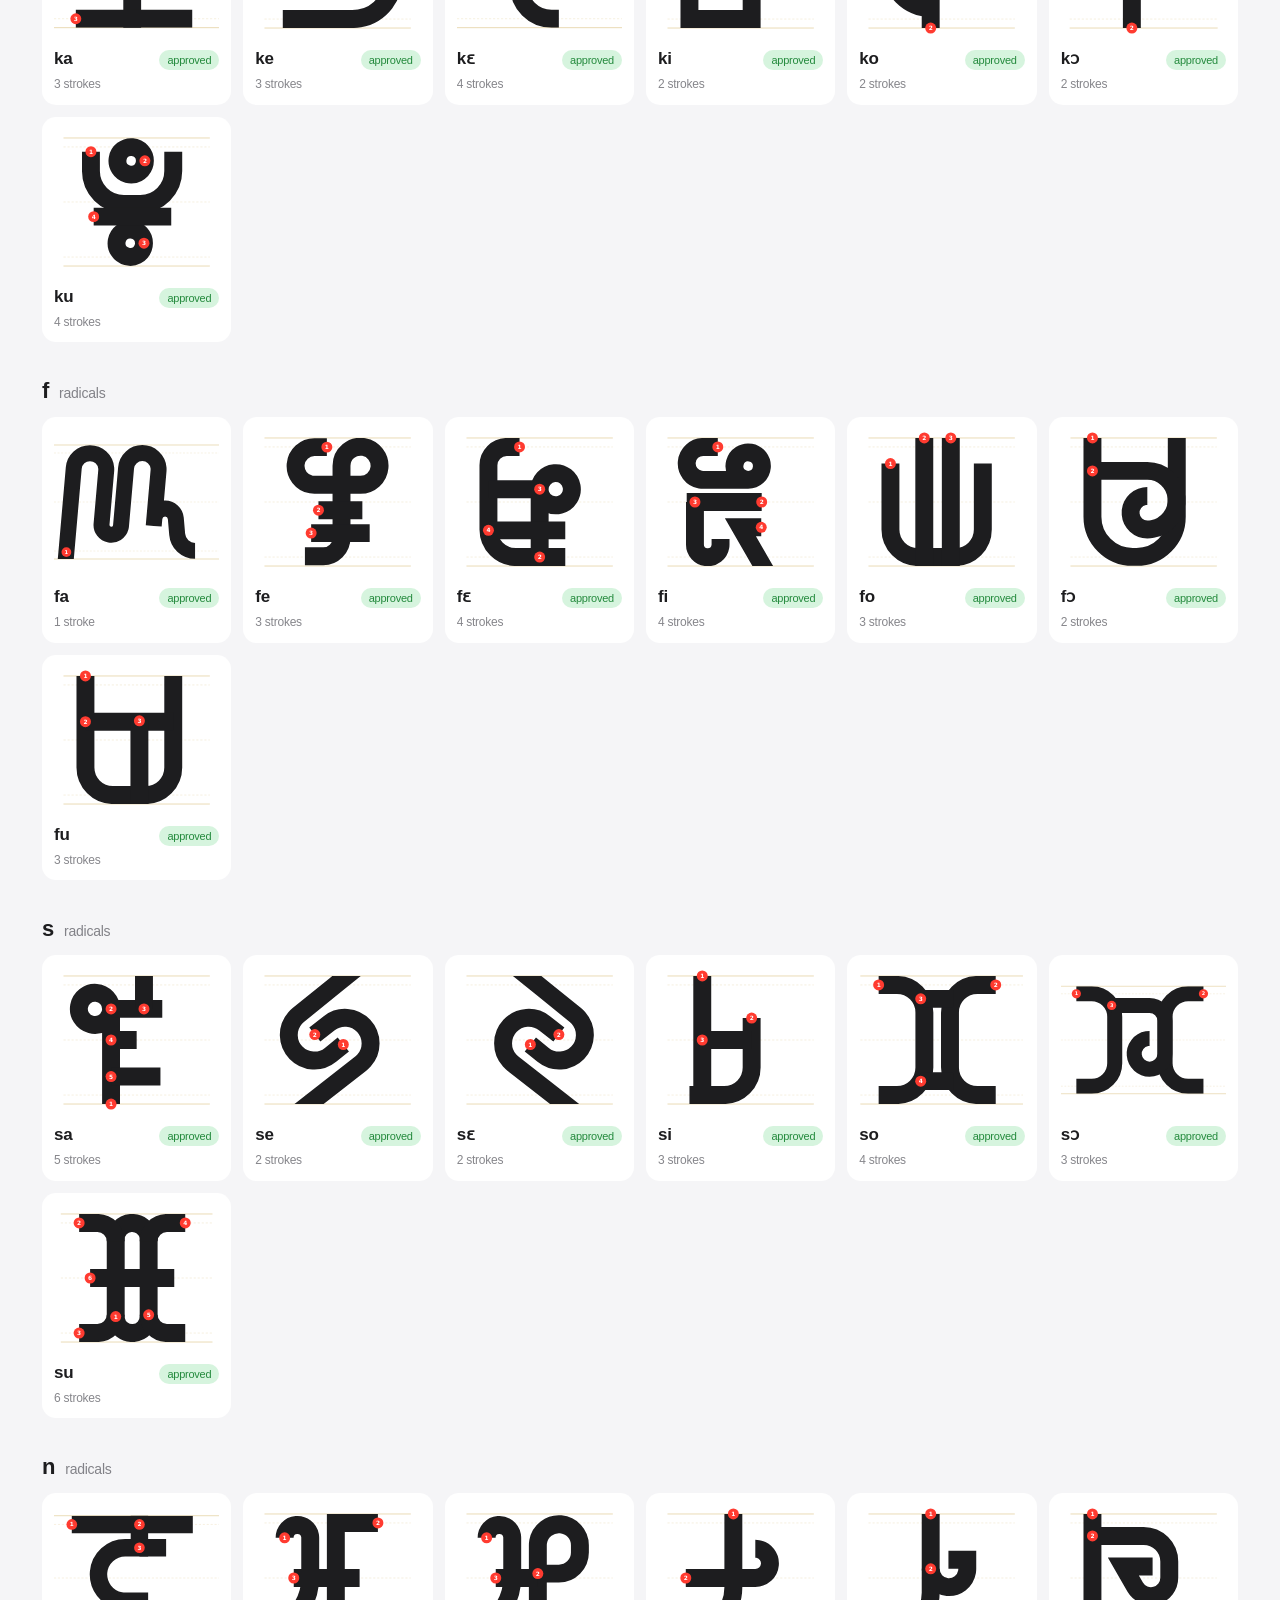
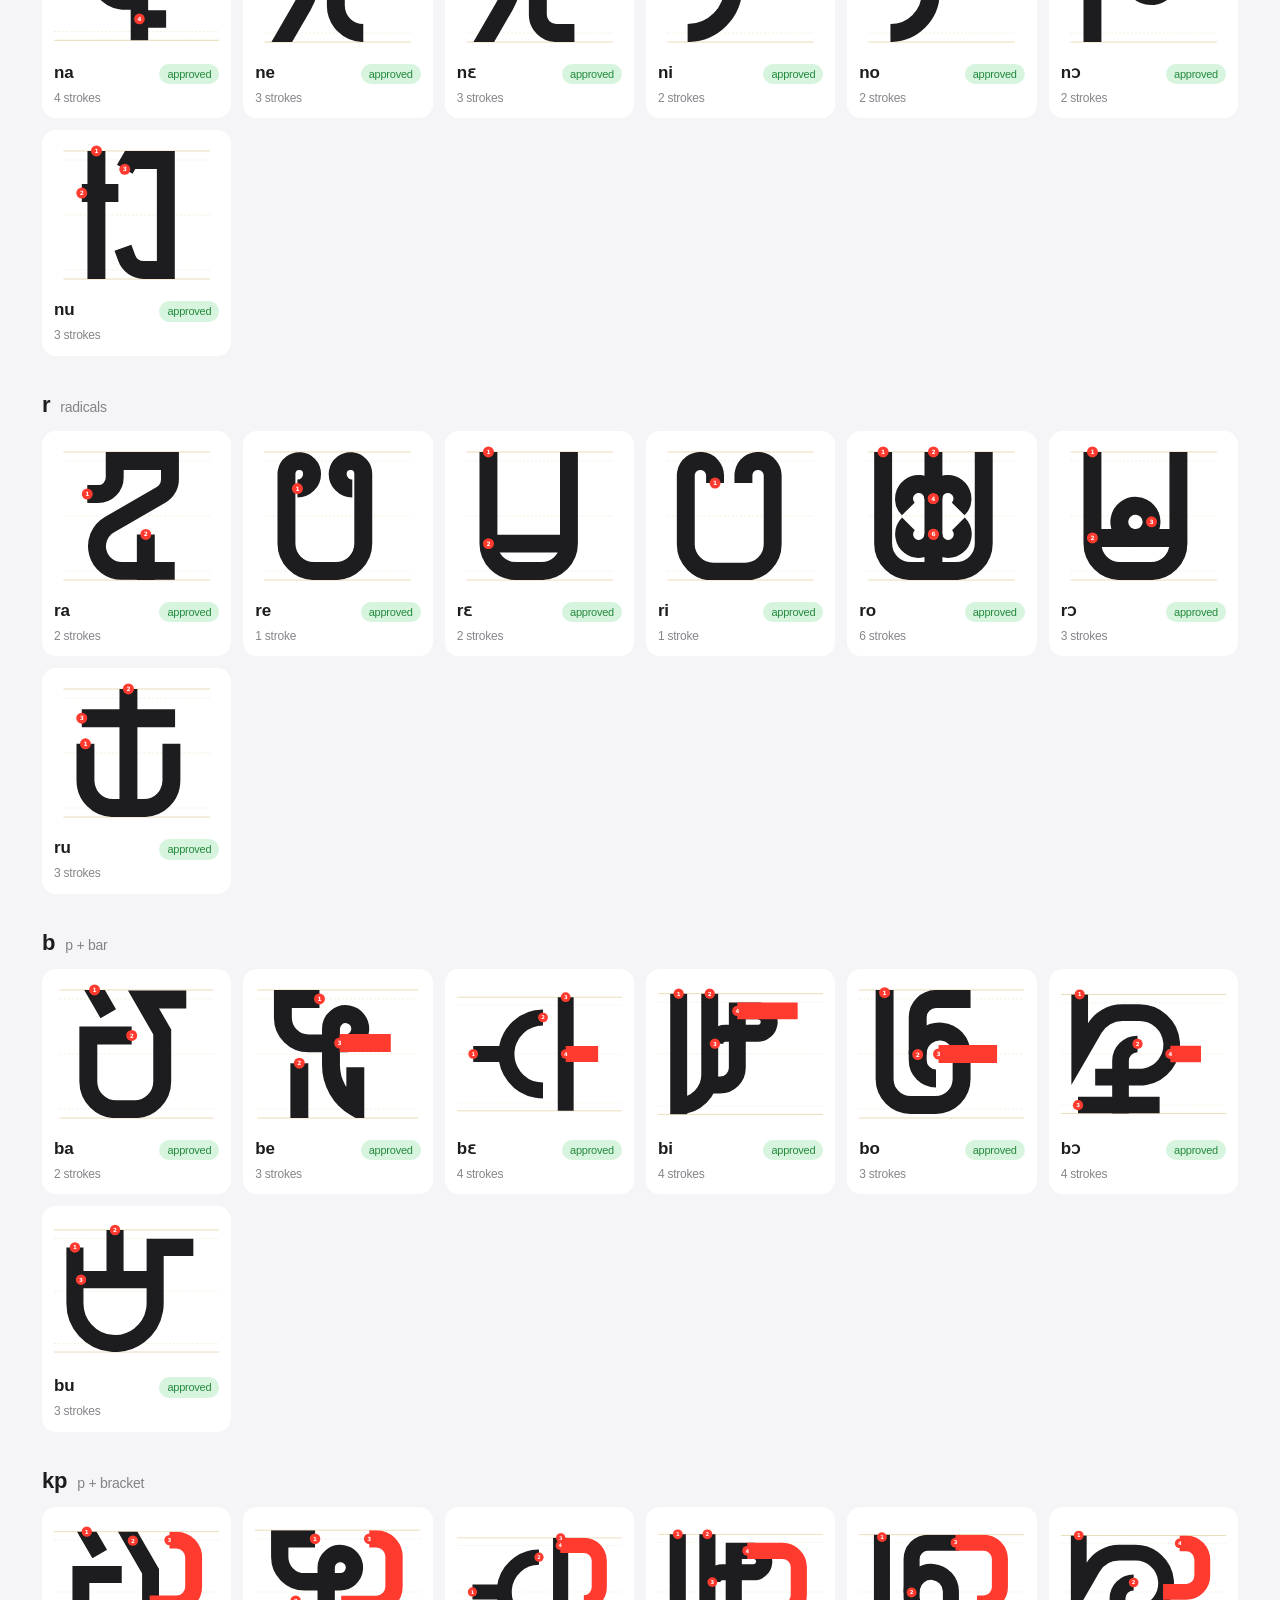
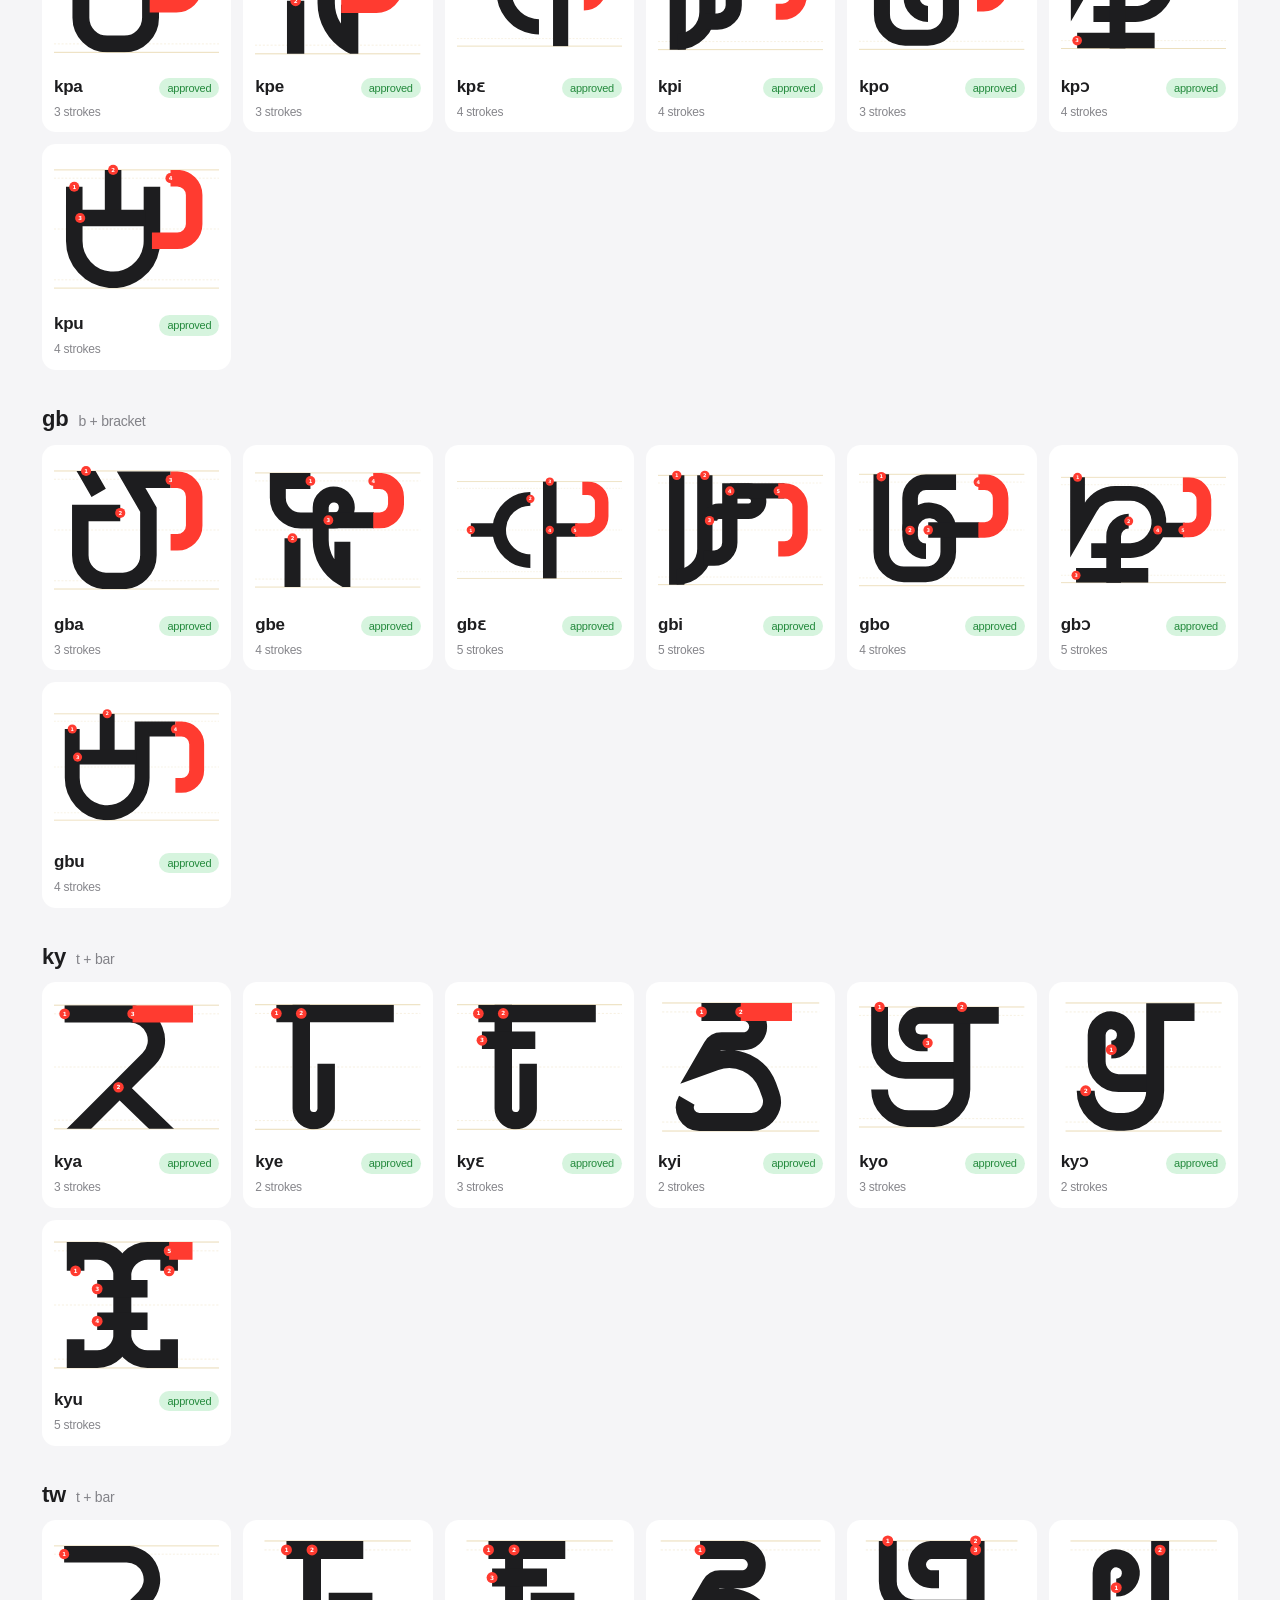
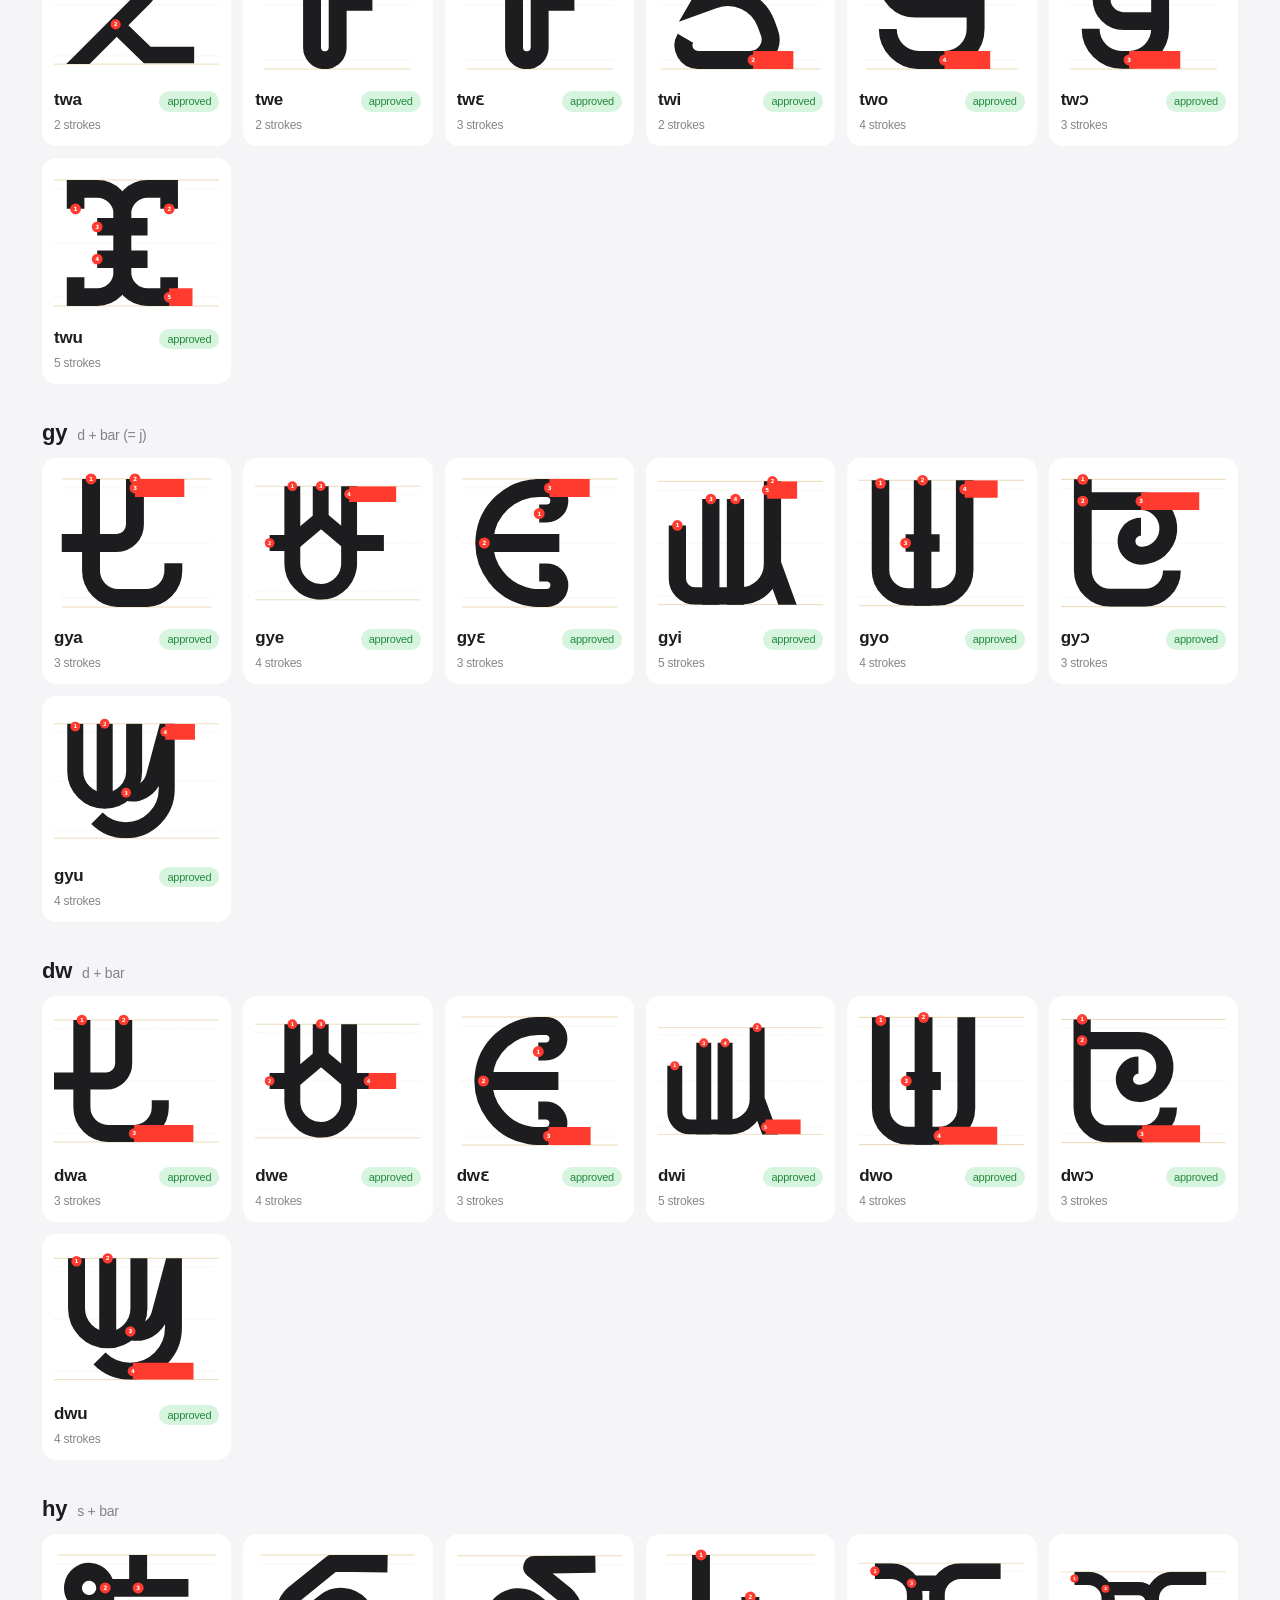
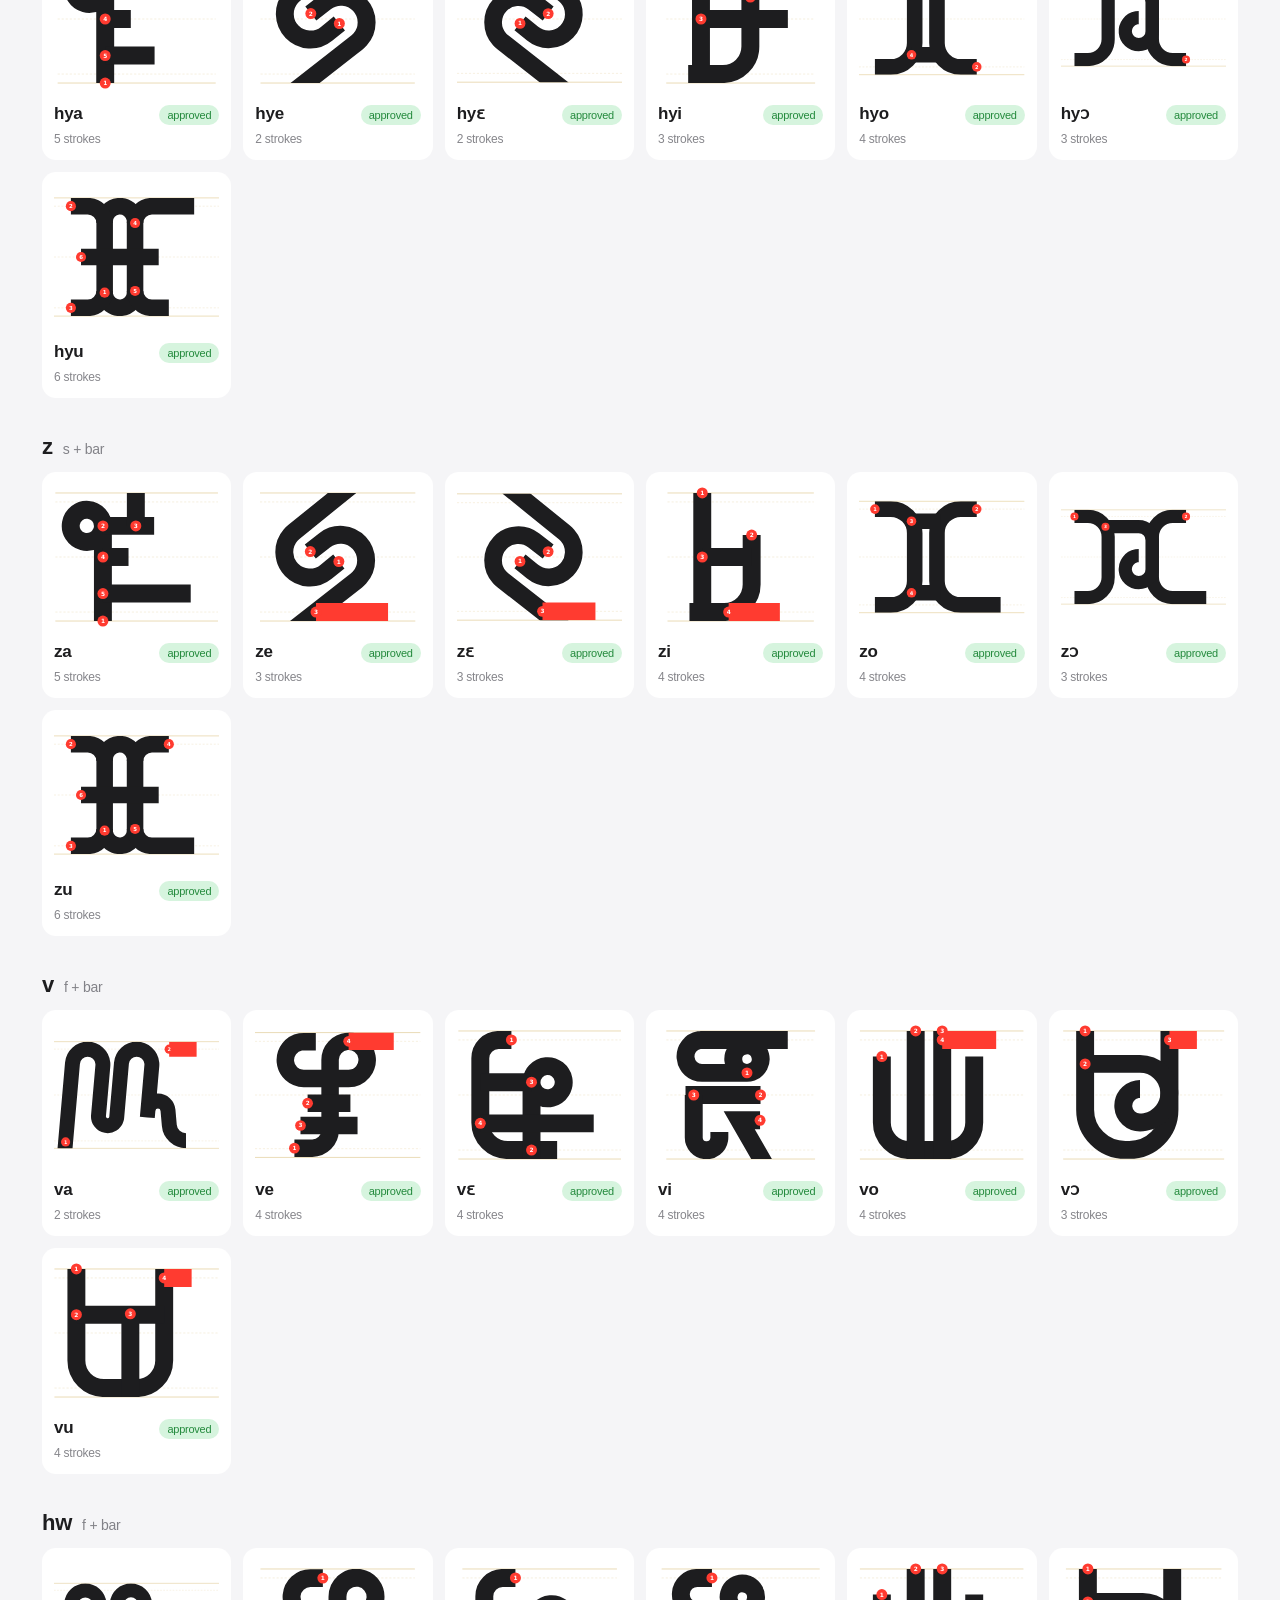
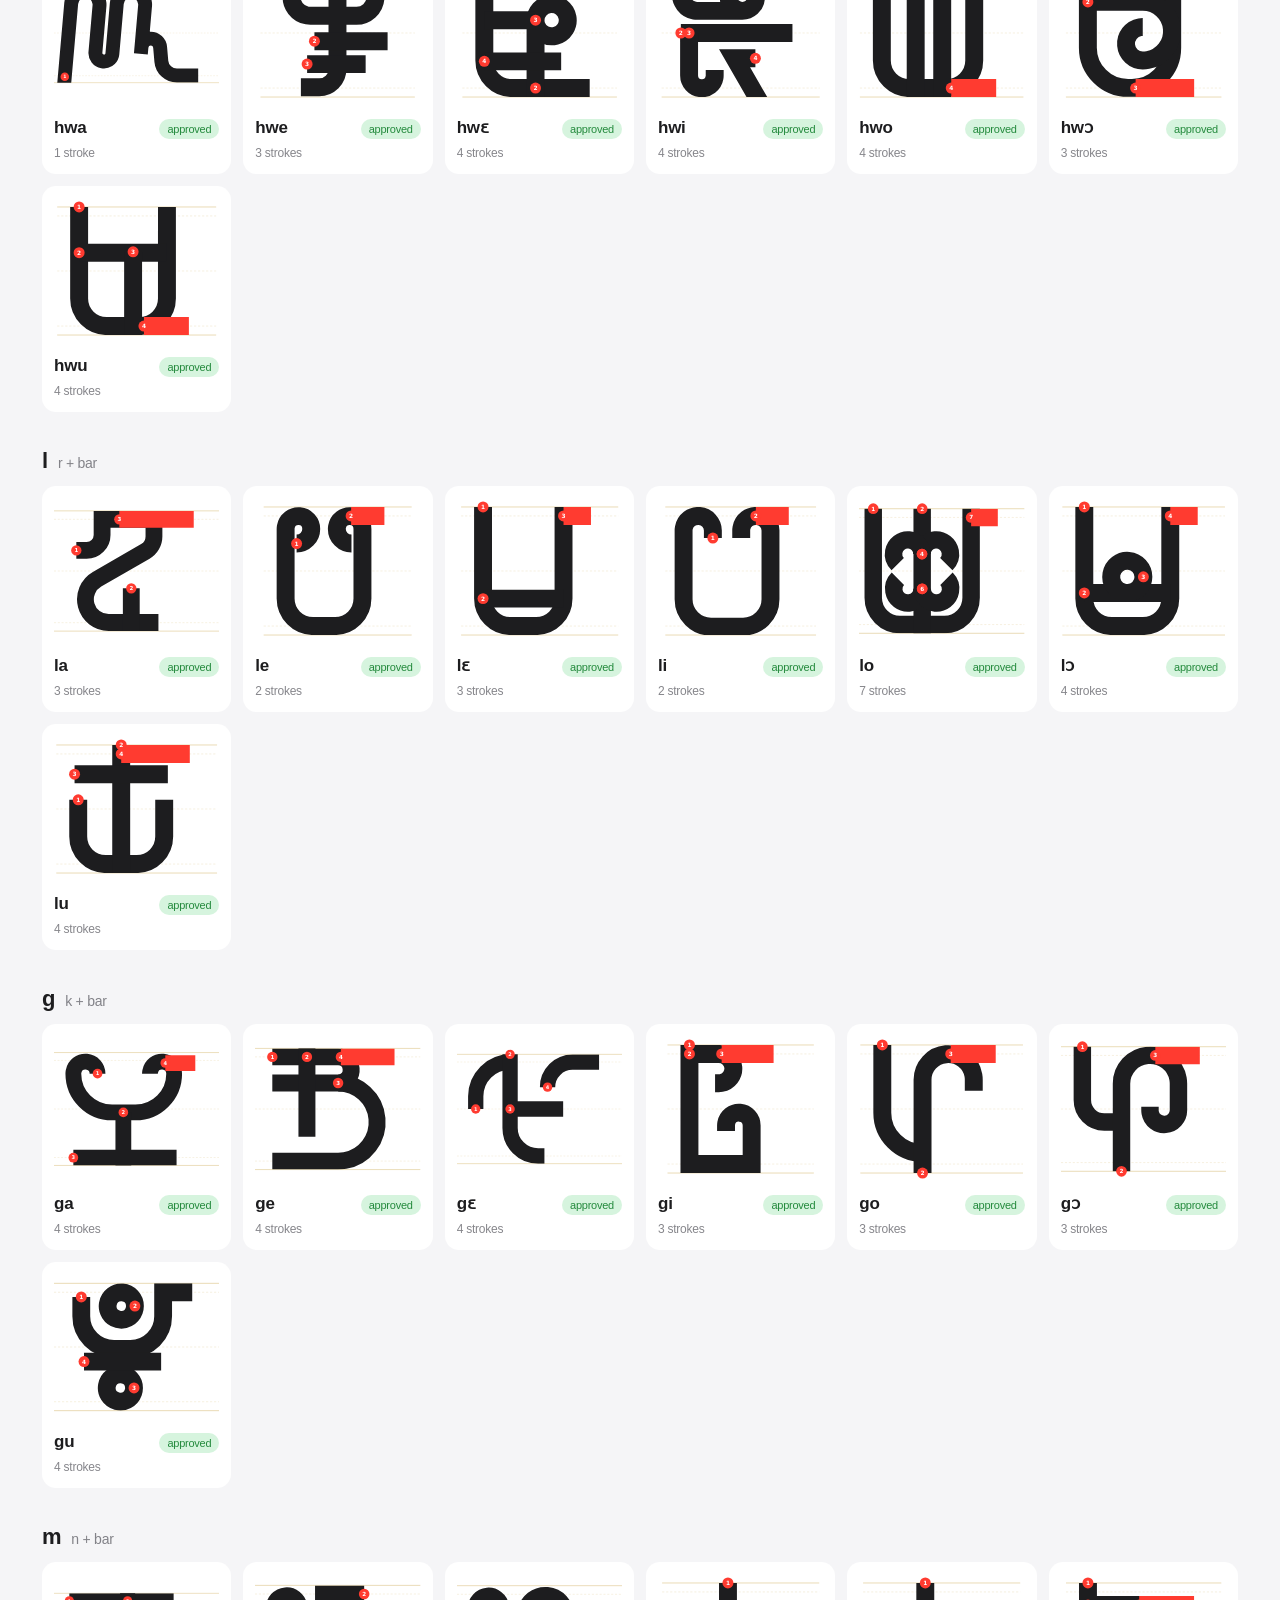
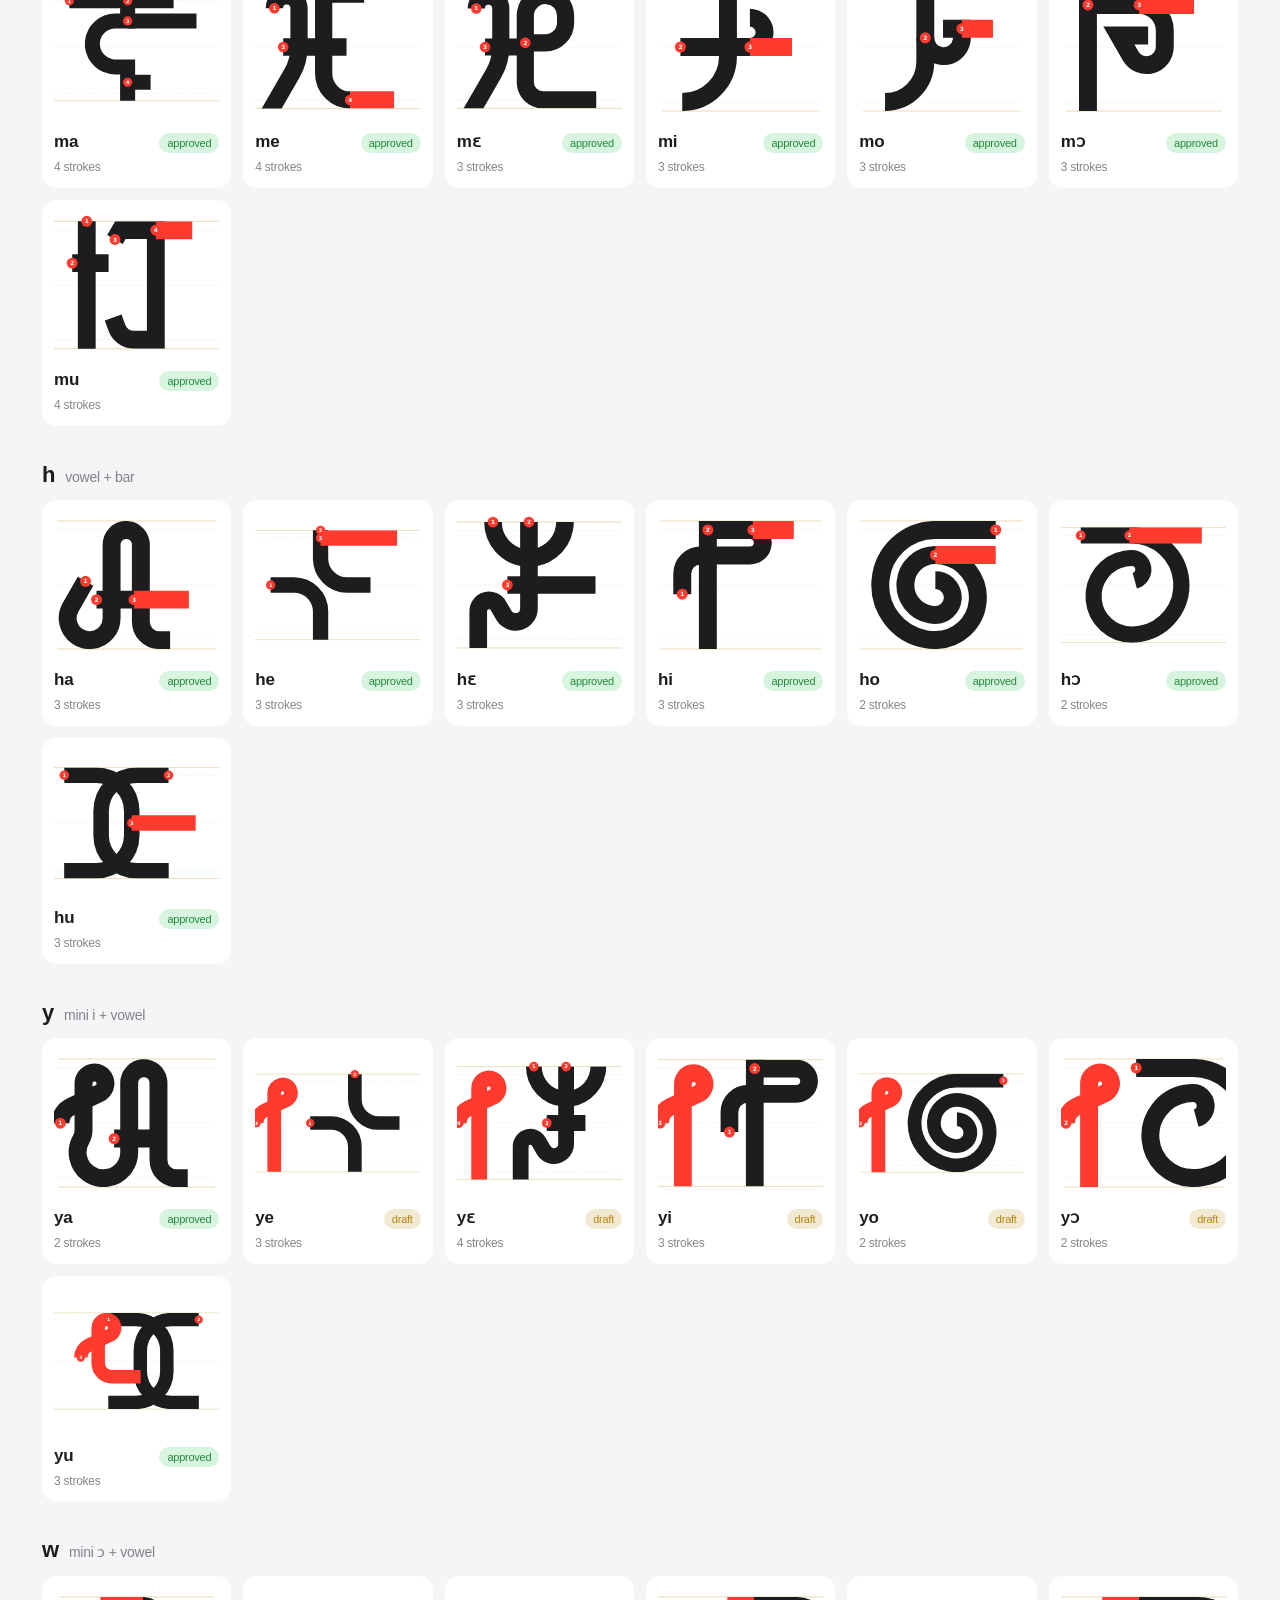
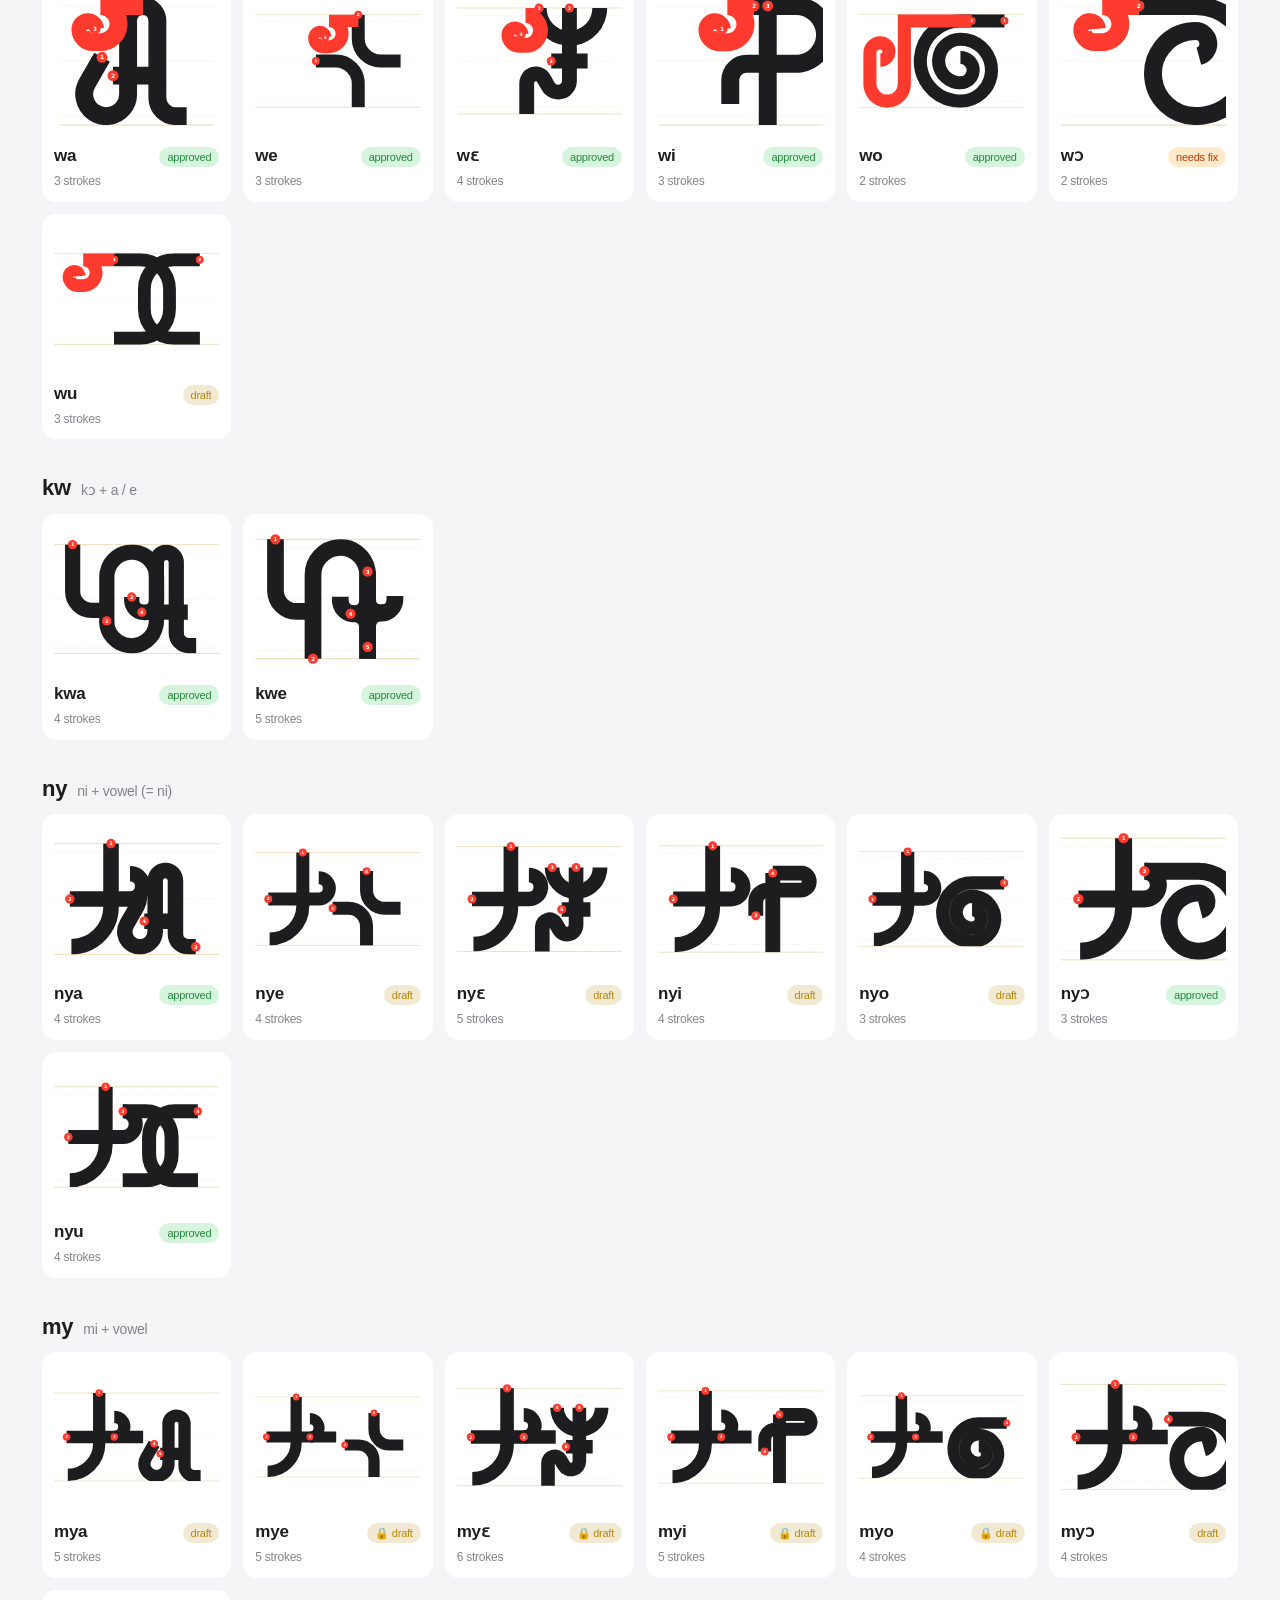
<file: radicals.html>
<!doctype html>
<html lang="en">
<head>
<meta charset="utf-8">
<meta name="viewport" content="width=device-width, initial-scale=1">
<meta name="color-scheme" content="light dark">
<title>Kɔradin Radicals</title>
<link rel="stylesheet" href="apple.css">
<style>
.wrap{max-width:1240px;margin:0 auto;padding:32px 22px 60px}
h1{font:700 40px/1.1 var(--display);letter-spacing:-.5px}
.lead{color:var(--label2);font-size:17px;max-width:760px;margin-top:10px}
h2{font:600 22px/1.2 var(--display);margin:36px 0 12px;display:flex;align-items:baseline;gap:10px}
h2 small{font:400 14px var(--font);color:var(--label2)}
.ctl{display:flex;gap:12px;align-items:center;flex-wrap:wrap;margin-top:18px}
.ctl .group{display:flex;align-items:center;gap:12px;padding:8px 16px}
.rg{display:grid;grid-template-columns:repeat(auto-fill,minmax(180px,1fr));gap:12px}
.rc{background:var(--card);border-radius:14px;padding:10px 12px 12px;text-decoration:none;color:inherit;display:block}
.rc svg{width:100%;height:150px;display:block;background:var(--canvas);border-radius:9px}
.rc .t{display:flex;justify-content:space-between;align-items:baseline;margin-top:8px;gap:6px}
.rc .t b{font-size:17px}
.badge{font-size:11px;padding:2px 8px;border-radius:99px;background:var(--fill);color:var(--label2);white-space:nowrap}
.badge.draft{background:color-mix(in srgb,var(--tint) 18%,transparent);color:var(--tint)}.badge.ok{background:#34c75933;color:#248a3d}.badge.fix{background:#ff950033;color:#c93400}
.segl{padding:6px 14px;border-radius:7px;font:500 13px var(--font);color:var(--label);text-decoration:none}.segl[aria-current="true"]{background:var(--thumb);box-shadow:var(--thumb-shadow)}
.rc .m{font-size:12px;color:var(--label2);margin-top:4px;line-height:1.4}
table{width:100%;border-collapse:collapse;background:var(--card);border-radius:14px;overflow:hidden;font-size:14px}
th,td{text-align:left;padding:9px 14px;border-bottom:.5px solid var(--sep)}
th{color:var(--label2);font-weight:500;font-size:13px}
@media(max-width:700px){.wrap{padding:20px 14px 40px}h1{font-size:32px}.rg{grid-template-columns:repeat(auto-fill,minmax(140px,1fr));gap:8px}.rc svg{height:110px}table{font-size:13px}th,td{padding:8px 10px}}
</style>
</head>
<body>
<nav class="nav">
  <a class="brand" href="index.html"><span class="k" data-lat="Kɔradin">kɔ</span><span class="bt">Kɔradin Modular</span></a>
  <div class="tabs"><a href="index.html">Type tester</a><a href="radicals.html" aria-current="page">Radicals</a><a href="lab.html">Construction lab</a><a href="trace.html">Trace study</a><a href="serif.html">Serif lab</a><a href="calendar.html">Calendar</a><a href="kradin.html">Kradin</a><a href="learn.html">Sua</a><a href="articles.html">Articles</a></div>
</nav>
<div class="wrap">
  <div class="ctl" style="margin:0 0 14px"><div class="seg" style="width:auto;display:inline-grid"><a class="segl" data-s="kradin" href="radicals.html">Kɔradin</a><a class="segl" data-s="adinkra" href="radicals.html?s=adinkra">Adinkra alphabet</a></div></div>
  <h1 id="ttl">Radicals</h1>
  <p class="lead">The base signs: the vowels and the p, t, d, k, f, s, n and r rows, drawn in the Construction lab. Every other row is composed from them: a modifier bar grown out of the rightmost element, a bracket, a glide, or the ni prefix. Strokes are numbered in writing order.</p>
  <div class="ctl">
    <div class="group"><span class="lbl">Stroke</span><input type="range" id="w" min="22" max="98" value="98"><span class="val" id="wv">98</span></div>
    <div class="group"><span class="lbl">Kɔradin guide</span><label class="switch"><input type="checkbox" id="gh"><span></span></label></div>
    <div class="group"><span class="lbl">Stroke order</span><label class="switch"><input type="checkbox" id="nb" checked><span></span></label></div>
  </div>
  <h2>Rules</h2>
  <table>
    <tr><th>Rule</th><th>Value</th></tr>
    <tr><td>Body</td><td>baseline 0, top 700. Axes: base, mid 350, top (half a stroke inside the body at every weight)</td></tr>
    <tr><td>Elements</td><td>stems and bars (2 points each), diagonals on 30° steps (60° preferred), circular arcs: arc, bowl (180°), curl (270°), loop (360°), spirals as chains of half turns. fa keeps its own angles</td></tr>
    <tr><td>Spirals</td><td>o turns anticlockwise; ɔ turns clockwise and winds in less (about 270° past the ring)</td></tr>
    <tr><td>Ends</td><td>a line that runs past the baseline or the top is cut flat there, always with 2 points</td></tr>
    <tr><td>Junctions</td><td>a stroke ends on the centreline of the stroke it joins; separate strokes keep at least 0.4 × stroke of white between them</td></tr>
    <tr><td>Stroke order</td><td>left before right, top before bottom, vertical before horizontal where they cross, a stem before what hangs from it, the modifier last</td></tr>
    <tr><td>Modifier</td><td>the rightmost element branches into the bar, which runs about 170 past the sign</td></tr>
  </table>
  <p class="lead" id="prog" style="margin-top:28px"></p><div id="rows"></div>
</div>
<script>window.KR_SCRIPT=new URLSearchParams(location.search).get("s")==="adinkra"?"adinkra":"kradin"</script>
<script src="twi.js"></script><script src="stroke.js"></script><script src="kr.js"></script>
<script src="kfont.js"></script>
<script>
const $=id=>document.getElementById(id);
let GH={};
function card(k,editable){
  const W=+$("w").value,st=KR.resolve(k),s=KR.status(k),b=KR.def(k).type==="composite"&&KR.blockedBy(k).length;
  const lbl={approved:"approved",fix:"needs fix",draft:"draft"}[s];
  const svg=KS.glyphSVG(st,W,{nums:$("nb").checked,ghost:$("gh").checked&&GH[k]?GH[k].d:null,color:(i,x)=>x.role==="modifier"||x.role==="glide"?"#ff3b30":"var(--ink)"});
  return `<a class="rc" href="lab.html${location.search}#${encodeURIComponent(k)}">${svg}<div class="t"><b>${KR.label(k)}</b><span class="badge ${s==="approved"?"ok":s==="fix"?"fix":"draft"}">${b?"🔒 ":""}${lbl}</span></div><div class="m">${st.length} stroke${st.length>1?"s":""}</div></a>`}
function draw(){
  $("wv").textContent=$("w").value;
  const rows=[[KR.FIRST_ROW,""]].concat(KR.RAD_ROWS.slice(1).map(r=>[r,r]));
  let h=rows.map(([n,on])=>`<h2>${n}<small>radicals</small></h2><div class="rg">${KR.VOW.map(v=>KR.DEF[on+v]?card(on+v,true):"").join("")}</div>`).join("");
  const other=KR.OTHER.map(([n,ks])=>{const c=ks.map(k=>"@"+k).filter(k=>KR.DEF[k]&&!KR.deleted(k)).map(k=>card(k,true)).join("");return c?`<h2>${n}<small>other glyphs</small></h2><div class="rg">${c}</div>`:""}).join("");
  h+=KR.COMP_ROWS.map(([on,how])=>`<h2>${on}<small>${how}</small></h2><div class="rg">${KR.VOW.map(v=>KR.DEF[on+v]&&KR.DEF[on+v].type==="composite"?card(on+v,false):"").join("")}</div>`).join("");
  h+=other;
  const p=KR.progress();$("prog").textContent=`${p.ok} of ${p.total} glyphs approved`;
  $("rows").innerHTML=h;
  document.querySelectorAll("input[type=range]").forEach(el=>el.style.setProperty("--p",(el.value-el.min)/(el.max-el.min)*100+"%"));
}
if(KR.SCRIPT==="adinkra"){document.getElementById("ttl").textContent="Adinkra alphabet";document.querySelector(".lead").textContent="The Adinkra alphabet rebuilt from strokes, twice as tall as it is wide, on the same axes and weights as Kɔradin. The orange guide is the original font. Open a letter to edit it in the Construction lab.";document.title="Adinkra Alphabet Modular"}
document.querySelectorAll(".segl").forEach(a=>a.setAttribute("aria-current",a.dataset.s===KR.SCRIPT));
Promise.all([KR.load(),fetch(KR.GHOST).then(r=>r.json())]).then(([_,gh])=>{GH=gh;draw()});
["w","gh","nb"].forEach(i=>$(i).oninput=draw);
</script>
<script src="vendor/opentype.min.js"></script><script src="vendor/polygon-clipping.umd.min.js"></script>
<script src="studio.js"></script>
</body>
</html>
</file>
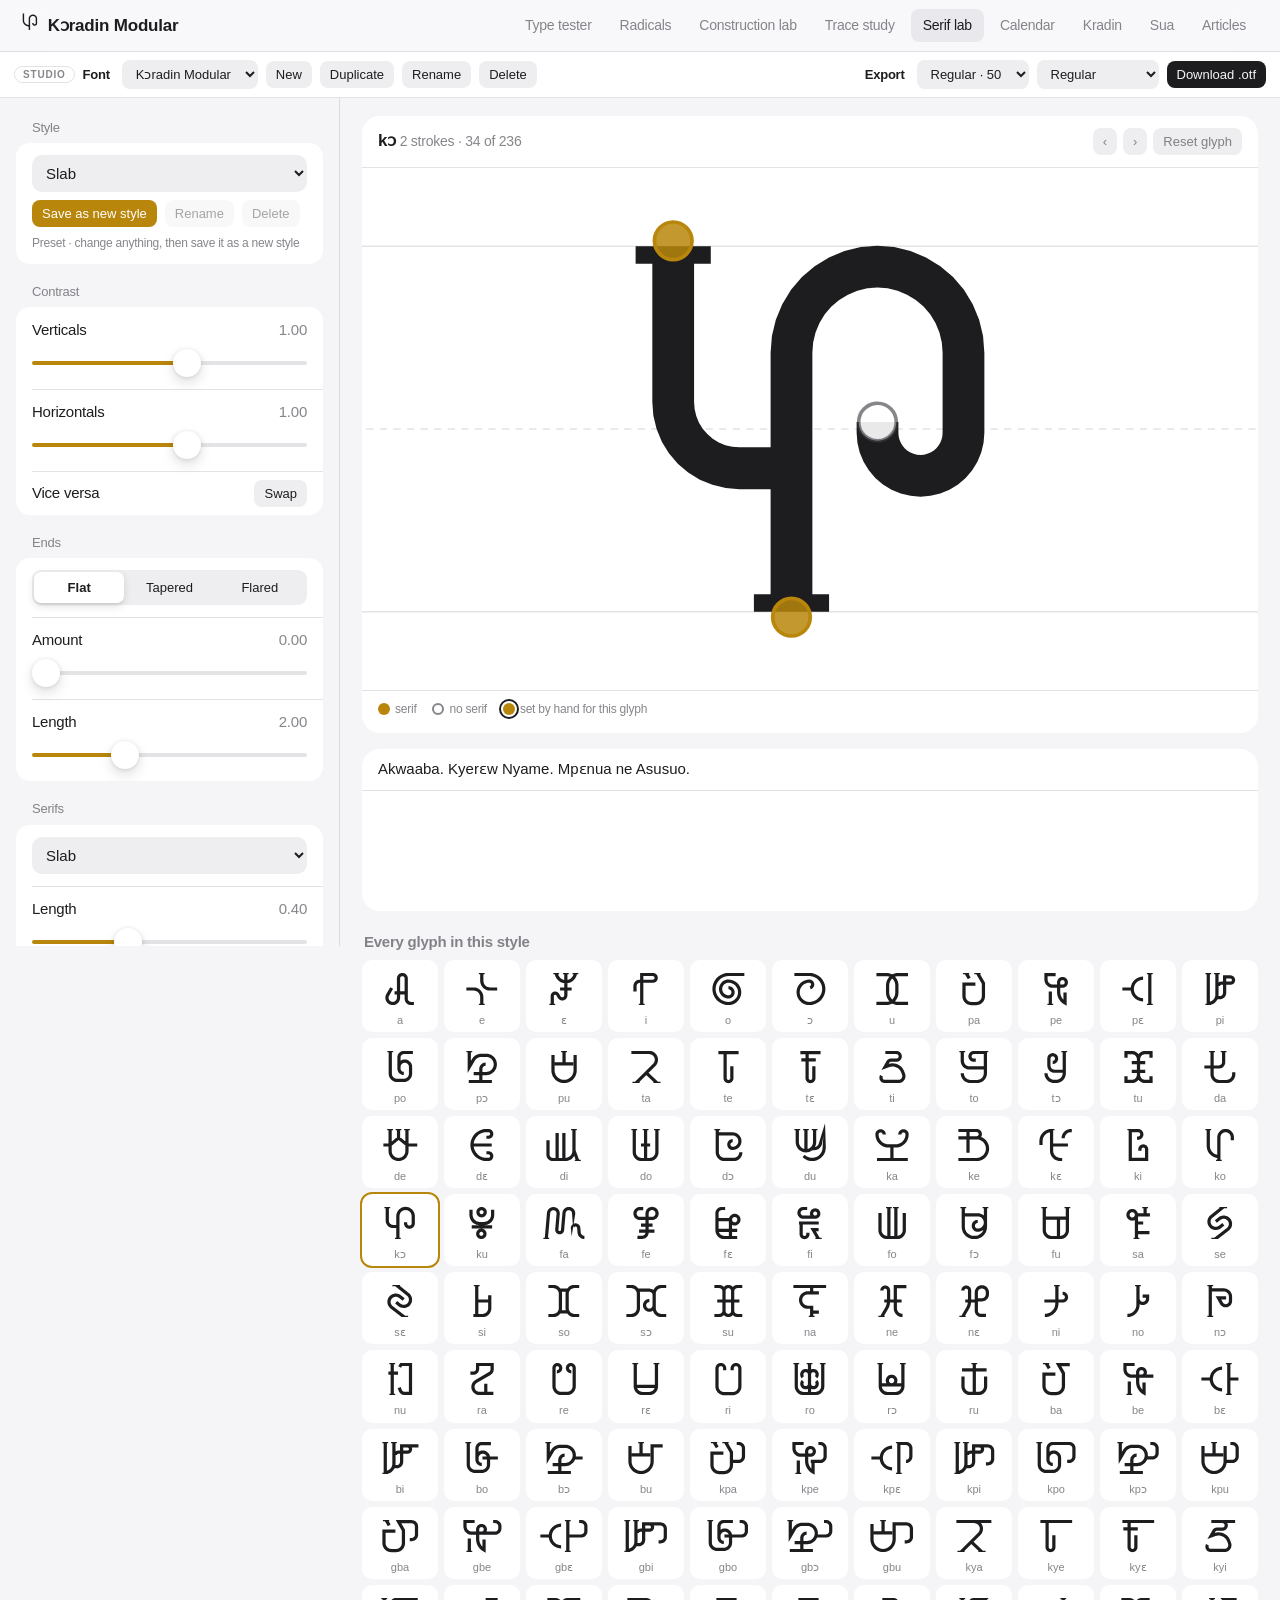
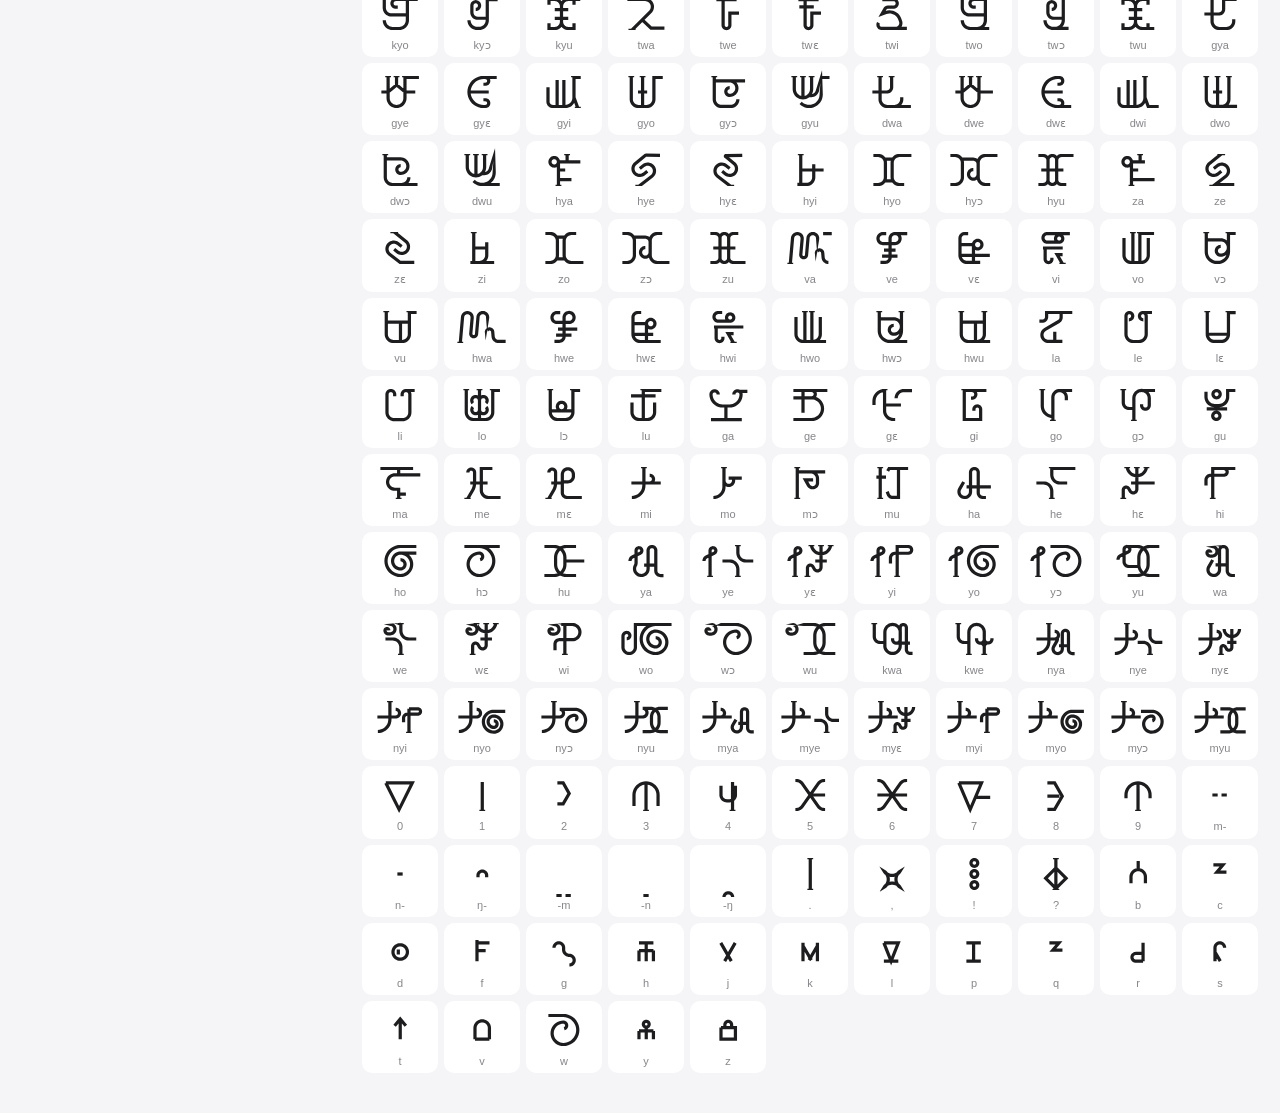
<file: serif.html>
<!doctype html>
<html lang="en">
<head>
<meta charset="utf-8">
<meta name="viewport" content="width=device-width, initial-scale=1, viewport-fit=cover">
<meta name="color-scheme" content="light dark">
<title>Kɔradin Serif Lab</title>
<link rel="stylesheet" href="apple.css">
<style>
.main{padding:18px 22px 40px;display:flex;flex-direction:column;gap:16px}
.canvasbox{background:var(--canvas);border-radius:18px;position:relative}
.cvtop{display:flex;align-items:center;justify-content:space-between;gap:10px;padding:12px 16px;border-bottom:.5px solid var(--sep);font-size:14px;color:var(--label2)}
.cvtop b{color:var(--label);font-size:17px}
.cvtop .nav2{display:flex;gap:6px;align-items:center}
#cv{display:block;width:100%;height:min(58vh,560px);touch-action:manipulation}
.endm{cursor:pointer}
.endm circle{transition:r .12s}
.endm:hover circle.o{r:44}
.legend2{display:flex;flex-wrap:wrap;gap:6px 16px;padding:10px 16px 14px;font-size:12px;color:var(--label2);border-top:.5px solid var(--sep)}
.legend2 i{display:inline-block;width:12px;height:12px;border-radius:99px;vertical-align:-2px;margin-right:5px}
.mini{appearance:none;border:0;background:var(--fill);border-radius:8px;padding:6px 10px;font:500 13px var(--font);color:inherit;cursor:pointer}
.mini.pri{background:var(--tint);color:var(--tint-ink)}
.mini:disabled{opacity:.4;cursor:not-allowed}
.spec{background:var(--canvas);border-radius:18px;overflow:hidden}
.spec input{width:100%;border:0;border-bottom:.5px solid var(--sep);background:transparent;color:var(--label);font:15px var(--font);padding:12px 16px;outline:none}
.spec .out{padding:18px 16px 22px;font-size:64px;line-height:1.35;white-space:pre-wrap;word-break:break-word;color:var(--ink);min-height:120px}
.spec .out [data-lat]:hover{background:color-mix(in srgb,var(--tint) 14%,transparent);border-radius:6px}
.gl{display:grid;grid-template-columns:repeat(auto-fill,minmax(74px,1fr));gap:6px}
.gl button{appearance:none;border:0;background:var(--canvas);border-radius:10px;padding:6px 2px 4px;cursor:pointer;display:flex;flex-direction:column;align-items:center;color:var(--ink);position:relative}
.gl button svg{height:46px;width:auto;max-width:100%}
.gl button span{font-size:11px;color:var(--label2)}
.gl button[aria-current="true"]{outline:2.5px solid var(--tint)}
.gl button.has::after{content:"";position:absolute;top:6px;right:6px;width:7px;height:7px;border-radius:9px;background:var(--tint)}
h3.sec{font:600 15px var(--font);color:var(--label2);margin:6px 2px -6px}
select.sel{width:100%;border:0;border-radius:10px;background:var(--fill);color:var(--label);font:15px var(--font);padding:9px 10px}
.seg button[aria-checked="true"]{font-weight:600}
.btns{display:flex;flex-wrap:wrap;gap:8px}
input[type=range]{width:100%}
@media(max-width:900px){
  .main{padding:10px 12px 20px;position:sticky;top:52px;z-index:5;background:var(--bg);gap:10px}
  #cv{height:34vh}
  .spec,.gl,h3.sec{display:none}
  .side .mob{display:block}
}
.side .mob{display:none}
</style>
</head>
<body>
<nav class="nav">
  <a class="brand" href="index.html"><span class="k" data-lat="Kɔradin">kɔ</span><span class="bt">Kɔradin Modular</span></a>
  <div class="tabs"><a href="index.html">Type tester</a><a href="radicals.html">Radicals</a><a href="lab.html">Construction lab</a><a href="trace.html">Trace study</a><a href="serif.html" aria-current="page">Serif lab</a><a href="calendar.html">Calendar</a><a href="kradin.html">Kradin</a><a href="learn.html">Sua</a><a href="articles.html">Articles</a></div>
</nav>
<div class="shell">
  <aside class="side" aria-label="Style controls">
    <p class="h-sec">Style</p>
    <div class="group"><div class="row col">
      <select class="sel" id="pick" aria-label="Style"></select>
      <div class="btns"><button class="mini pri" id="saveNew">Save as new style</button><button class="mini" id="rename">Rename</button><button class="mini" id="del">Delete</button></div>
      <p class="note" id="savedNote" style="padding:0"></p>
    </div></div>

    <p class="h-sec">Contrast</p>
    <div class="group">
      <div class="row col"><div class="line"><span class="lbl">Verticals</span> <span class="val" id="o-vert"></span></div><input type="range" id="vert" min="0.2" max="1.6" step="0.02" aria-label="Vertical thickness"></div>
      <div class="row col"><div class="line"><span class="lbl">Horizontals</span> <span class="val" id="o-horz"></span></div><input type="range" id="horz" min="0.2" max="1.6" step="0.02" aria-label="Horizontal thickness"></div>
      <div class="row"><span class="lbl">Vice versa</span><button class="mini" id="swap">Swap</button></div>
    </div>

    <p class="h-sec">Ends</p>
    <div class="group">
      <div class="row col"><div class="seg" id="ends" role="radiogroup" aria-label="Ends"><button data-v="flat">Flat</button><button data-v="taper">Tapered</button><button data-v="flare">Flared</button></div></div>
      <div class="row col"><div class="line"><span class="lbl">Amount</span> <span class="val" id="o-endAmt"></span></div><input type="range" id="endAmt" min="0" max="1" step="0.02" aria-label="End amount"></div>
      <div class="row col"><div class="line"><span class="lbl">Length</span> <span class="val" id="o-endLen"></span></div><input type="range" id="endLen" min="0.6" max="5" step="0.1" aria-label="End length"></div>
    </div>

    <p class="h-sec">Serifs</p>
    <div class="group">
      <div class="row col"><select class="sel" id="serif" aria-label="Serif type"><option value="none">None</option><option value="slab">Slab</option><option value="wedge">Wedge</option><option value="bracket">Bracketed</option><option value="hair">Hairline</option><option value="ball">Ball terminal</option></select></div>
      <div class="row col"><div class="line"><span class="lbl">Length</span> <span class="val" id="o-serifLen"></span></div><input type="range" id="serifLen" min="0" max="1.2" step="0.02" aria-label="Serif length"></div>
      <div class="row col"><div class="line"><span class="lbl">Thickness</span> <span class="val" id="o-serifThk"></span></div><input type="range" id="serifThk" min="0.06" max="1.2" step="0.02" aria-label="Serif thickness"></div>
      <div class="row col"><span class="lbl">Side</span><div class="seg" id="serifSide" role="radiogroup" aria-label="Serif side"><button data-v="both">Both</button><button data-v="left">Left</button><button data-v="right">Right</button></div></div>
      <div class="row col"><span class="lbl">Placed on</span><select class="sel" id="serifWhere" aria-label="Where serifs go"><option value="axes">Ends on the baseline and the top</option><option value="vertical">Vertical ends</option><option value="free">Every free end</option><option value="terminals">Curve terminals</option></select></div>
    </div>
    <p class="note">Tap an end on the glyph to place or remove a serif there, for that glyph only.</p>

    <p class="h-sec">Preview</p>
    <div class="group"><div class="row col"><div class="line"><span class="lbl">Weight</span> <span class="val" id="o-w"></span></div><input type="range" id="w" min="22" max="98" value="80" aria-label="Stroke weight"></div></div>
    <p class="note">Monochrome outlines only: every style is solid fills, no shadows, no outlines. Saved styles appear under Style in the type tester for the live glyphs and your exports.</p>
  </aside>

  <main class="main">
    <section class="canvasbox" aria-label="Glyph">
      <div class="cvtop"><span><b id="gname"></b> <span id="ginfo"></span></span>
        <span class="nav2"><button class="mini" id="prev" aria-label="Previous glyph">‹</button><button class="mini" id="next" aria-label="Next glyph">›</button><button class="mini" id="resetG">Reset glyph</button></span></div>
      <svg id="cv" viewBox="-150 -140 1000 960" role="img" aria-label="Glyph in this style"></svg>
      <div class="legend2"><span><i style="background:var(--tint)"></i>serif</span><span><i style="border:2.5px solid var(--label2)"></i>no serif</span><span><i style="background:var(--tint);outline:2px solid var(--label);outline-offset:2px"></i>set by hand for this glyph</span></div>
    </section>
    <section class="spec" aria-label="Specimen"><input id="txt" value="Akwaaba. Kyerɛw Nyame. Mpɛnua ne Asusuo." aria-label="Specimen text"><div class="out" id="out" lang="tw"></div></section>
    <h3 class="sec">Every glyph in this style</h3>
    <div class="gl" id="gl"></div>
  </main>
</div>
<script src="twi.js"></script>
<script src="stroke.js"></script>
<script src="kr.js"></script>
<script src="vendor/opentype.min.js"></script>
<script src="vendor/polygon-clipping.umd.min.js"></script>
<script src="kfont.js"></script>
<script src="styles.js"></script>
<script>
const $=id=>document.getElementById(id);
const esc=t=>String(t).replace(/[&<>"]/g,c=>({"&":"&amp;","<":"&lt;",">":"&gt;",'"':"&quot;"})[c]);
let G={}, keys=[], cur=null, gi=0, dirty=false;
const LSg=(k,d)=>{try{const v=localStorage.getItem(k);return v==null?d:JSON.parse(v)}catch(e){return d}};
const LSs=(k,v)=>{try{localStorage.setItem(k,JSON.stringify(v))}catch(e){}};
function styles(){return KST.PRESETS.map(p=>({...p,ov:{}})).concat(KST.saved().map(s=>({...s,P:{...KST.DEF,...s.P},mine:true})))}
function fillPick(){
  const L=styles();
  $("pick").innerHTML=`<optgroup label="Presets">${L.filter(s=>!s.mine).map(s=>`<option value="${s.id}">${esc(s.name)}</option>`).join("")}</optgroup>`+
    (L.some(s=>s.mine)?`<optgroup label="Your styles">${L.filter(s=>s.mine).map(s=>`<option value="${s.id}">${esc(s.name)}</option>`).join("")}</optgroup>`:"");
  $("pick").value=cur.id;
}
function load(id){const s=styles().find(x=>x.id===id)||styles()[0];cur=JSON.parse(JSON.stringify(s));dirty=false;LSs("sl-cur",cur.id);sync();draw();}
function commit(){ // saved styles update as you go; presets wait for "Save as new style"
  if(cur.mine){KST.save({id:cur.id,name:cur.name,P:cur.P,ov:cur.ov});$("savedNote").textContent="Saved · used by the type tester";}
  else{dirty=true;$("savedNote").textContent="Preset changed: save it as a new style to keep it.";}
}
const SL=["vert","horz","endAmt","endLen","serifLen","serifThk"];
function sync(){
  for(const k of SL){$(k).value=cur.P[k];$("o-"+k).textContent=(+cur.P[k]).toFixed(2)}
  $("serif").value=cur.P.serif;$("serifWhere").value=cur.P.serifWhere;
  for(const g of ["ends","serifSide"])$(g).querySelectorAll("button").forEach(b=>b.setAttribute("aria-checked",b.dataset.v===cur.P[g]));
  segThumbs();
  $("rename").disabled=$("del").disabled=!cur.mine;
  $("savedNote").textContent=cur.mine?"Your style · saves as you go":"Preset · change anything, then save it as a new style";
  fillPick();
  document.querySelectorAll("input[type=range]").forEach(el=>el.style.setProperty("--p",(el.value-el.min)/(el.max-el.min)*100+"%"));
}
function segThumbs(){document.querySelectorAll(".seg").forEach(el=>{let t=el.querySelector(".thumb");if(!t){t=document.createElement("span");t.className="thumb";el.prepend(t)}const b=el.querySelector('[aria-checked="true"]');if(b){t.style.width=b.offsetWidth+"px";t.style.transform=`translateX(${b.offsetLeft-2}px)`}})}
const W=()=>+$("w").value;
function polys(k,w){return KST.glyph(G[k],w,null,cur.P,(cur.ov||{})[k])}
function thumb(k){const p=polys(k,70);let x0=1e9,x1=-1e9;p.forEach(q=>q.forEach(([x])=>{x0=Math.min(x0,x);x1=Math.max(x1,x)}));if(!isFinite(x0)){x0=0;x1=300}
  return `<svg viewBox="${x0-30} -150 ${x1-x0+60} 1000" aria-hidden="true"><path transform="translate(0,700) scale(1,-1)" fill="currentColor" d="${KST.svgPath(p)}"/></svg>`}
function drawGlyph(){
  const k=keys[gi], w=W(), p=polys(k,w), kk=KS.K(w), E=KST.ends(G[k]), ov=(cur.ov||{})[k]||{};
  let x0=1e9,x1=-1e9;p.forEach(q=>q.forEach(([x])=>{x0=Math.min(x0,x);x1=Math.max(x1,x)}));
  const span=Math.max(760,x1-x0+260), cx=(x0+x1)/2;
  $("cv").setAttribute("viewBox",`${cx-span/2} -150 ${span} 1000`);
  const gd=[0,350,700].map(y=>`<path d="M${cx-span} ${y}H${cx+span}" stroke="var(--sep)" stroke-width="3" ${y===350?'stroke-dasharray="14 12"':""}/>`).join("");
  const marks=E.filter(e=>e.free||ov[e.i+":"+e.e]!==undefined).map(e=>{
    const on=KST.wants(e,cur.P,(cur.ov||{})[k]), set=ov[e.i+":"+e.e]!==undefined, x=e.x*kk, y=350+(e.y-350)*kk;
    return `<g class="endm" data-e="${e.i}:${e.e}" role="button" tabindex="0" aria-label="${on?"Remove":"Add"} serif on stroke ${e.i+1} ${e.e?"end":"start"}"><circle class="o" cx="${x}" cy="${y}" r="36" fill="${on?"var(--tint)":"var(--canvas)"}" fill-opacity="${on?.85:.9}" stroke="${on?"var(--tint)":"var(--label2)"}" stroke-width="7"/>${set?`<circle cx="${x}" cy="${y}" r="50" fill="none" stroke="var(--label)" stroke-width="5"/>`:""}</g>`}).join("");
  $("cv").innerHTML=`<g transform="translate(0,700) scale(1,-1)">${gd}<path fill="var(--ink)" d="${KST.svgPath(p)}"/>${marks}</g>`;
  $("gname").textContent=KR.label(k);$("ginfo").textContent=`${G[k].length} stroke${G[k].length>1?"s":""} · ${gi+1} of ${keys.length}`;
  $("cv").querySelectorAll(".endm").forEach(m=>{const go=()=>toggle(k,m.dataset.e);m.onclick=go;m.onkeydown=e=>{if(e.key==="Enter"||e.key===" "){e.preventDefault();go()}}});
}
function toggle(k,id){
  cur.ov=cur.ov||{};const o=cur.ov[k]=cur.ov[k]||{};const e=KST.ends(G[k]).find(x=>x.i+":"+x.e===id);
  const def=KST.wants(e,cur.P,null);
  if(o[id]===undefined)o[id]=!def;else delete o[id];
  if(!Object.keys(o).length)delete cur.ov[k];
  commit();drawGlyph();markGrid();queueSpec();
  const b=$("gl").querySelector(`[data-k="${CSS.escape(k)}"]`);if(b)b.firstElementChild.outerHTML=thumb(k);
}
function grid(){$("gl").innerHTML=keys.map((k,i)=>`<button data-k="${esc(k)}" data-i="${i}" aria-current="${i===gi}" class="${cur.ov&&cur.ov[k]?"has":""}">${thumb(k)}<span>${esc(KR.label(k))}</span></button>`).join("");
  $("gl").querySelectorAll("button").forEach(b=>b.onclick=()=>{gi=+b.dataset.i;LSs("sl-g",keys[gi]);drawGlyph();markGrid();if(matchMedia("(max-width:900px)").matches)scrollTo({top:0,behavior:"smooth"})})}
function markGrid(){$("gl").querySelectorAll("button").forEach(b=>{b.setAttribute("aria-current",+b.dataset.i===gi);b.classList.toggle("has",!!(cur.ov&&cur.ov[b.dataset.k]))})}
let specT=null,specN=0;
function queueSpec(){clearTimeout(specT);specT=setTimeout(spec,220)}
async function spec(){
  const fam="SL-"+(++specN), snap=G; await KR.fontFace(snap,W(),100,0,fam,{P:cur.P,ov:cur.ov||{}});
  const has=new Set(Object.keys(snap)), raw=$("txt").value;
  $("out").style.fontFamily=`"${fam}"`;
  $("out").innerHTML=raw.split(/(\s+)/).map(t=>!t.trim()?esc(t):`<span data-lat="${esc(TwiScript.twiLatin(t))}">${esc(KR.shape(t,has,fam))}</span>`).join("");
}
function draw(){drawGlyph();grid();queueSpec()}
// controls
for(const k of SL)$(k).addEventListener("input",e=>{cur.P[k]=+e.target.value;$("o-"+k).textContent=cur.P[k].toFixed(2);e.target.style.setProperty("--p",(e.target.value-e.target.min)/(e.target.max-e.target.min)*100+"%");commit();drawGlyph();clearTimeout(window._gt);window._gt=setTimeout(grid,250);queueSpec()});
for(const k of ["serif","serifWhere"])$(k).onchange=e=>{cur.P[k]=e.target.value;commit();draw()};
for(const g of ["ends","serifSide"])$(g).querySelectorAll("button").forEach(b=>{b.setAttribute("role","radio");b.onclick=()=>{cur.P[g]=b.dataset.v;if(g==="ends"&&b.dataset.v!=="flat"&&!cur.P.endAmt)cur.P.endAmt=0.5;commit();sync();draw()}});
$("swap").onclick=()=>{[cur.P.vert,cur.P.horz]=[cur.P.horz,cur.P.vert];commit();sync();draw()};
$("w").oninput=e=>{$("o-w").textContent=e.target.value;e.target.style.setProperty("--p",(e.target.value-22)/76*100+"%");drawGlyph();clearTimeout(window._gt);window._gt=setTimeout(grid,250);queueSpec()};
$("pick").onchange=e=>{if(dirty&&!confirm("Leave your unsaved changes to this preset?")){$("pick").value=cur.id;return}load(e.target.value)};
$("saveNew").onclick=()=>{const name=prompt("Name this style",cur.mine?cur.name+" 2":cur.name+" (mine)");if(!name)return;const s={id:"s"+Date.now().toString(36),name,P:{...cur.P},ov:JSON.parse(JSON.stringify(cur.ov||{}))};if(!KST.save(s)){alert("Browser storage is full.");return}load(s.id)};
$("rename").onclick=()=>{const name=prompt("Rename style",cur.name);if(!name)return;cur.name=name;commit();fillPick()};
$("del").onclick=()=>{if(!cur.mine||!confirm(`Delete "${cur.name}"?`))return;KST.remove(cur.id);load(KST.PRESETS[0].id)};
$("prev").onclick=()=>{gi=(gi-1+keys.length)%keys.length;LSs("sl-g",keys[gi]);drawGlyph();markGrid()};
$("next").onclick=()=>{gi=(gi+1)%keys.length;LSs("sl-g",keys[gi]);drawGlyph();markGrid()};
$("resetG").onclick=()=>{const k=keys[gi];if(cur.ov&&cur.ov[k]){delete cur.ov[k];commit();drawGlyph();markGrid();grid();queueSpec()}};
$("txt").addEventListener("input",queueSpec);
addEventListener("resize",segThumbs);
addEventListener("keydown",e=>{if(e.target.matches("input,select,textarea"))return;if(e.key==="ArrowRight")$("next").click();if(e.key==="ArrowLeft")$("prev").click()});
KR.load().then(async()=>{await KR.fontmap();G=KR.snapshot();
  const order=KR.liveKeys?KR.liveKeys():Object.keys(G);keys=order.filter(k=>G[k]&&G[k].length);
  const g0=LSg("sl-g","kɔ");gi=Math.max(0,keys.indexOf(g0));$("o-w").textContent=$("w").value;
  load(LSg("sl-cur","slab"));
});
</script>
<script src="studio.js"></script>
</body>
</html>
</file>
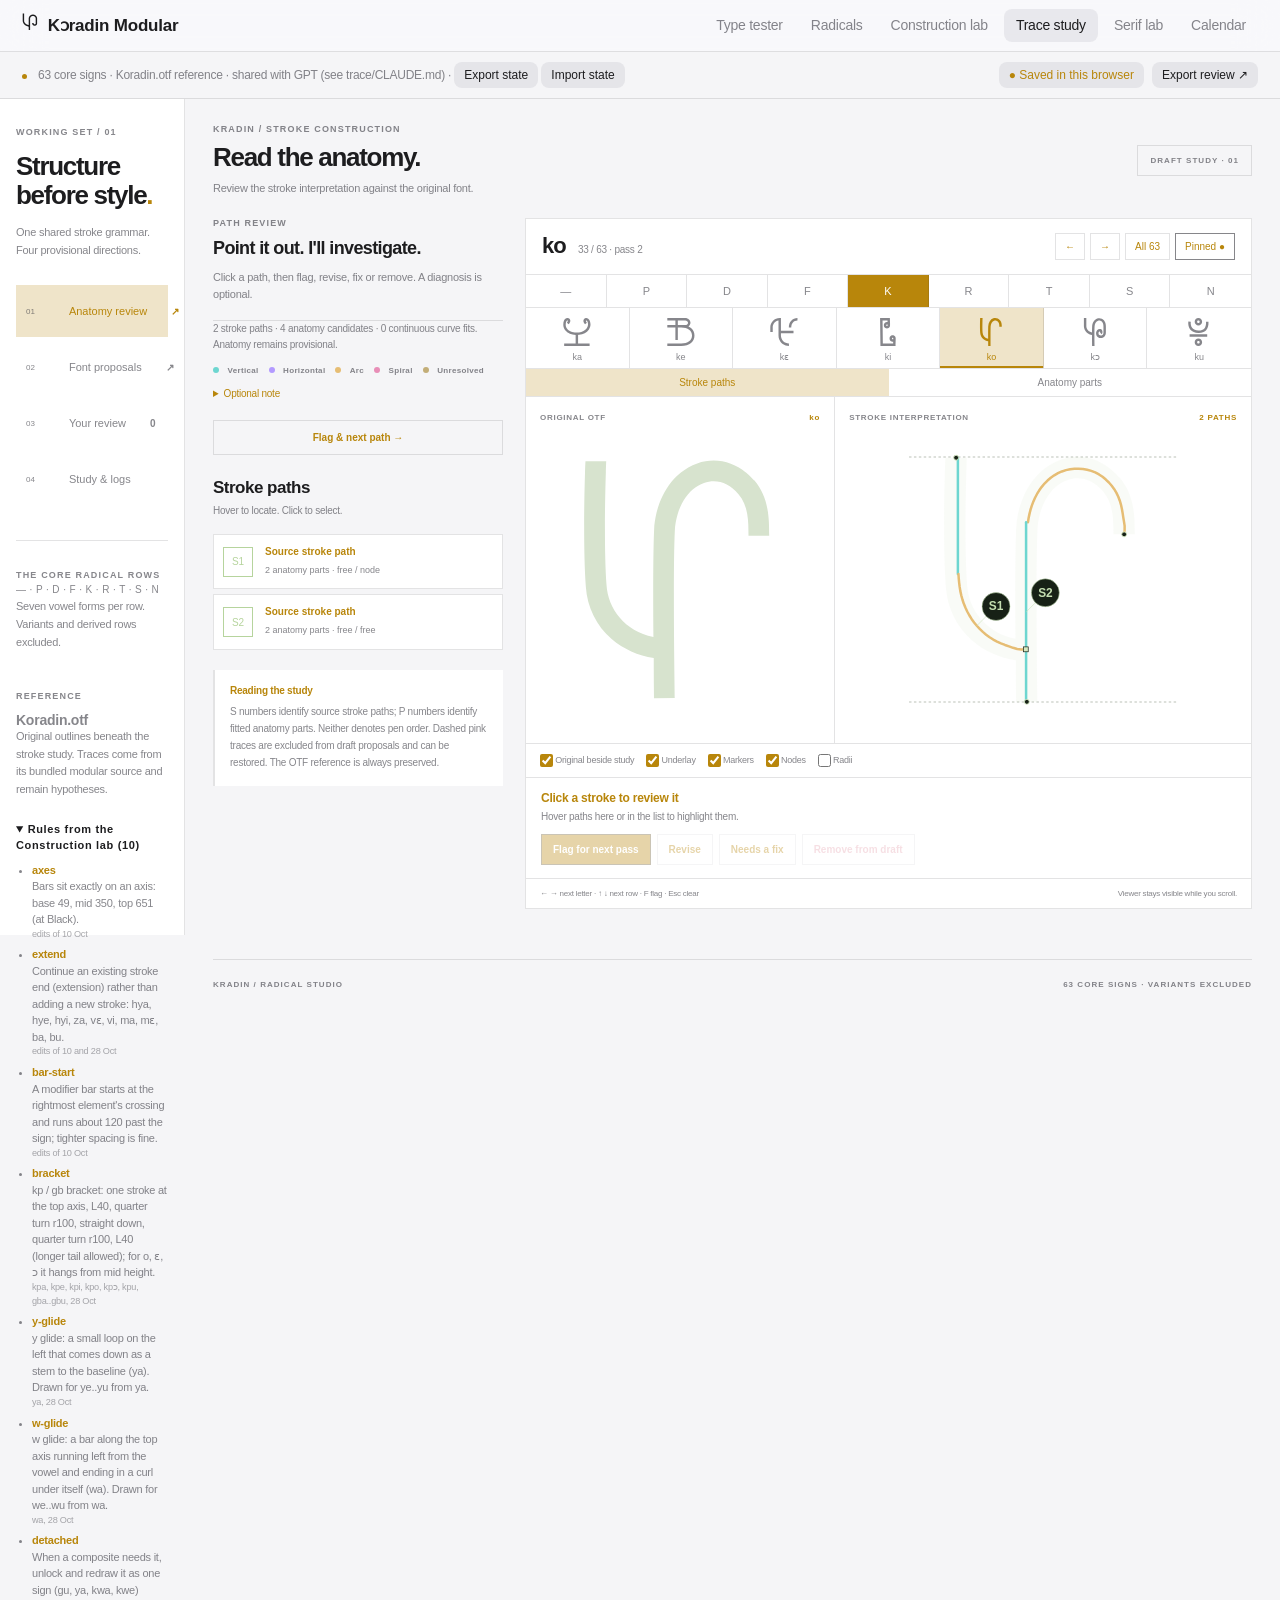
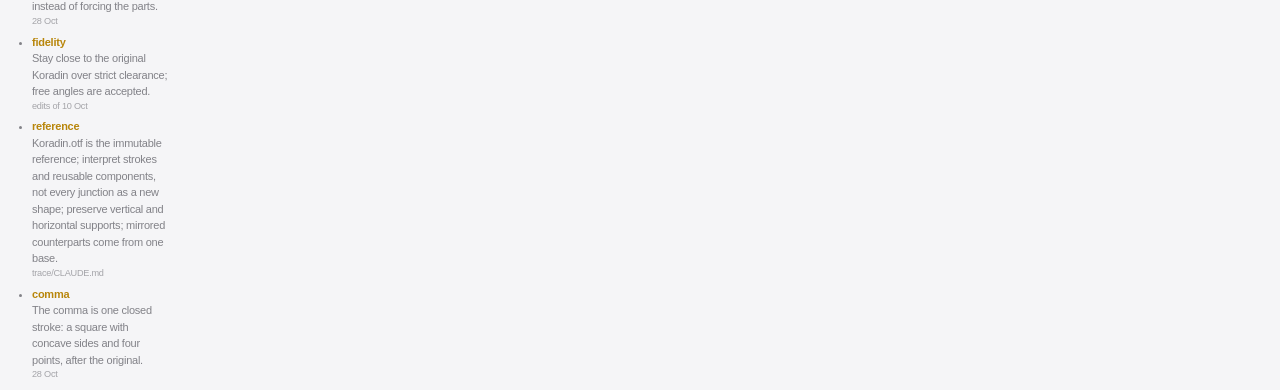
<file: trace.html>
<!doctype html>
<html lang="en"><head><meta charset="utf-8"><meta name="viewport" content="width=device-width,initial-scale=1">
<meta name="color-scheme" content="light dark"><title>Kɔradin Trace Study</title>
<link rel="stylesheet" href="apple.css"><link rel="stylesheet" href="trace/trace.css">
<style>.trace .studio-bar{display:flex;justify-content:space-between;align-items:center;gap:12px;padding:10px 22px;border-bottom:.5px solid var(--sep);font-size:12px;color:var(--label2)}
.trace .studio-bar .header-actions{display:flex;gap:8px;align-items:center}.trace .studio-bar button{appearance:none;border:0;background:var(--fill);color:var(--label);border-radius:8px;padding:6px 10px;font:500 12px var(--font)}
.trace .workspace{min-height:calc(100vh - 96px)}.trace{background:var(--bg)}</style>
</head><body class="anatomy-active">
<nav class="nav">
  <a class="brand" href="index.html"><span class="k" data-lat="Kɔradin">kɔ</span><span class="bt">Kɔradin Modular</span></a>
  <div class="tabs"><a href="index.html">Type tester</a><a href="radicals.html">Radicals</a><a href="lab.html">Construction lab</a><a href="trace.html" aria-current="page">Trace study</a><a href="serif.html">Serif lab</a><a href="calendar.html">Calendar</a></div>
</nav>
<div class="trace anatomy-active" id="traceRoot">
<div class="studio-bar"><span><span class="statusdot"></span> 63 core signs · Koradin.otf reference · shared with GPT (see trace/CLAUDE.md) · <button id="exportState" title="Download every patch, review and log as one file to hand to another agent">Export state</button> <button id="importState">Import state</button></span><div class="header-actions"><button id="syncStatus" class="sync-status" title="Retry saving review">Connecting…</button><button id="exportReview" class="quiet">Export review ↗</button></div></div>


<div class="workspace"><aside><div class="eyebrow">WORKING SET / 01</div><h1>Structure<br>before style<span>.</span></h1><p class="intro">One shared stroke grammar.<br>Four provisional directions.</p><nav><button data-tab="anatomy" class="nav active"><span>01</span> Anatomy review <b>↗</b></button><button data-tab="proposals" class="nav"><span>02</span> Font proposals <b>↗</b></button><button data-tab="review" class="nav"><span>03</span> Your review <b id="flagCount">0</b></button><button data-tab="history" class="nav"><span>04</span> Study &amp; logs</button></nav><div class="scope"><span class="eyebrow">THE CORE RADICAL ROWS</span><p>— · P · D · F · K · R · T · S · N</p><small>Seven vowel forms per row.<br>Variants and derived rows excluded.</small></div><div class="source"><div class="eyebrow">REFERENCE</div><strong>Koradin.otf</strong><p>Original outlines beneath the stroke study. Traces come from its bundled modular source and remain hypotheses.</p></div></aside>
<main><div class="pagehead"><div><div class="eyebrow">KRADIN / STROKE CONSTRUCTION</div><h2 id="pageTitle">Read the anatomy.</h2><p id="pageDescription">Review the stroke interpretation against the original font.</p></div><div class="tag">DRAFT STUDY · 01</div></div>
<section class="tabview" id="anatomy"><div class="anatomy-layout">
<div class="pinned-stage" id="pinnedStage"><div class="glyph-navigation"><div class="glyph-identity"><strong id="glyphName">—</strong><span id="glyphPosition"></span></div><div class="glyph-nav-actions"><button id="prevGlyph" aria-label="Previous glyph" title="Previous glyph (←)">←</button><button id="nextGlyph" aria-label="Next glyph" title="Next glyph (→)">→</button><button id="openAtlas">All 63</button><button id="pinViewer" aria-pressed="true">Pinned ●</button></div></div>
<div class="row-tabs" id="rowTabs" aria-label="Radical rows"></div><div class="letter-strip" id="letterStrip" aria-label="Letters in this row"></div>
<div class="selection-mode" role="group" aria-label="Selection mode"><button data-mode="stroke" aria-pressed="true">Stroke paths</button><button data-mode="part" aria-pressed="false">Anatomy parts</button></div><div class="viewergrid" id="viewerGrid"><div class="drawing sourceview" id="sourceView"><div class="drawinghead"><span>ORIGINAL OTF</span><b id="sourceLabel"></b></div><div class="canvas" id="referenceCanvas"></div></div><div class="drawing studyview"><div class="drawinghead"><span>STROKE INTERPRETATION</span><b id="strokeCount"></b></div><div class="canvas" id="anatomyCanvas"></div></div></div>
<div class="viewer-options"><label><input type="checkbox" id="compareOriginal" checked> Original beside study</label><label><input type="checkbox" id="showReference" checked> Underlay</label><label><input type="checkbox" id="showParts" checked> Markers</label><label><input type="checkbox" id="showNodes" checked> Nodes</label><label><input type="checkbox" id="showRadii"> Radii</label></div>
<div class="selection-toolbar"><div class="selection-summary"><strong id="selectionLabel">Click a stroke to review it</strong><span id="selectionMeta">Hover paths here or in the list to highlight them.</span><button id="clearSelection" class="quiet hidden">Clear selection ×</button></div><div class="path-actions"><button id="flagSign" class="solid" data-path-action="flag">Flag for next pass</button><button class="border" data-path-action="revise">Revise</button><button class="border" data-path-action="fix">Needs a fix</button><button class="border remove-action" data-path-action="remove">Remove from draft</button><button id="undoPath" class="border hidden">Undo flag / removal</button></div><div id="actionStatus" aria-live="polite"></div></div>
<div class="keyboard-hint"><span>← → next letter · ↑ ↓ next row · F flag · Esc clear</span><span id="pinHint">Viewer stays visible while you scroll.</span></div></div>
<div class="anatomy-inspector"><div class="inspector-head"><div class="eyebrow">PATH REVIEW</div><h3>Point it out. I'll investigate.</h3><p>Click a path, then flag, revise, fix or remove. A diagnosis is optional.</p></div>
<div class="compact-status"><span id="interpretationStatus"></span></div><div class="colourlegend"><span><i style="--c:#6dd6d0"></i> Vertical</span><span><i style="--c:#b39aff"></i> Horizontal</span><span><i style="--c:#e6bd74"></i> Arc</span><span><i style="--c:#e88eb7"></i> Spiral</span><span><i style="--c:#c3ae78"></i> Unresolved</span></div>
<details class="optional-path-note"><summary>Optional note</summary><label class="notelabel" for="pathNote">OPTIONAL NOTE FOR THE SELECTED PATH</label><textarea id="pathNote" rows="2" maxlength="4000" placeholder="You can leave this blank."></textarea></details><button id="flagNext" class="border next-path">Flag &amp; next path →</button><div id="spiralInfo" class="spiralnote hidden"></div>
<div class="sectiontitle"><div><h3 id="pathListTitle">Stroke paths</h3><p>Hover to locate. Click to select.</p></div></div><div class="partlist" id="partList"></div><div class="methodnote"><b>Reading the study</b><p>S numbers identify source stroke paths; P numbers identify fitted anatomy parts. Neither denotes pen order. Dashed pink traces are excluded from draft proposals and can be restored. The OTF reference is always preserved.</p></div>
<select id="rowSelect" class="visually-hidden" aria-label="Radical row"></select><select id="signSelect" class="visually-hidden" aria-label="Vowel form"></select></div></div></section>
<section class="tabview hidden" id="proposals"><div class="proposalintro"><div><div class="eyebrow">FONT-WIDE PROPOSALS</div><h3>Change the direction.<br>Review all 63 signs.</h3><p>Each proposal is generated from the same stroke study. These are SVG construction specimens, not installable fonts.</p></div><div class="formfield"><label for="directionSelect">PROPOSAL</label><select id="directionSelect"><option value="Gothic">01 / Gothic</option><option value="Rounded">02 / Rounded</option><option value="Angular">03 / Angular</option><option value="Heavy condensed">04 / Heavy condensed</option></select></div></div><div class="proposalmeta"><div><span class="eyebrow" id="directionCode"></span><h3 id="directionTitle"></h3><p id="directionDescription"></p></div><div class="proposalactions"><button class="solid" id="approveDirection">Prefer this direction</button><button class="border" id="exportSpecimen">Download specimen SVG</button></div></div><div class="rules"><div><span>LOCKED</span><b>Detected vertical / horizontal directions</b></div><div><span>PROVISIONAL PALETTE</span><b id="radiusPalette"></b></div><div><span>RETAINED FOR REVIEW</span><b>Spirals, compound fits &amp; radius exceptions</b></div></div><div class="gridlegend"><span>GREY = ORIGINAL OTF</span><span>IVORY = PROPOSED CONSTRUCTION</span><span>! = CONTINUOUS FIT / RADIUS EXCEPTION</span></div><div class="matrixwrap"><div class="matrix" id="proposalMatrix"></div></div><div class="methodnote"><b>Constraint coverage</b><p id="coverage"></p><p>Detected line directions and shared fitted-part endpoints are constrained. Radius values are shared across the set. New collisions, clearance and optical balance are not yet certified; arc candidates that would require a radius change greater than 30% (or a reduction greater than 25%) are retained as source traces for review.</p></div></section>
<section class="tabview hidden" id="review"><div class="reviewintro"><span class="eyebrow">VALIDATE / DIRECT / REFINE</span><h3>Your role is to judge the result.</h3><p>Choose a direction, flag an interpretation, and describe the correction. No drawing or point editing is required.</p></div><div class="summarybox"><div><span class="eyebrow">PREFERRED DIRECTION</span><strong id="preferredLabel">Not chosen</strong></div><div><span class="eyebrow">FLAGGED SIGNS</span><strong id="flaggedLabel">0</strong></div></div><div id="flagList"></div><label class="notelabel" for="feedback">FEEDBACK ABOUT THE WHOLE SET</label><textarea id="feedback" maxlength="20000" placeholder="For example: P3 in ko is part of the vertical stem; the spiral should be constructed from…"></textarea><p class="savehint" id="saveStatus" aria-live="polite">Path flags save to this private site for the next pass. A local copy is kept if connection is interrupted.</p><button id="downloadAnalysis" class="border">Download the stroke analysis</button><div class="methodnote"><b>Review does not require redrawing</b><p>Each flag includes the exact glyph, path geometry and requested action. On the next pass, I can read this queue and investigate. Flags do not start an unattended AI run.</p></div></section>
<section class="tabview hidden" id="history"><div class="reviewintro"><span class="eyebrow">COMPONENT-AWARE RETRACE / PASS 2</span><h3>Shared structure, explicit evidence.</h3><p id="revisionSummary"></p><p id="historicCount"></p></div><div class="collaboration-actions"><a class="solid" href="/collaboration-source.zip" download>Download source + logs for Claude</a><button class="border" id="downloadProjectLog">Export live study + audit log</button><label class="border">Import a versioned trace patch<input id="importPatch" type="file" accept="application/json,.json" hidden></label></div><div class="methodnote"><b>Claude collaboration</b><p>The source package contains CLAUDE.md, the OTF, analysis code, saved review snapshots and Git history. The private MCP endpoint at <code>/mcp</code> exposes reading, shared-base editing, versioned stroke patches and reverts. Connect Claude with your own authenticated access; no credentials are included in the package.</p><p>Source code edits need a normal Sites build and publication. Trace patches submitted through the collaboration tools update the live study and are logged immediately.</p></div><div class="sectiontitle"><h3>Shared component library</h3></div><div id="componentList" class="component-list"></div><div class="sectiontitle"><h3>Append-only activity log</h3></div><div id="logList"></div></section><footer><span>KRADIN / RADICAL STUDIO</span><span>63 CORE SIGNS · VARIANTS EXCLUDED</span></footer></main></div><div id="toast" role="status"></div><dialog id="glyphAtlas"><div class="atlas-head"><div><span class="eyebrow">JUMP TO A GLYPH</span><h3>63 core signs</h3></div><button id="closeAtlas" aria-label="Close glyph map">×</button></div><div id="atlasGrid" class="atlas-grid"></div></dialog>
</div>
<script src="trace/api-shim.js"></script>
<script src="trace/review-sync.js"></script><script src="trace/app.js"></script>
<script>
document.getElementById("exportState").onclick=()=>{const b=new Blob([JSON.stringify(TraceStudio.exportState(),null,1)],{type:"application/json"});const a=document.createElement("a");a.href=URL.createObjectURL(b);a.download="trace-state.json";a.click()};
document.getElementById("importState").onclick=()=>{const i=document.createElement("input");i.type="file";i.accept=".json";i.onchange=async()=>{TraceStudio.importState(JSON.parse(await i.files[0].text()));location.reload()};i.click()};
</script>
<script src="kfont.js"></script>
<script>
// rules learned in the Construction lab, shown beside the study so both readings use the same grammar
fetch("rules.json").then(r=>r.json()).then(R=>{const box=document.createElement("details");box.className="lab-rules";box.open=true;
 box.innerHTML=`<summary>Rules from the Construction lab (${R.kradin.length})</summary><ul>${R.kradin.map(r=>`<li><b>${r.id}</b> ${r.rule}<small>${r.from||""}</small></li>`).join("")}</ul>`;
 const a=document.querySelector(".trace aside");if(a)a.appendChild(box)}).catch(()=>{});
</script>
<style>.trace .lab-rules{margin-top:22px;font-size:11px;line-height:1.5;color:var(--label2)}.trace .lab-rules summary{cursor:pointer;font-weight:700;color:var(--label);letter-spacing:.06em}.trace .lab-rules ul{padding-left:16px;margin:8px 0}.trace .lab-rules li{margin:5px 0}.trace .lab-rules b{color:var(--tint);display:block}.trace .lab-rules small{display:block;opacity:.7}</style>
</body></html>
</file>
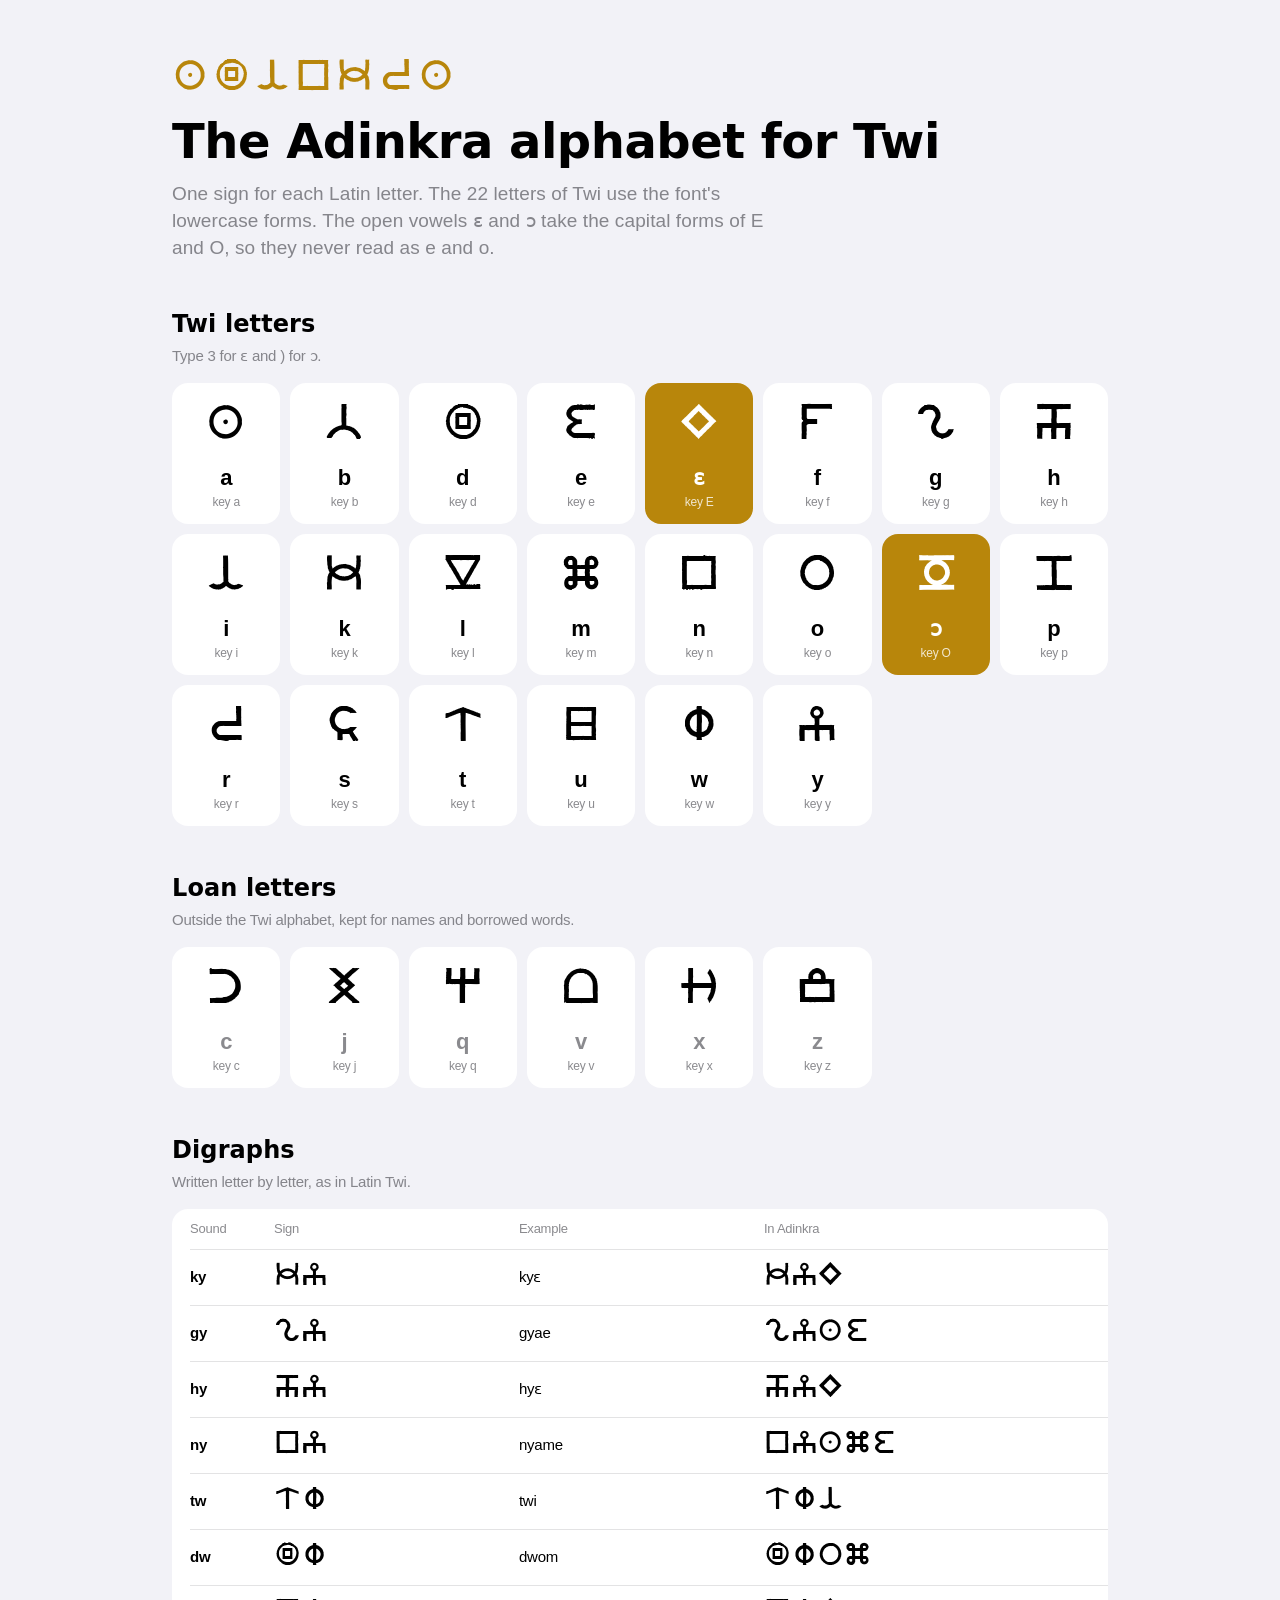
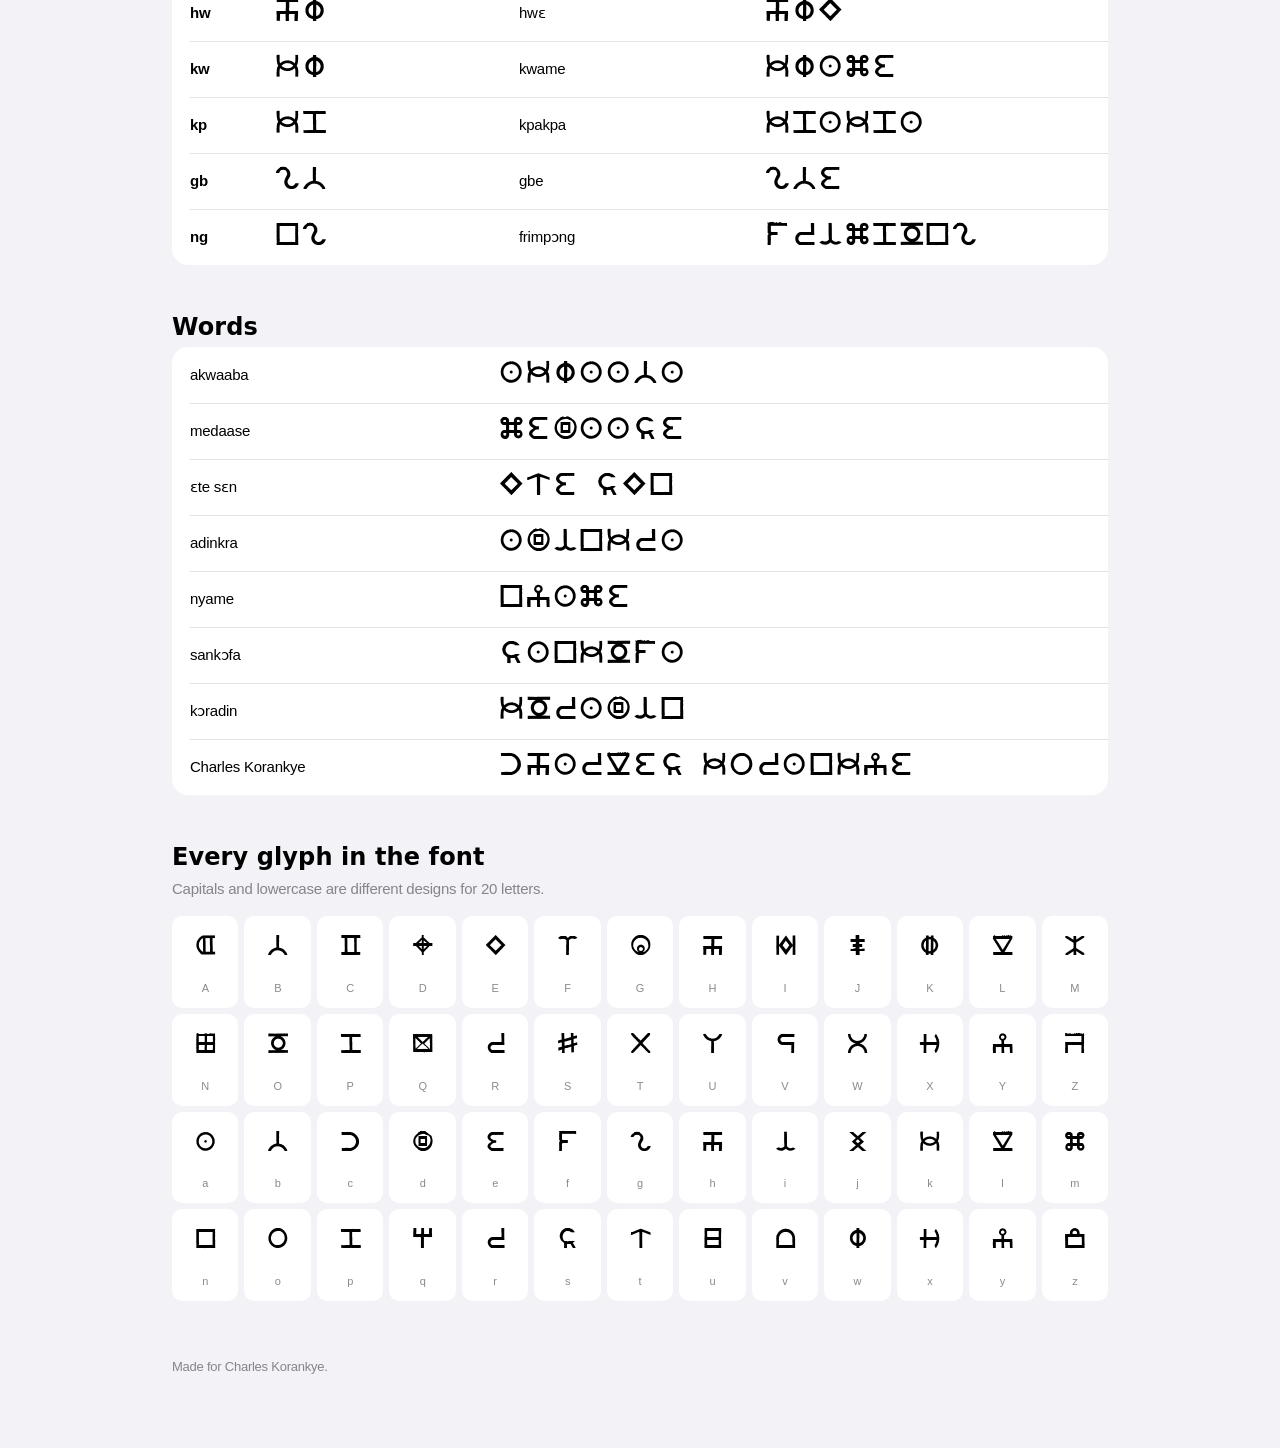
<file: adinkra/table.html>
<!doctype html>
<html lang="en">
<head>
<meta charset="utf-8">
<meta name="viewport" content="width=device-width, initial-scale=1">
<meta name="color-scheme" content="light dark">
<title>Adinkra Alphabet</title>
<style>
@font-face{font-family:AD;src:url(fonts/AdinkraAlphabet.ttf)}
:root{--bg:#f2f2f7;--card:#fff;--label:#000;--label2:rgba(60,60,67,.6);--sep:rgba(60,60,67,.14);--fill:rgba(118,118,128,.12);--tint:#b8860b;--tint-ink:#fff}
@media (prefers-color-scheme:dark){:root{--bg:#000;--card:#1c1c1e;--label:#fff;--label2:rgba(235,235,245,.6);--sep:rgba(84,84,88,.6);--fill:rgba(118,118,128,.24);--tint:#f2b53a;--tint-ink:#1c1c1e}}
*{box-sizing:border-box;margin:0}
body{background:var(--bg);color:var(--label);font:15px/1.47 -apple-system,BlinkMacSystemFont,"SF Pro Text","Segoe UI",Roboto,sans-serif;-webkit-font-smoothing:antialiased;letter-spacing:-.24px}
.wrap{max-width:980px;margin:0 auto;padding:56px 22px 72px}
header{margin-bottom:40px}
h1{font:700 48px/1.08 -apple-system,BlinkMacSystemFont,"SF Pro Display",system-ui,sans-serif;letter-spacing:-.5px}
h1 .ad{display:block;font-family:AD;font-weight:400;font-size:44px;color:var(--tint);margin-bottom:12px;letter-spacing:4px}
.lead{font-size:19px;line-height:1.42;color:var(--label2);max-width:620px;margin-top:14px;letter-spacing:.1px}
h2{font:600 24px/1.2 -apple-system,BlinkMacSystemFont,"SF Pro Display",system-ui,sans-serif;margin:48px 0 6px;letter-spacing:.1px}
.note{color:var(--label2);max-width:640px;margin-bottom:16px}
.grid{display:grid;grid-template-columns:repeat(auto-fill,minmax(108px,1fr));gap:10px}
.cell{background:var(--card);border-radius:16px;padding:16px 8px 12px;text-align:center}
.cell .g{font-family:AD;font-size:50px;line-height:1.1}
.cell .l{font-size:22px;font-weight:600;margin-top:8px}
.cell .k{font-size:12px;color:var(--label2)}
.cell.open{background:var(--tint);color:var(--tint-ink)}
.cell.open .k{color:var(--tint-ink);opacity:.8}
.cell.loan .l{color:var(--label2)}
.table{background:var(--card);border-radius:16px;overflow:hidden}
.tr{display:grid;grid-template-columns:72px 1fr 1fr 1.4fr;align-items:center;gap:12px;padding:10px 18px;min-height:56px;position:relative}
.tr + .tr::before{content:"";position:absolute;top:0;left:18px;right:0;height:.5px;background:var(--sep)}
.tr.head{min-height:40px;color:var(--label2);font-size:13px}
.tr .g{font-family:AD;font-size:32px;line-height:1}
.words .tr{grid-template-columns:1fr 2fr}
.ref{display:grid;grid-template-columns:repeat(13,1fr);gap:6px}
.ref div{background:var(--card);border-radius:10px;text-align:center;padding:8px 2px 6px}
.ref .g{font-family:AD;font-size:28px;line-height:1.2}
.ref .k{font-size:11px;color:var(--label2)}
footer{margin-top:56px;color:var(--label2);font-size:13px}
@media (max-width:640px){h1{font-size:36px}.ref{grid-template-columns:repeat(7,1fr)}.tr{grid-template-columns:52px 1fr 1fr 1.2fr;padding:10px 14px}}
@media print{body{background:#fff}.cell,.table,.ref div{border:1px solid #ddd}}
</style>
</head>
<body>
<div class="wrap">
  <header>
    <h1><span class="ad" aria-hidden="true">adinkra</span>The Adinkra alphabet for Twi</h1>
    <p class="lead">One sign for each Latin letter. The 22 letters of Twi use the font's lowercase forms. The open vowels ɛ and ɔ take the capital forms of E and O, so they never read as e and o.</p>
  </header>

  <h2>Twi letters</h2>
  <p class="note">Type 3 for ɛ and ) for ɔ.</p>
  <div class="grid" id="twi"></div>

  <h2>Loan letters</h2>
  <p class="note">Outside the Twi alphabet, kept for names and borrowed words.</p>
  <div class="grid" id="loan"></div>

  <h2>Digraphs</h2>
  <p class="note">Written letter by letter, as in Latin Twi.</p>
  <div class="table" id="dig"></div>

  <h2>Words</h2>
  <div class="table words" id="words"></div>

  <h2>Every glyph in the font</h2>
  <p class="note">Capitals and lowercase are different designs for 20 letters.</p>
  <div class="ref" id="ref"></div>

  <footer>Made for Charles Korankye.</footer>
</div>
<script src="twi.js"></script>
<script src="table.js"></script>
</body>
</html>
</file>
<file: apple.css>
@font-face{font-family:"KM2";src:url(fonts/KoradinModular2-VF.woff2) format("woff2");font-display:block}
:root{
  --bg:#f5f5f7; --bg2:#ffffff; --card:#ffffff; --label:#1d1d1f; --label2:rgba(60,60,67,.62); --label3:rgba(60,60,67,.32);
  --sep:rgba(60,60,67,.14); --fill:rgba(118,118,128,.12); --fill2:rgba(118,118,128,.2);
  --tint:#b8860b; --tint-ink:#fff; --thumb:#fff; --thumb-shadow:0 3px 8px rgba(0,0,0,.12),0 3px 1px rgba(0,0,0,.04);
  --glass:rgba(250,250,252,.72); --canvas:#ffffff; --ink:#1d1d1f;
  --r-card:14px; --r-ctl:9px; --ease:cubic-bezier(.32,.72,0,1);
  --font:-apple-system,BlinkMacSystemFont,"SF Pro Text","Segoe UI Variable Text","Segoe UI",Roboto,"Helvetica Neue",sans-serif;
  --display:-apple-system,BlinkMacSystemFont,"SF Pro Display","Segoe UI Variable Display","Segoe UI",Roboto,sans-serif;
}
@media (prefers-color-scheme:dark){
  :root{--bg:#000;--bg2:#0b0b0c;--card:#1c1c1e;--label:#f5f5f7;--label2:rgba(235,235,245,.6);--label3:rgba(235,235,245,.3);
    --sep:rgba(84,84,88,.55);--fill:rgba(118,118,128,.24);--fill2:rgba(118,118,128,.34);--tint:#f2b53a;--tint-ink:#1c1c1e;
    --thumb:#636366;--thumb-shadow:0 3px 8px rgba(0,0,0,.35);--glass:rgba(22,22,24,.72);--canvas:#0b0b0c;--ink:#f5f5f7}
}
*{box-sizing:border-box;margin:0}
html,body{background:var(--bg);color:var(--label);font:15px/1.47 var(--font);-webkit-font-smoothing:antialiased;letter-spacing:-.24px}
a{color:var(--tint);text-decoration:none}
button{font:inherit;color:inherit}
:focus-visible{outline:3px solid color-mix(in srgb,var(--tint) 60%,transparent);outline-offset:2px;border-radius:6px}

/* nav */
.nav{position:sticky;top:0;z-index:20;height:52px;display:flex;align-items:center;gap:24px;padding:0 22px;
  background:var(--glass);-webkit-backdrop-filter:saturate(180%) blur(20px);backdrop-filter:saturate(180%) blur(20px);border-bottom:.5px solid var(--sep)}
.nav .brand{display:flex;align-items:center;gap:10px;font:600 17px/1 var(--display);color:var(--label);letter-spacing:-.2px}
.nav .brand .k{font-family:"KM2";font-variation-settings:"wght" 500;font-size:24px;font-weight:400;font-feature-settings:"liga","calt"}
.nav .tabs{display:flex;gap:4px;margin-left:auto}
.nav .tabs a{color:var(--label2);font-size:14px;padding:6px 12px;border-radius:8px;transition:color .2s,background .2s}
.nav .tabs a:hover{color:var(--label)}
.nav .tabs a[aria-current="page"]{color:var(--label);background:var(--fill)}

/* layout */
.shell{display:grid;grid-template-columns:340px 1fr;min-height:calc(100vh - 52px)}
.side{padding:20px 16px 28px;border-right:.5px solid var(--sep);background:var(--bg);overflow:auto;max-height:calc(100vh - 52px);position:sticky;top:52px}
.main{min-width:0}
.h-sec{font-size:13px;color:var(--label2);padding:0 16px 6px;margin-top:18px}
.h-sec:first-child{margin-top:0}
.group{background:var(--card);border-radius:var(--r-card);overflow:hidden}
.row{display:flex;align-items:center;justify-content:space-between;gap:12px;min-height:44px;padding:8px 16px;position:relative}
.row + .row::before{content:"";position:absolute;top:0;left:16px;right:0;height:.5px;background:var(--sep)}
.row.col{flex-direction:column;align-items:stretch;gap:8px;padding:12px 16px}
.lbl{font-size:15px}
.val{font-size:15px;color:var(--label2);font-variant-numeric:tabular-nums}
.line{display:flex;justify-content:space-between;align-items:baseline}
.note{font-size:12px;color:var(--label2);padding:6px 16px 0;line-height:1.4}

/* controls */
textarea,input[type=text],input[type=search]{width:100%;border:0;border-radius:10px;background:var(--fill);color:var(--label);font:15px/1.35 var(--font);padding:9px 12px;outline:none;resize:vertical}
textarea:focus,input[type=text]:focus,input[type=search]:focus{box-shadow:0 0 0 3px color-mix(in srgb,var(--tint) 40%,transparent)}
.seg{position:relative;display:grid;grid-auto-flow:column;grid-auto-columns:1fr;padding:2px;border-radius:var(--r-ctl);background:var(--fill)}
.seg .thumb{position:absolute;top:2px;bottom:2px;left:2px;border-radius:7px;background:var(--thumb);box-shadow:var(--thumb-shadow);transition:transform .32s var(--ease),width .32s var(--ease)}
.seg button{position:relative;z-index:1;appearance:none;border:0;background:none;cursor:pointer;font-size:13px;font-weight:500;padding:6px 6px;border-radius:7px;white-space:nowrap}
.switch{position:relative;display:inline-block;width:51px;height:31px;flex:none}
.switch input{position:absolute;inset:0;opacity:0;margin:0;cursor:pointer}
.switch span{position:absolute;inset:0;border-radius:31px;background:rgba(120,120,128,.32);transition:background .25s var(--ease);pointer-events:none}
.switch span::after{content:"";position:absolute;top:2px;left:2px;width:27px;height:27px;border-radius:50%;background:#fff;box-shadow:0 3px 8px rgba(0,0,0,.15),0 3px 1px rgba(0,0,0,.06);transition:transform .3s var(--ease)}
.switch input:checked + span{background:#34c759}
.switch input:checked + span::after{transform:translateX(20px)}
.switch input:focus-visible + span{outline:3px solid color-mix(in srgb,var(--tint) 60%,transparent);outline-offset:2px}
input[type=range]{-webkit-appearance:none;appearance:none;width:100%;height:28px;background:transparent;cursor:pointer;--p:50%}
input[type=range]::-webkit-slider-runnable-track{height:4px;border-radius:2px;background:linear-gradient(to right,var(--tint) var(--p),var(--fill2) var(--p))}
input[type=range]::-webkit-slider-thumb{-webkit-appearance:none;width:28px;height:28px;border-radius:50%;background:#fff;margin-top:-12px;box-shadow:0 .5px 4px rgba(0,0,0,.12),0 6px 13px rgba(0,0,0,.12)}
input[type=range]::-moz-range-track{height:4px;border-radius:2px;background:var(--fill2)}
input[type=range]::-moz-range-progress{height:4px;border-radius:2px;background:var(--tint)}
input[type=range]::-moz-range-thumb{width:28px;height:28px;border:0;border-radius:50%;background:#fff;box-shadow:0 6px 13px rgba(0,0,0,.12)}
.btn{appearance:none;border:0;cursor:pointer;background:var(--fill);color:var(--tint);font-size:15px;font-weight:500;padding:9px 16px;border-radius:980px;transition:background .2s;display:inline-flex;align-items:center;gap:6px}
.btn:hover{background:var(--fill2)}
.btn.fill{background:var(--tint);color:var(--tint-ink)}
.chip{display:inline-flex;align-items:center;gap:6px;font-size:12px;padding:3px 9px;border-radius:980px;background:var(--fill);color:var(--label)}
.chip i{width:8px;height:8px;border-radius:50%;display:inline-block}
[hidden]{display:none!important}
@media (max-width:900px){
  .shell{grid-template-columns:1fr}
  .side{position:relative;top:0;max-height:none;border-right:0;order:2;padding:16px 12px 28px}
  .main{order:1}
  .nav{gap:10px;padding:0 0 0 14px}
  .nav .tabs{overflow-x:auto;scrollbar-width:none;-webkit-overflow-scrolling:touch;padding-right:14px;mask-image:linear-gradient(to right,#000 85%,transparent)}
  .nav .tabs::-webkit-scrollbar{display:none}
  .nav .tabs a{white-space:nowrap;padding:8px 10px}
}
@media (max-width:600px){
  .nav .brand .bt{display:none}
  .row{min-height:48px}
  input[type=range]::-webkit-slider-thumb{width:30px;height:30px;margin-top:-13px}
}
@media (prefers-reduced-motion:reduce){*{transition:none!important;animation:none!important}}
</file>
<file: cal.css>
/* Calendar view, shared by calendar.html and kradin.html */
:root{--navh:52px}
.wrap{max-width:1240px;margin:0 auto;padding:32px 22px 64px}
h2{font:700 24px/1.2 var(--display);margin:48px 0 14px}
.under{font:600 12px/1.2 var(--font);letter-spacing:.08em;color:var(--label2);margin-top:6px}
body.nolat .under,body.nolat .lt,body.nolat .sub,body.nolat .lat-s{display:none}
/* every piece of Kɔradin sits in its own box, so it never runs into Latin */
.kr-i{display:inline-block;font-family:var(--kr),var(--font);font-feature-settings:"liga","calt";line-height:1;white-space:nowrap;vertical-align:middle}
.eyebrow{font:600 12px var(--font);color:var(--label2);text-transform:uppercase;letter-spacing:.08em}

/* legend */
.legend{display:flex;flex-wrap:wrap;gap:10px 24px;margin-top:4px}
.lg{display:inline-flex;align-items:center;gap:10px;font-size:14px}
.lg i{flex:none;width:26px;height:26px;border-radius:99px;background:var(--label);color:var(--bg);display:grid;place-items:center;font:700 11px/1 var(--font);font-style:normal}
.lg .kr-i{font-size:20px}

/* today */
.today{display:grid;grid-template-columns:minmax(0,1.25fr) minmax(0,1fr);gap:16px;margin-top:24px}
.today>div{background:var(--card);border-radius:18px;padding:22px 24px;min-width:0}
.big{font-size:72px;line-height:1.15;margin-top:12px;overflow-wrap:anywhere}
.meta{margin-top:8px;color:var(--label2)}.meta b{color:var(--label)}
.next{display:grid;grid-template-columns:max-content minmax(0,1fr) max-content;align-items:stretch;column-gap:0;padding:8px 24px!important}
.nk{padding-right:20px!important}.nw{padding-left:12px!important}
.next>div{display:flex;flex-direction:column;justify-content:center;padding:14px 0;border-bottom:.5px solid var(--sep);min-width:0}
.next>div:nth-last-child(-n+3){border-bottom:0}
.nk .kr-i{font-size:26px}
.nt b{display:block;font-size:15px}.nt small{display:block;color:var(--label2);font-size:13px;white-space:nowrap}
.nw{font-size:13px;color:var(--label2);white-space:nowrap;align-items:flex-end}

/* toolbar: sticks flush under the nav, solid so nothing shows through */
.tools{display:flex;flex-wrap:wrap;gap:10px;align-items:center;margin-top:32px;position:sticky;top:var(--navh);z-index:6;background:var(--bg);padding:10px 0;box-shadow:0 1px 0 var(--sep)}
.tools .group{display:flex;align-items:center;gap:8px;padding:6px 10px;border-radius:12px;background:var(--card)}
.lbl{font-size:13px;color:var(--label2)}
.yr{font:700 18px var(--display);min-width:84px;text-align:center;font-variant-numeric:tabular-nums}
.ib{appearance:none;border:0;background:var(--fill);border-radius:99px;width:32px;height:32px;cursor:pointer;font-size:17px;line-height:1}
.btn2{appearance:none;border:0;background:var(--fill);border-radius:99px;padding:7px 14px;cursor:pointer;font:500 14px var(--font);white-space:nowrap}
.btn2:disabled{opacity:.5}
select.sel{border:0;border-radius:9px;background:var(--fill);color:var(--label);font:14px var(--font);padding:7px 8px;max-width:220px}
#ymeta{color:var(--label2);font-size:14px;margin-top:10px}
.catkey{display:flex;flex-wrap:wrap;gap:6px 18px;font-size:13px;color:var(--label2);margin-top:6px}
.ck{display:inline-flex;align-items:center;gap:6px}.ck i{width:8px;height:8px;border-radius:9px;flex:none}
.hint{color:var(--label3)}

/* adaduanan cards */
.cycles{display:grid;grid-template-columns:repeat(auto-fill,minmax(340px,1fr));gap:18px;margin-top:16px}
.cyc{background:var(--card);border-radius:20px;overflow:hidden;scroll-margin-top:calc(var(--navh) + 72px);display:flex;flex-direction:column;min-width:0}
.ch{padding:20px 22px 14px}
.kt{font-size:44px;line-height:1.15;white-space:nowrap;overflow:hidden}
.lt{font:600 12px/1.2 var(--font);letter-spacing:.1em;color:var(--label2);margin-top:6px}
.ph{margin:0;aspect-ratio:16/10;background:#000;overflow:hidden}
.ph img{width:100%;height:100%;object-fit:cover;display:block}
.cal{padding:14px 16px 18px}
.rg{font-size:13px;color:var(--label2);margin:0 4px 10px}
/* one cell per day, no rules */
.grid{display:grid;grid-template-columns:repeat(7,minmax(0,1fr));gap:4px}
.dh{font:700 12px/1 var(--font);color:var(--label2);text-align:center;padding:4px 0 6px;cursor:help}
.d{position:relative;background:var(--fill);border-radius:9px;padding:7px 2px 6px;text-align:center;cursor:help;min-width:0;transition:background .15s}
.d:hover{background:var(--fill2)}
.d b{display:block;font:700 17px/1 var(--display);font-variant-numeric:tabular-nums}
.d small{display:block;font-size:9px;line-height:1.2;margin-top:3px;color:var(--label2);white-space:nowrap;overflow:hidden}
.d.s{background:var(--card);box-shadow:inset 0 0 0 1.5px var(--label)}
.d.now{background:var(--label);box-shadow:none}.d.now b,.d.now small{color:var(--bg)}
.d.kese b::after{content:"✦";font-size:9px;vertical-align:top;margin-left:1px}
.d::after{content:"";position:absolute;right:4px;top:4px;width:4px;height:4px;border-radius:9px}
.d.c-dapaa::after,.ck .c-dapaa{background:var(--label)}
.d.c-dabɔne::after,.ck .c-dabɔne{box-shadow:inset 0 0 0 1px var(--label)}
.d.c-dahunu::after,.ck .c-dahunu{background:var(--label3)}
.d.now::after{filter:invert(1)}

/* tables */
.tw{overflow-x:auto;border-radius:14px}
table{width:100%;border-collapse:collapse;background:var(--card);font-size:14px}
th,td{text-align:left;padding:10px 14px;border-bottom:.5px solid var(--sep);vertical-align:middle;white-space:nowrap}
th{color:var(--label2);font-weight:500;font-size:13px}
th .kr-i,td .kr-i{font-size:20px;margin-right:10px;color:var(--label)}
th span,td a span{vertical-align:middle}
td small{display:block;color:var(--label2);font-size:12px;white-space:normal}
td.now{font-weight:700}td.kese{font-weight:700}
td a{color:inherit}
.rules{color:var(--label2);max-width:820px;padding-left:20px}.rules li{margin:6px 0}.rules b{color:var(--label)}
body.loading .kr,body.loading .kr-i{opacity:.25}

@media(max-width:800px){
  .wrap{padding:20px 16px 48px}
  .today{grid-template-columns:1fr}.big{font-size:54px}
  .next{padding:4px 18px!important}.nk{padding-right:14px!important}
  .cycles{grid-template-columns:1fr}
  .tools{flex-wrap:nowrap;overflow-x:auto;scrollbar-width:none;margin-left:-16px;margin-right:-16px;padding:8px 16px}.tools::-webkit-scrollbar{display:none}.tools>*{flex:none}
  select.sel{max-width:150px}
  .kt{font-size:36px}
  .d b{font-size:15px}.d small{font-size:8px}
  th,td{padding:8px 10px;font-size:13px}
}

/* calendar.html header */
.hero{display:flex;gap:18px;align-items:center;margin-top:6px}
.hero h1{font:700 40px/1.1 var(--display);letter-spacing:-.5px;display:flex;align-items:center;gap:16px;flex-wrap:wrap}
.hero h1 .kr-i{font-size:44px;font-weight:400}
.lead{color:var(--label2);font-size:17px;max-width:780px;margin-top:10px}
.emb{display:block;width:64px;height:64px;flex:none;background:currentColor;-webkit-mask:url(cal/emblem.svg) center/contain no-repeat;mask:url(cal/emblem.svg) center/contain no-repeat}
.legend{margin-top:22px}
</file>
<file: editor.css>
body{overflow-x:hidden}
.gen{display:grid;grid-template-columns:220px minmax(0,1fr) 340px;gap:16px;padding:16px;min-height:calc(100vh - 52px)}
.pane{background:var(--card);border-radius:16px;padding:14px;min-width:0}
.gen>*{min-width:0}
body{overflow-x:hidden}
.pick h3{font-size:12px;color:var(--label2);font-weight:500;margin:12px 0 6px}
.pick h3:first-child{margin-top:0}
.chips{display:flex;flex-wrap:wrap;gap:5px}
.chips button{appearance:none;border:0;background:var(--fill);border-radius:9px;min-width:38px;padding:6px 7px;font:500 14px var(--text,system-ui);color:inherit;cursor:pointer;position:relative}
.chips button[aria-current="true"]{background:var(--tint);color:var(--tint-ink)}
.chips button.ok::after,.chips button.fix::after,.chips button.dr::after{content:"";position:absolute;top:3px;right:3px;width:6px;height:6px;border-radius:9px;background:#34c759}
.chips button.fix::after{background:#ff9500}.chips button.dr::after{background:var(--tint)}
.chips button[aria-current="true"]::after{background:var(--tint-ink)}
.stage{display:flex;flex-direction:column;gap:10px;position:sticky;top:64px;align-self:start}
.pick,.ins{position:sticky;top:64px;align-self:start;max-height:calc(100vh - 80px);overflow-y:auto;overscroll-behavior:contain}
.top{display:flex;flex-wrap:wrap;gap:10px;align-items:center}
.top .group{display:flex;align-items:center;gap:10px;padding:6px 14px}
#cv{width:100%;height:calc(100vh - 210px);min-height:420px;background:var(--canvas);border-radius:16px;touch-action:none;user-select:none}
.ins h4{font-size:12px;color:var(--label2);font-weight:500;margin:14px 0 6px;display:flex;justify-content:space-between;align-items:center}
.ins h4:first-child{margin-top:0}
.slist{display:flex;flex-direction:column;gap:4px}
.srow{display:flex;align-items:center;gap:8px;padding:6px 8px;border-radius:10px;background:var(--fill);cursor:pointer;font-size:13px}
.srow[aria-current="true"]{outline:2px solid var(--tint)}
.srow .n{width:20px;height:20px;border-radius:20px;background:#ff3b30;color:#fff;font:700 11px system-ui;display:grid;place-items:center;flex:none}
.srow .e{flex:1;color:var(--label2);white-space:nowrap;overflow:hidden;text-overflow:ellipsis}
.f{display:grid;grid-template-columns:58px minmax(0,1fr) 70px;gap:8px;align-items:center;font-size:13px;margin:5px 0}
.f input[type=number]{width:64px;padding:4px 6px;border-radius:8px;border:.5px solid var(--sep);background:var(--canvas);color:inherit;font:13px system-ui}
.f select,.sg select{padding:4px 6px;border-radius:8px;border:.5px solid var(--sep);background:var(--canvas);color:inherit;font:13px system-ui}
.sg{background:var(--fill);border-radius:10px;padding:8px;margin:6px 0}
.sg .hd{display:flex;gap:6px;align-items:center;font-size:12px;color:var(--label2)}
.sg .hd select{flex:1;min-width:0}
.f input[type=range]{width:100%;min-width:0}
.ins h4{flex-wrap:wrap;gap:6px}
.mini{appearance:none;border:0;background:var(--fill);border-radius:8px;padding:5px 9px;font:500 12px system-ui;color:inherit;cursor:pointer}
.mini:hover{background:color-mix(in srgb,var(--tint) 18%,var(--fill))}
.mini.pri{background:var(--tint);color:var(--tint-ink)}
.btns{display:flex;flex-wrap:wrap;gap:5px;justify-content:flex-end}
.hb{display:flex;flex-wrap:wrap;gap:4px;margin-top:4px}
.hb button{appearance:none;border:0;background:var(--fill);border-radius:7px;padding:3px 7px;font:12px system-ui;color:inherit;cursor:pointer}
textarea{width:100%;min-height:64px;border-radius:10px;border:.5px solid var(--sep);background:var(--canvas);color:inherit;padding:8px;font:13px system-ui}
.hint{font-size:12px;color:var(--label2);line-height:1.45}
.pick h3 small{font-weight:400;color:var(--label3,var(--label2));opacity:.75}
.pick h3.sec{font-size:13px;color:var(--label);font-weight:600;margin-top:18px}
.chips button.blk{opacity:.55}
.chips button.blk::before{content:"🔒";font-size:9px;position:absolute;left:2px;top:1px}
.ttl{font-size:20px!important;color:var(--label)!important}
.ttl b{font:700 26px var(--display)}
.badge{font-size:11px;padding:2px 8px;border-radius:99px;background:color-mix(in srgb,var(--tint) 18%,transparent);color:var(--tint);font-weight:500}
.badge.approved{background:#34c75933;color:#248a3d}.badge.fix{background:#ff950033;color:#c93400}
.sg .hd a{font-weight:600;color:var(--label)}.sg .hd .grow{flex:1}.sg .hd .r{font-size:11px}
.exportbar{display:flex;gap:8px;align-items:center;flex-wrap:wrap}
.exportbar #prog{font-size:13px;color:var(--label2);margin-right:4px}
.mini:disabled{opacity:.4;cursor:not-allowed}
@media(max-width:1180px){.gen{grid-template-columns:190px minmax(0,1fr) 300px;gap:10px;padding:10px}}
@media(max-width:900px){
  .gen{grid-template-columns:1fr;padding:8px;gap:8px}
  .pick{position:static;max-height:150px;padding:10px}
  .stage{position:sticky;top:52px;z-index:5;background:var(--bg);padding:6px 0;gap:6px}
  #cv{height:38vh;min-height:230px}
  .ins{position:static;max-height:none}
  .top{gap:6px;flex-wrap:nowrap;overflow-x:auto;scrollbar-width:none;padding-bottom:2px}.top::-webkit-scrollbar{display:none}.top .group{padding:4px 10px;gap:6px;font-size:13px;flex:none}
  .top .switch{transform:scale(.8);margin:0 -4px}
  .top .group .lbl{font-size:13px}
  .top input[type=range]{width:90px}
  .stage .hint{display:none}
  .f{grid-template-columns:62px minmax(0,1fr) 64px}
  .mini{padding:8px 11px;font-size:13px}
  .hb button{padding:7px 9px;font-size:13px}
  .chips button{min-width:42px;padding:8px}
}
.chips button.del{opacity:.4;text-decoration:line-through}
.chips button.del::after{background:var(--label2)}
.chips button.det::before{content:"✎";font-size:9px;position:absolute;left:3px;top:1px}
.badge.del{background:var(--fill);color:var(--label2)}
.srow .n.x{background:#ff9500}
.ext{display:flex;gap:6px;flex-wrap:wrap;align-items:center;margin-top:8px}
.ext select{flex:1;min-width:120px;padding:5px 6px;border-radius:8px;border:.5px solid var(--sep);background:var(--canvas);color:inherit;font:13px system-ui}

.scr a{text-decoration:none;color:inherit}.scr a[aria-current="true"]{background:var(--tint);color:var(--tint-ink)}
</file>
<file: trace/trace.css>
.trace,.trace *{box-sizing:border-box}.trace{margin:0;background:var(--bg);color:var(--label);font:13px var(--font)}.trace button,.trace input,.trace select,.trace textarea{font:inherit}.trace button,.trace select{cursor:pointer}.trace button:focus-visible,.trace select:focus-visible,.trace textarea:focus-visible{outline:2px solid var(--label2);outline-offset:3px}.trace .trace-hidden-header{height:72px;display:flex;align-items:center;justify-content:space-between;padding:0 30px;border-bottom:1px solid var(--sep);background:var(--card)}.trace .brand{display:flex;align-items:center;gap:12px;font-size:11px;letter-spacing:.12em;font-weight:bold}.trace .brand>span{font-family:var(--display);font-size:25px;border:1px solid var(--label2);width:37px;height:37px;display:grid;place-items:center;color:var(--tint)}.trace .brand small{font-size:8px;letter-spacing:.15em;display:block;color:var(--label2);margin-top:5px}.trace .topmeta,.trace .eyebrow,.trace .micro,.trace .tag,.trace .drawinghead,.trace .drawingfoot,.trace .colourlegend,.trace .gridlegend,.trace footer,.trace .rules span,.trace .notelabel{font-size:9px;letter-spacing:.13em;font-weight:bold}.trace .topmeta{color:var(--label2)}.trace .topmeta i{font-style:normal;margin:0 10px;color:var(--label3)}.trace .statusdot{width:5px;height:5px;display:inline-block;background:var(--tint);border-radius:50%;margin-right:8px}.trace .quiet{background:none;border:0;color:var(--label2);font-size:10px}.trace .workspace{display:grid;grid-template-columns:230px 1fr;min-height:calc(100vh - 52px)}.trace aside{padding:36px 23px;background:var(--card);border-right:1px solid var(--sep);display:flex;flex-direction:column}.trace .eyebrow{color:var(--label2)}.trace h1{font-size:30px;letter-spacing:-.05em;line-height:1.1;margin:15px 0}.trace h1 span{color:var(--tint)}.trace .intro{color:var(--label2);font-size:12px;line-height:1.6;margin-bottom:35px}.trace nav{display:flex;flex-direction:column;gap:4px}.trace .nav{border:0;background:none;color:var(--label2);padding:14px 10px;text-align:left;font-size:11px;white-space:nowrap}.trace .nav span{font-size:8px;margin-right:10px;color:var(--label2)}.trace .nav b{float:right;font-size:10px}.trace .nav.active{background:color-mix(in srgb,var(--tint) 22%,var(--card));color:var(--tint)}.trace .scope{margin-top:35px;border-top:1px solid var(--sep);padding-top:25px}.trace .scope p{font-size:12px;letter-spacing:.04em;color:var(--label2)}.trace .scope small,.trace .source p{font-size:11px;line-height:1.6;color:var(--label2)}.trace .source{margin-top:auto;padding-top:40px}.trace .source strong{display:block;margin-top:11px;color:var(--label2);font-size:14px}.trace main{padding:35px 4vw;min-width:0}.trace .pagehead{display:flex;align-items:center;justify-content:space-between;gap:20px;margin-bottom:28px}.trace .pagehead h2{font-size:31px;letter-spacing:-.05em;margin:11px 0 7px}.trace .pagehead p{color:var(--label2);font-size:12px;margin:0;line-height:1.6}.trace .tag{color:var(--label2);border:1px solid var(--sep);padding:10px 12px;white-space:nowrap}.trace .controlbar{display:flex;align-items:end;gap:12px;padding:18px;background:var(--card);border:1px solid var(--sep);margin-bottom:12px}.trace .formfield label{display:block;font-size:8px;letter-spacing:.15em;font-weight:bold;color:var(--label2);margin-bottom:9px}.trace select{background:var(--card);border:1px solid var(--sep);color:var(--tint);padding:10px 12px;min-width:125px}.trace .layers{display:flex;gap:11px;flex-wrap:wrap;padding:0 0 10px 10px;font-size:10px;color:var(--label2)}.trace .layers label{white-space:nowrap}.trace input[type=checkbox]{accent-color:var(--tint);vertical-align:middle}.trace .viewergrid{display:grid;grid-template-columns:1fr 1fr;border:1px solid var(--sep);background:var(--card)}.trace .drawing{padding:18px;min-width:0}.trace .drawing+.drawing{border-left:1px solid var(--sep)}.trace .drawinghead{color:var(--label2);display:flex;justify-content:space-between;gap:10px}.trace .drawinghead b{color:var(--tint)}.trace .canvas{height:315px;display:grid;place-items:center}.trace .canvas svg{width:100%;height:100%;overflow:visible}.trace .drawingfoot{color:var(--label2);font-size:8px;line-height:1.6}.trace .colourlegend{display:flex;gap:18px;flex-wrap:wrap;margin:18px 0;color:var(--label2);font-size:8px;letter-spacing:.04em}.trace .colourlegend span{white-space:nowrap}.trace .colourlegend i{display:inline-block;width:6px;height:6px;background:var(--c);border-radius:50%;margin-right:6px}.trace .studyinfo{display:flex;align-items:center;justify-content:space-between;border-top:1px solid var(--sep);border-bottom:1px solid var(--sep);padding:18px 0;gap:20px}.trace .studyinfo p{font-size:12px;color:var(--label2);margin:8px 0 0;line-height:1.6}.trace .border,.trace .solid{padding:11px 14px;font-size:10px;font-weight:bold;white-space:nowrap}.trace .border{background:none;border:1px solid var(--sep);color:var(--tint)}.trace .solid{background:var(--tint);border:1px solid var(--label2);color:var(--tint-ink)}.trace .sectiontitle{display:flex;align-items:center;justify-content:space-between;gap:15px;margin-top:30px}.trace .sectiontitle h3{font-size:20px;letter-spacing:-.03em;margin:0 0 5px}.trace .sectiontitle p,.trace .micro{color:var(--label2);font-size:10px;line-height:1.6}.trace .partlist{margin-top:15px;display:grid;grid-template-columns:repeat(2,minmax(0,1fr));gap:6px}.trace .partbutton{display:flex;align-items:center;gap:12px;border:1px solid var(--sep);background:var(--card);color:var(--tint);padding:12px;text-align:left;min-width:0}.trace .partbutton:hover,.trace .partbutton.active{border-color:var(--label2);background:color-mix(in srgb,var(--tint) 22%,var(--card))}.trace .partbadge{display:grid;place-items:center;border:1px solid var(--c);color:var(--c);font-size:10px;width:30px;height:30px;flex-shrink:0}.trace .partbutton strong{font-size:11px;display:block;margin-bottom:4px}.trace .partbutton small{font-size:9px;color:var(--label2);line-height:1.5}.trace .partbutton em{margin-left:auto;font-size:8px;font-style:normal;color:var(--label2);white-space:nowrap}.trace .methodnote{padding:20px 22px;border-left:2px solid var(--sep);background:var(--card);margin-top:28px;font-size:11px;color:var(--tint)}.trace .methodnote p{line-height:1.7;color:var(--label2);margin:7px 0 0}.trace .spiralnote{background:color-mix(in srgb,var(--tint) 22%,var(--card));border:1px solid var(--sep);color:var(--label);padding:15px 18px;margin-top:15px;font-size:11px;line-height:1.7}.trace .proposalintro{display:flex;align-items:center;justify-content:space-between;padding:27px 30px;border:1px solid var(--sep);background:var(--card);gap:20px}.trace .proposalintro h3{font-size:29px;letter-spacing:-.04em;line-height:1.08;margin:13px 0}.trace .proposalintro p{max-width:540px;color:var(--label2);font-size:12px;line-height:1.6}.trace .proposalintro select{min-width:200px}.trace .proposalmeta{display:flex;align-items:center;justify-content:space-between;gap:20px;padding:26px 0}.trace .proposalmeta h3{font-size:23px;margin:9px 0 6px;letter-spacing:-.03em}.trace .proposalmeta p{font-size:12px;color:var(--label2);max-width:550px;line-height:1.6;margin:0}.trace .proposalactions{display:flex;flex-direction:column;gap:8px}.trace .rules{display:grid;grid-template-columns:repeat(3,1fr);border:1px solid var(--sep);background:var(--card)}.trace .rules>div{padding:17px;border-right:1px solid var(--sep)}.trace .rules>div:last-child{border:0}.trace .rules span{color:var(--label2);display:block;font-size:8px}.trace .rules b{display:block;margin-top:10px;font-size:11px;line-height:1.5;font-weight:normal;color:var(--tint)}.trace .gridlegend{display:flex;gap:20px;flex-wrap:wrap;padding:25px 0 12px;font-size:8px;color:var(--label2)}.trace .matrixwrap{overflow:auto}.trace .matrix{display:grid;grid-template-columns:38px repeat(7,minmax(100px,1fr));min-width:760px;border-left:1px solid var(--sep);border-top:1px solid var(--sep)}.trace .matrix>div{border-right:1px solid var(--sep);border-bottom:1px solid var(--sep)}.trace .matrixhead{padding:10px;text-align:center;background:color-mix(in srgb,var(--tint) 22%,var(--card));font-size:11px;color:var(--tint)}.trace .matrixrow{display:grid;place-items:center;background:var(--card);color:var(--tint);font-size:11px;font-weight:bold}.trace .matrixcell{background:var(--card);position:relative;padding:8px}.trace .matrixcell svg{width:100%;height:112px;display:block}.trace .matrixcell .celllabel{display:flex;justify-content:space-between;align-items:center;font-size:9px;color:var(--label2);padding:5px 2px}.trace .exception{color:#e2ba72;font-size:10px}.trace .reviewintro{padding:30px;border:1px solid var(--sep);background:var(--card)}.trace .reviewintro h3{font-size:28px;letter-spacing:-.04em;margin:15px 0}.trace .reviewintro p{color:var(--label2);font-size:12px;line-height:1.7;max-width:650px}.trace .summarybox{display:flex;gap:50px;padding:25px 0;border-bottom:1px solid var(--sep)}.trace .summarybox strong{display:block;font-size:22px;margin-top:12px;color:var(--tint)}.trace .flag{display:flex;justify-content:space-between;align-items:center;border-bottom:1px solid var(--sep);padding:15px 0;color:var(--label2);font-size:12px}.trace .flag button{font-size:10px;color:var(--label2);background:none;border:0;cursor:pointer}.trace .notelabel{display:block;margin:30px 0 12px;color:var(--label2)}.trace textarea{display:block;width:100%;min-height:190px;background:var(--card);border:1px solid var(--sep);color:var(--tint);padding:18px;line-height:1.7;resize:vertical}.trace .savehint{font-size:11px;color:var(--label2);line-height:1.7}.trace footer{display:flex;justify-content:space-between;gap:15px;border-top:1px solid var(--sep);padding-top:20px;margin-top:50px;color:var(--label2);font-size:8px}.trace .hidden{display:none!important}.trace #toast{position:fixed;bottom:24px;right:24px;background:var(--tint);color:var(--tint-ink);padding:14px 20px;font-size:12px;opacity:0;pointer-events:none;transition:opacity .2s;max-width:90vw}.trace #toast.visible{opacity:1}@media(min-width:1500px){.trace main{max-width:1450px;width:100%;margin:auto}}@media(max-width:950px){.trace .workspace{grid-template-columns:190px 1fr}.trace aside{padding:30px 16px}.trace h1{font-size:27px}.trace .controlbar{flex-wrap:wrap}.trace .layers{padding:6px 0 0}.trace .canvas{height:270px}.trace .proposalintro{align-items:start;flex-direction:column}.trace .proposalmeta{align-items:start;flex-direction:column}.trace .proposalactions{flex-direction:row}.trace .partlist{grid-template-columns:1fr}}@media(max-width:700px){.trace header{padding:0 18px}.trace .topmeta{display:none}.trace .workspace{grid-template-columns:1fr}.trace aside{padding:22px;border-right:0;border-bottom:1px solid var(--sep)}.trace aside h1,.trace aside .intro,.trace aside>.eyebrow,.trace .scope,.trace .source{display:none}.trace nav{flex-direction:row;gap:0}.trace .nav{padding:12px;flex:1}.trace .nav span{margin-right:5px}.trace .nav b{display:none}.trace main{padding:26px 20px}.trace .pagehead h2{font-size:27px}.trace .tag{display:none}.trace .viewergrid{grid-template-columns:1fr 1fr}.trace .drawing{padding:12px}.trace .canvas{height:230px}.trace .drawinghead,.trace .drawingfoot{font-size:7px}.trace .rules{grid-template-columns:1fr}.trace .rules>div{border-right:0;border-bottom:1px solid var(--sep)}.trace .sectiontitle .micro{display:none}.trace .proposalactions{flex-wrap:wrap}.trace .studyinfo{align-items:start;flex-direction:column}.trace footer span:last-child{display:none}}@media(prefers-reduced-motion:reduce){.trace,.trace *{scroll-behavior:auto!important;transition:none!important}}.trace /* A pinned sample and a scrolling control panel,.trace following Koradin Modular. */
html{scroll-padding-top:88px}.trace{background:var(--bg)}.trace header{position:sticky;top:0;z-index:50;height:64px}.trace .header-actions{display:flex;align-items:center;gap:20px}.trace .sync-status{background:none;border:0;font-size:10px;color:var(--label2);padding:8px}.trace .sync-status[data-state="saved"]{color:var(--tint)}.trace .sync-status[data-state="offline"]{color:#e1b976}.trace .workspace{grid-template-columns:185px 1fr;min-height:calc(100vh - 64px)}.trace aside{position:sticky;top:64px;height:calc(100dvh - 64px);padding:28px 16px;align-self:start}.trace aside h1{font-size:26px}.trace aside .intro{font-size:11px;margin-bottom:26px}.trace .scope p{font-size:10px;line-height:1.7}.trace main{padding:25px 28px;max-width:1800px}.trace .pagehead{margin-bottom:20px}.trace .pagehead h2{font-size:26px;margin-top:8px}.trace .pagehead p{font-size:11px}.trace .pagehead .tag{font-size:8px}.trace .anatomy-layout{display:grid;grid-template-columns:290px minmax(0,1fr);gap:22px;align-items:start}.trace .pinned-stage{order:2;position:sticky;top:84px;background:var(--card);border:1px solid var(--sep);z-index:20;min-width:0}.trace .pinned-stage.unpinned{position:static}.trace .anatomy-inspector{order:1;min-width:0}.trace .inspector-head{border-bottom:1px solid var(--sep);padding-bottom:16px}.trace .inspector-head h3{font-size:18px;letter-spacing:-.035em;margin:10px 0}.trace .inspector-head p{font-size:11px;line-height:1.6;color:var(--label2);margin:0}.trace .glyph-navigation{padding:14px 16px;display:flex;align-items:center;justify-content:space-between;gap:12px;border-bottom:1px solid var(--sep)}.trace .glyph-identity{display:flex;gap:12px;align-items:baseline}.trace .glyph-identity strong{font-size:22px;letter-spacing:-.04em}.trace .glyph-identity span{color:var(--label2);font-size:10px}.trace .glyph-nav-actions{display:flex;gap:5px;align-items:center}.trace .glyph-nav-actions button{padding:7px 9px;background:var(--card);color:var(--tint);border:1px solid var(--sep);font-size:10px}.trace .glyph-nav-actions button[aria-pressed="true"]{color:var(--tint);border-color:var(--label2)}.trace .row-tabs{display:grid;grid-template-columns:repeat(9,1fr);border-bottom:1px solid var(--sep)}.trace .row-tabs button{border:0;border-right:1px solid var(--sep);padding:10px 3px;background:var(--card);color:var(--label2);font-size:11px}.trace .row-tabs button:last-child{border-right:0}.trace .row-tabs button[aria-pressed="true"]{background:var(--tint);color:var(--tint-ink)}.trace .letter-strip{display:grid;grid-template-columns:repeat(7,1fr);border-bottom:1px solid var(--sep)}.trace .letter-button{background:transparent;color:var(--label2);border:0;border-right:1px solid var(--sep);padding:6px 3px;min-width:0}.trace .letter-button:last-child{border-right:0}.trace .letter-button svg{display:block;height:36px;width:100%;pointer-events:none}.trace .letter-button small{display:block;font-size:9px;margin-top:2px}.trace .letter-button[aria-pressed="true"]{color:var(--tint);background:color-mix(in srgb,var(--tint) 22%,var(--card));box-shadow:inset 0 -2px var(--tint)}.trace .letter-button:hover{background:color-mix(in srgb,var(--tint) 22%,var(--card))}.trace .viewergrid{border:0;grid-template-columns:minmax(0,.85fr) minmax(0,1.15fr);background:var(--card)}.trace .viewergrid.single{grid-template-columns:1fr}.trace .drawing{padding:16px 14px 6px}.trace .drawinghead{font-size:8px;letter-spacing:.09em}.trace .canvas{height:clamp(230px,35dvh,400px)}.trace .studyview .canvas svg{touch-action:manipulation}.trace .viewer-options{padding:10px 14px;border-top:1px solid var(--sep);display:flex;flex-wrap:wrap;gap:12px;color:var(--label2);font-size:9px}.trace .viewer-options label{white-space:nowrap}.trace .selection-toolbar{border-top:1px solid var(--sep);padding:13px 15px;background:var(--card)}.trace .selection-summary{position:relative;padding-right:75px}.trace .selection-summary strong{display:block;color:var(--tint);font-size:12px}.trace .selection-summary>span{display:block;color:var(--label2);font-size:10px;line-height:1.5;margin-top:4px}.trace .selection-summary #clearSelection{position:absolute;right:0;top:0;font-size:8px;max-width:75px}.trace .path-actions{display:flex;gap:6px;flex-wrap:wrap;margin-top:10px}.trace .path-actions button{padding:9px 11px;font-size:10px}.trace .path-actions button:disabled{opacity:.35;cursor:default}.trace .remove-action{border-color:var(--sep);color:#e7a6b2}.trace #undoPath{color:var(--tint);border-color:var(--label2)}.trace #actionStatus{font-size:10px;color:#d4b27b;line-height:1.5;margin-top:6px}.trace #actionStatus:empty{display:none}.trace .keyboard-hint{display:flex;justify-content:space-between;gap:10px;padding:9px 14px;border-top:1px solid var(--sep);color:var(--label2);font-size:8px;line-height:1.4}.trace .selection-mode{display:flex;margin:16px 0 10px;border:1px solid var(--sep)}.trace .selection-mode button{flex:1;background:none;color:var(--label2);border:0;padding:10px;font-size:10px}.trace .selection-mode button[aria-pressed="true"]{background:color-mix(in srgb,var(--tint) 22%,var(--card));color:var(--tint)}.trace .compact-status{font-size:10px;color:var(--label2);line-height:1.6}.trace .colourlegend{gap:10px;margin:13px 0;font-size:8px}.trace .anatomy-inspector .notelabel{font-size:8px;margin:17px 0 8px;line-height:1.5}.trace #pathNote{min-height:62px;max-height:180px;padding:10px;font-size:11px;line-height:1.5}.trace .next-path{width:100%;text-align:center;margin:9px 0 3px}.trace .anatomy-inspector .sectiontitle{margin-top:20px}.trace .anatomy-inspector .sectiontitle h3{font-size:17px}.trace .anatomy-inspector .sectiontitle p{font-size:10px}.trace .anatomy-inspector .partlist{display:flex;flex-direction:column;gap:5px}.trace .partbutton{padding:11px 9px;position:relative;border-color:var(--sep)}.trace .partbutton.is-hovered,.trace .partbutton:focus-visible{background:color-mix(in srgb,var(--tint) 22%,var(--card));border-color:var(--label2)}.trace .partbutton.is-selected{background:color-mix(in srgb,var(--tint) 22%,var(--card));border-color:var(--label2)}.trace .partbutton.is-removed{border-color:var(--sep)}.trace .partbutton.is-removed strong{color:#e4a2b5}.trace .partbutton strong{font-size:10px}.trace .partbutton small{font-size:9px}.trace .partbutton .path-flag{color:#e2bd76;margin-left:auto;font-size:9px}.trace .partbutton em{display:none}.trace .anatomy-inspector .methodnote{font-size:10px;padding:15px;margin-top:20px}.trace .visually-hidden{position:absolute!important;left:-10000px!important;width:1px!important;height:1px!important;overflow:hidden!important}.trace .path-group{cursor:pointer;outline:none}.trace .anatomy-ink{transition:opacity .12s,filter .12s;pointer-events:none}.trace .path-hit{cursor:pointer;pointer-events:stroke}.trace .anatomy-map.has-selection .path-group:not(.is-selected) .anatomy-ink{opacity:.22}.trace .anatomy-map.has-hover .path-group:not(.is-hovered) .anatomy-ink{opacity:.17}.trace .path-group.is-selected .anatomy-ink,.trace .path-group.is-hovered .anatomy-ink,.trace .path-group:focus-visible .anatomy-ink{opacity:1;filter:drop-shadow(0 0 5px currentColor);stroke-width:4}.trace .path-group.is-removed .anatomy-ink{stroke:#e695ac;stroke-dasharray:7 5;opacity:.5}.trace .path-group.is-hovered.is-removed .anatomy-ink{opacity:1}.trace .path-marker{cursor:pointer}.trace .path-marker.is-hovered circle,.trace .path-marker.is-selected circle{fill:color-mix(in srgb,var(--tint) 22%,var(--card))}.trace .flag-actions{display:flex;gap:7px}.trace .flag-actions button{padding:7px;font-size:10px}.trace .flag{align-items:start;gap:12px}.trace .flag-label strong{display:block;font-size:12px;color:var(--tint)}.trace .flag-label small{display:block;font-size:10px;color:var(--label2);margin-top:5px;line-height:1.6}.trace .flag .action-tag{display:inline-block;color:#e0bd80;font-size:9px;letter-spacing:.06em;margin-top:6px}.trace .flag.removed{border-left:2px solid var(--label2);padding-left:10px}.trace #glyphAtlas{width:min(920px,95vw);max-height:90dvh;overflow:auto;background:var(--card);color:var(--tint);border:1px solid var(--sep);padding:22px}.trace #glyphAtlas::backdrop{background:#000b}.trace .atlas-head{display:flex;justify-content:space-between;align-items:center;margin-bottom:15px}.trace .atlas-head h3{font-size:22px;margin:8px 0}.trace .atlas-head button{background:none;border:0;color:white;font-size:25px}.trace .atlas-grid{display:grid;grid-template-columns:30px repeat(7,minmax(45px,1fr));border-left:1px solid var(--sep);border-top:1px solid var(--sep)}.trace .atlas-grid>div,.trace .atlas-grid>button{border:0;border-bottom:1px solid var(--sep);border-right:1px solid var(--sep)}.trace .atlas-label{background:color-mix(in srgb,var(--tint) 22%,var(--card));color:var(--tint);display:grid;place-items:center;font-size:10px}.trace .atlas-glyph{background:var(--card);color:var(--tint);cursor:pointer;padding:4px}.trace .atlas-glyph svg{width:100%;height:42px;display:block;pointer-events:none}.trace .atlas-glyph small{font-size:9px}.trace .atlas-glyph:hover,.trace .atlas-glyph[aria-pressed="true"]{background:color-mix(in srgb,var(--tint) 22%,var(--card));color:var(--tint)}.trace .matrixcell{cursor:pointer}.trace .matrixcell:hover{background:color-mix(in srgb,var(--tint) 22%,var(--card))}@media(min-width:1800px){.trace .canvas{height:clamp(320px,41dvh,540px)}}@media(max-width:1180px){.trace .workspace{grid-template-columns:170px 1fr}.trace .anatomy-layout{grid-template-columns:1fr}.trace .pinned-stage{order:1;top:76px}.trace .anatomy-inspector{order:2}.trace .canvas{height:clamp(190px,28dvh,310px)}.trace .anatomy-inspector .partlist{display:grid;grid-template-columns:1fr 1fr}.trace .inspector-head{padding-top:8px}.trace .selection-mode{max-width:350px}.trace .scope p{font-size:9px}.trace .keyboard-hint #pinHint{display:none}.trace .path-actions button{font-size:9px;padding:8px 10px}.trace .glyph-navigation{padding:10px 13px}.trace .letter-button svg{height:31px}.trace .row-tabs button{padding:8px 3px}}@media(max-width:800px){.trace .workspace{grid-template-columns:1fr}.trace aside{position:static;height:auto;padding:8px 15px;border-right:0;border-bottom:1px solid var(--sep)}.trace aside h1,.trace aside .intro,.trace aside>.eyebrow,.trace .scope,.trace .source{display:none}.trace nav{flex-direction:row}.trace .nav{padding:10px;flex:1}.trace .nav b{display:none}.trace .pagehead{margin-bottom:15px}.trace .pagehead h2{font-size:23px}.trace .pagehead .eyebrow{display:none}.trace .pagehead .tag{display:none}.trace main{padding:20px}.trace .pinned-stage{top:64px}.trace .canvas{height:clamp(175px,25dvh,260px)}.trace .anatomy-inspector .partlist{grid-template-columns:1fr 1fr}.trace .topmeta{display:none}.trace header{padding:0 18px}.trace .header-actions{gap:10px}.trace .sync-status{font-size:9px}.trace .keyboard-hint{font-size:8px}.trace .drawing{padding:12px 9px 2px}.trace .viewer-options{gap:8px;font-size:9px}.trace .selection-toolbar{padding:11px 12px}.trace .letter-button svg{height:28px}.trace .glyph-identity strong{font-size:19px}}@media(max-width:500px){.trace main{padding:15px 10px}.trace .header-actions{gap:3px}.trace .quiet{font-size:9px}.trace .brand small{font-size:7px}.trace .brand{gap:8px}.trace .brand>span{width:30px;height:30px}.trace .sync-status{max-width:115px;font-size:8px}.trace .anatomy-inspector .partlist{grid-template-columns:1fr}.trace .glyph-navigation{gap:4px;padding:9px}.trace .glyph-identity{gap:6px}.trace .glyph-identity span{font-size:8px}.trace .glyph-nav-actions button{padding:6px;font-size:9px}.trace .viewer-options{font-size:8px;padding:8px}.trace .path-actions{gap:4px}.trace .path-actions button{padding:8px 7px;font-size:8px}.trace .canvas{height:180px}.trace .selection-summary strong{font-size:11px}.trace .selection-summary>span{font-size:9px}.trace .row-tabs button{font-size:10px}.trace .letter-button small{font-size:8px}.trace .tag{display:none}.trace .atlas-grid{grid-template-columns:22px repeat(7,minmax(32px,1fr))}.trace .atlas-glyph svg{height:34px}}.trace .canvas{display:block;min-height:0;overflow:hidden}.trace .canvas>svg{display:block;width:100%;height:100%;max-height:100%;overflow:hidden}.trace .anatomy-ink.is-excluded{stroke:#e695ac;stroke-dasharray:7 5;opacity:.55}.trace .component-list{display:grid;grid-template-columns:repeat(2,minmax(0,1fr));gap:10px;margin-top:20px}.trace .component-card{background:var(--card);border:1px solid var(--sep);padding:18px;min-width:0}.trace .component-card strong{font-size:12px;color:var(--tint)}.trace .component-card p{font-size:11px;line-height:1.6;color:var(--label2)}.trace .component-card small{font-size:10px;line-height:1.6;color:var(--label2)}.trace .collaboration-actions{display:flex;flex-wrap:wrap;gap:10px;margin:22px 0}.trace .collaboration-actions a{text-decoration:none;display:inline-flex;align-items:center}.trace .collaboration-actions label{cursor:pointer}.trace .log-entry{font-size:10px;padding:13px;border-bottom:1px solid var(--sep);line-height:1.6;color:var(--label2);overflow-wrap:anywhere}.trace .matrixcell{cursor:pointer}@media(max-width:800px){.trace nav{flex-wrap:wrap}.trace .nav{flex-basis:45%;font-size:10px}.trace .component-list{grid-template-columns:1fr}}.trace .pinned-stage>.selection-mode{max-width:none;margin:0;border:0;border-bottom:1px solid var(--sep)}.trace .pinned-stage>.selection-mode button{padding:8px}.trace .optional-path-note{margin:12px 0;color:var(--tint);font-size:10px}.trace .optional-path-note summary{cursor:pointer}.trace .optional-path-note .notelabel{margin-top:10px}@media(max-width:1180px){.trace.anatomy-active main>.pagehead,.trace.anatomy-active main>footer{display:none}.trace.anatomy-active .anatomy-layout{height:calc(100dvh - 114px);grid-template-rows:auto minmax(130px,1fr);gap:10px;overflow:hidden}.trace.anatomy-active .pinned-stage{position:static}.trace.anatomy-active .anatomy-inspector{height:100%;min-height:0;overflow-y:auto;overscroll-behavior:contain;padding:12px;border:1px solid var(--sep)}.trace.anatomy-active .inspector-head{display:none}.trace.anatomy-active .canvas{height:clamp(120px,19dvh,180px)}.trace.anatomy-active .keyboard-hint{display:none}.trace.anatomy-active .anatomy-inspector .sectiontitle{margin-top:12px}.trace.anatomy-active .colourlegend{margin:8px 0}.trace.anatomy-active .anatomy-layout:has(.unpinned){height:auto;overflow:visible;grid-template-rows:auto auto}.trace.anatomy-active .anatomy-layout:has(.unpinned) .anatomy-inspector{height:auto;overflow:visible}}@media(max-width:800px){.trace nav{flex-wrap:nowrap;overflow-x:auto}.trace .nav{flex:1 0 auto;font-size:9px;padding:9px}.trace .nav span{font-size:8px}.trace.anatomy-active .anatomy-layout{height:calc(100dvh - 140px)}.trace.anatomy-active main{padding:12px 15px}.trace .glyph-navigation{padding:8px 10px}.trace .selection-toolbar{padding:9px 11px}.trace .viewer-options{padding:8px 10px}.trace .anatomy-inspector .partlist{gap:4px}}@media(max-width:500px){.trace.anatomy-active .canvas{height:125px}.trace .pinned-stage .selection-summary>span{display:none}.trace .glyph-navigation{padding:6px}.trace .row-tabs button{padding:6px}.trace .letter-button svg{height:24px}.trace .letter-button{padding:4px 2px}.trace .path-actions button{padding:7px 6px}.trace .viewer-options{gap:5px}}
.trace button:disabled{opacity:.55}
</file>
